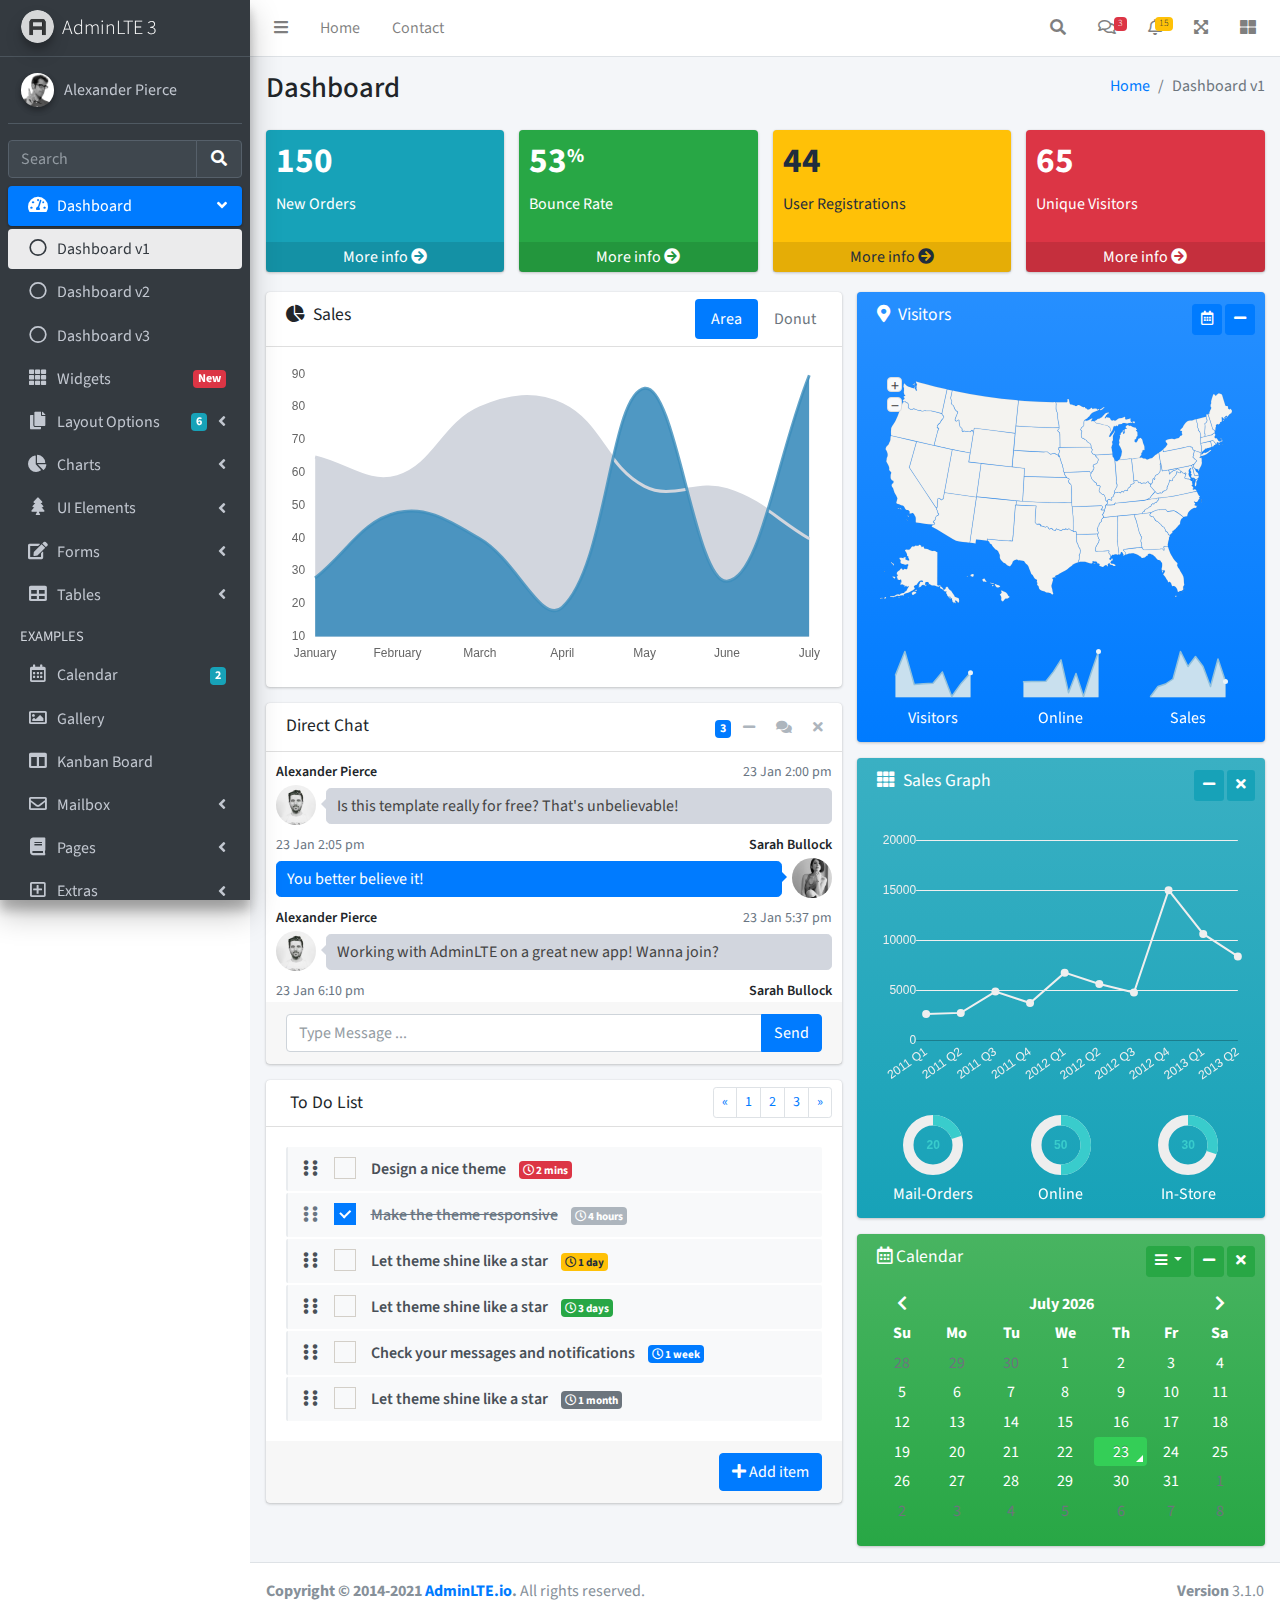
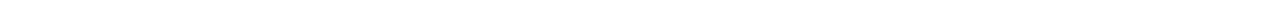
<file: admin/personas/index.html>
<!DOCTYPE html>
<html lang="en">
<head>
  <meta charset="utf-8">
  <meta name="viewport" content="width=device-width, initial-scale=1">
  <title>AdminLTE 3 | Dashboard</title>

  <!-- Google Font: Source Sans Pro -->
  <link rel="stylesheet" href="https://fonts.googleapis.com/css?family=Source+Sans+Pro:300,400,400i,700&display=fallback">
  <!-- Font Awesome -->
  <link rel="stylesheet" href="plugins/fontawesome-free/css/all.min.css">
  <!-- Ionicons -->
  <link rel="stylesheet" href="https://code.ionicframework.com/ionicons/2.0.1/css/ionicons.min.css">
  <!-- Tempusdominus Bootstrap 4 -->
  <link rel="stylesheet" href="plugins/tempusdominus-bootstrap-4/css/tempusdominus-bootstrap-4.min.css">
  <!-- iCheck -->
  <link rel="stylesheet" href="plugins/icheck-bootstrap/icheck-bootstrap.min.css">
  <!-- JQVMap -->
  <link rel="stylesheet" href="plugins/jqvmap/jqvmap.min.css">
  <!-- Theme style -->
  <link rel="stylesheet" href="dist/css/adminlte.min.css">
  <!-- overlayScrollbars -->
  <link rel="stylesheet" href="plugins/overlayScrollbars/css/OverlayScrollbars.min.css">
  <!-- Daterange picker -->
  <link rel="stylesheet" href="plugins/daterangepicker/daterangepicker.css">
  <!-- summernote -->
  <link rel="stylesheet" href="plugins/summernote/summernote-bs4.min.css">
</head>
<body class="hold-transition sidebar-mini layout-fixed">
<div class="wrapper">

  <!-- Preloader -->
  <div class="preloader flex-column justify-content-center align-items-center">
    <img class="animation__shake" src="dist/img/AdminLTELogo.png" alt="AdminLTELogo" height="60" width="60">
  </div>

  <!-- Navbar -->
  <nav class="main-header navbar navbar-expand navbar-white navbar-light">
    <!-- Left navbar links -->
    <ul class="navbar-nav">
      <li class="nav-item">
        <a class="nav-link" data-widget="pushmenu" href="#" role="button"><i class="fas fa-bars"></i></a>
      </li>
      <li class="nav-item d-none d-sm-inline-block">
        <a href="index3.html" class="nav-link">Home</a>
      </li>
      <li class="nav-item d-none d-sm-inline-block">
        <a href="#" class="nav-link">Contact</a>
      </li>
    </ul>

    <!-- Right navbar links -->
    <ul class="navbar-nav ml-auto">
      <!-- Navbar Search -->
      <li class="nav-item">
        <a class="nav-link" data-widget="navbar-search" href="#" role="button">
          <i class="fas fa-search"></i>
        </a>
        <div class="navbar-search-block">
          <form class="form-inline">
            <div class="input-group input-group-sm">
              <input class="form-control form-control-navbar" type="search" placeholder="Search" aria-label="Search">
              <div class="input-group-append">
                <button class="btn btn-navbar" type="submit">
                  <i class="fas fa-search"></i>
                </button>
                <button class="btn btn-navbar" type="button" data-widget="navbar-search">
                  <i class="fas fa-times"></i>
                </button>
              </div>
            </div>
          </form>
        </div>
      </li>

      <!-- Messages Dropdown Menu -->
      <li class="nav-item dropdown">
        <a class="nav-link" data-toggle="dropdown" href="#">
          <i class="far fa-comments"></i>
          <span class="badge badge-danger navbar-badge">3</span>
        </a>
        <div class="dropdown-menu dropdown-menu-lg dropdown-menu-right">
          <a href="#" class="dropdown-item">
            <!-- Message Start -->
            <div class="media">
              <img src="dist/img/user1-128x128.jpg" alt="User Avatar" class="img-size-50 mr-3 img-circle">
              <div class="media-body">
                <h3 class="dropdown-item-title">
                  Brad Diesel
                  <span class="float-right text-sm text-danger"><i class="fas fa-star"></i></span>
                </h3>
                <p class="text-sm">Call me whenever you can...</p>
                <p class="text-sm text-muted"><i class="far fa-clock mr-1"></i> 4 Hours Ago</p>
              </div>
            </div>
            <!-- Message End -->
          </a>
          <div class="dropdown-divider"></div>
          <a href="#" class="dropdown-item">
            <!-- Message Start -->
            <div class="media">
              <img src="dist/img/user8-128x128.jpg" alt="User Avatar" class="img-size-50 img-circle mr-3">
              <div class="media-body">
                <h3 class="dropdown-item-title">
                  John Pierce
                  <span class="float-right text-sm text-muted"><i class="fas fa-star"></i></span>
                </h3>
                <p class="text-sm">I got your message bro</p>
                <p class="text-sm text-muted"><i class="far fa-clock mr-1"></i> 4 Hours Ago</p>
              </div>
            </div>
            <!-- Message End -->
          </a>
          <div class="dropdown-divider"></div>
          <a href="#" class="dropdown-item">
            <!-- Message Start -->
            <div class="media">
              <img src="dist/img/user3-128x128.jpg" alt="User Avatar" class="img-size-50 img-circle mr-3">
              <div class="media-body">
                <h3 class="dropdown-item-title">
                  Nora Silvester
                  <span class="float-right text-sm text-warning"><i class="fas fa-star"></i></span>
                </h3>
                <p class="text-sm">The subject goes here</p>
                <p class="text-sm text-muted"><i class="far fa-clock mr-1"></i> 4 Hours Ago</p>
              </div>
            </div>
            <!-- Message End -->
          </a>
          <div class="dropdown-divider"></div>
          <a href="#" class="dropdown-item dropdown-footer">See All Messages</a>
        </div>
      </li>
      <!-- Notifications Dropdown Menu -->
      <li class="nav-item dropdown">
        <a class="nav-link" data-toggle="dropdown" href="#">
          <i class="far fa-bell"></i>
          <span class="badge badge-warning navbar-badge">15</span>
        </a>
        <div class="dropdown-menu dropdown-menu-lg dropdown-menu-right">
          <span class="dropdown-item dropdown-header">15 Notifications</span>
          <div class="dropdown-divider"></div>
          <a href="#" class="dropdown-item">
            <i class="fas fa-envelope mr-2"></i> 4 new messages
            <span class="float-right text-muted text-sm">3 mins</span>
          </a>
          <div class="dropdown-divider"></div>
          <a href="#" class="dropdown-item">
            <i class="fas fa-users mr-2"></i> 8 friend requests
            <span class="float-right text-muted text-sm">12 hours</span>
          </a>
          <div class="dropdown-divider"></div>
          <a href="#" class="dropdown-item">
            <i class="fas fa-file mr-2"></i> 3 new reports
            <span class="float-right text-muted text-sm">2 days</span>
          </a>
          <div class="dropdown-divider"></div>
          <a href="#" class="dropdown-item dropdown-footer">See All Notifications</a>
        </div>
      </li>
      <li class="nav-item">
        <a class="nav-link" data-widget="fullscreen" href="#" role="button">
          <i class="fas fa-expand-arrows-alt"></i>
        </a>
      </li>
      <li class="nav-item">
        <a class="nav-link" data-widget="control-sidebar" data-slide="true" href="#" role="button">
          <i class="fas fa-th-large"></i>
        </a>
      </li>
    </ul>
  </nav>
  <!-- /.navbar -->

  <!-- Main Sidebar Container -->
  <aside class="main-sidebar sidebar-dark-primary elevation-4">
    <!-- Brand Logo -->
    <a href="index3.html" class="brand-link">
      <img src="dist/img/AdminLTELogo.png" alt="AdminLTE Logo" class="brand-image img-circle elevation-3" style="opacity: .8">
      <span class="brand-text font-weight-light">AdminLTE 3</span>
    </a>

    <!-- Sidebar -->
    <div class="sidebar">
      <!-- Sidebar user panel (optional) -->
      <div class="user-panel mt-3 pb-3 mb-3 d-flex">
        <div class="image">
          <img src="dist/img/user2-160x160.jpg" class="img-circle elevation-2" alt="User Image">
        </div>
        <div class="info">
          <a href="#" class="d-block">Alexander Pierce</a>
        </div>
      </div>

      <!-- SidebarSearch Form -->
      <div class="form-inline">
        <div class="input-group" data-widget="sidebar-search">
          <input class="form-control form-control-sidebar" type="search" placeholder="Search" aria-label="Search">
          <div class="input-group-append">
            <button class="btn btn-sidebar">
              <i class="fas fa-search fa-fw"></i>
            </button>
          </div>
        </div>
      </div>

      <!-- Sidebar Menu -->
      <nav class="mt-2">
        <ul class="nav nav-pills nav-sidebar flex-column" data-widget="treeview" role="menu" data-accordion="false">
          <!-- Add icons to the links using the .nav-icon class
               with font-awesome or any other icon font library -->
          <li class="nav-item menu-open">
            <a href="#" class="nav-link active">
              <i class="nav-icon fas fa-tachometer-alt"></i>
              <p>
                Dashboard
                <i class="right fas fa-angle-left"></i>
              </p>
            </a>
            <ul class="nav nav-treeview">
              <li class="nav-item">
                <a href="./index.html" class="nav-link active">
                  <i class="far fa-circle nav-icon"></i>
                  <p>Dashboard v1</p>
                </a>
              </li>
              <li class="nav-item">
                <a href="./index2.html" class="nav-link">
                  <i class="far fa-circle nav-icon"></i>
                  <p>Dashboard v2</p>
                </a>
              </li>
              <li class="nav-item">
                <a href="./index3.html" class="nav-link">
                  <i class="far fa-circle nav-icon"></i>
                  <p>Dashboard v3</p>
                </a>
              </li>
            </ul>
          </li>
          <li class="nav-item">
            <a href="pages/widgets.html" class="nav-link">
              <i class="nav-icon fas fa-th"></i>
              <p>
                Widgets
                <span class="right badge badge-danger">New</span>
              </p>
            </a>
          </li>
          <li class="nav-item">
            <a href="#" class="nav-link">
              <i class="nav-icon fas fa-copy"></i>
              <p>
                Layout Options
                <i class="fas fa-angle-left right"></i>
                <span class="badge badge-info right">6</span>
              </p>
            </a>
            <ul class="nav nav-treeview">
              <li class="nav-item">
                <a href="pages/layout/top-nav.html" class="nav-link">
                  <i class="far fa-circle nav-icon"></i>
                  <p>Top Navigation</p>
                </a>
              </li>
              <li class="nav-item">
                <a href="pages/layout/top-nav-sidebar.html" class="nav-link">
                  <i class="far fa-circle nav-icon"></i>
                  <p>Top Navigation + Sidebar</p>
                </a>
              </li>
              <li class="nav-item">
                <a href="pages/layout/boxed.html" class="nav-link">
                  <i class="far fa-circle nav-icon"></i>
                  <p>Boxed</p>
                </a>
              </li>
              <li class="nav-item">
                <a href="pages/layout/fixed-sidebar.html" class="nav-link">
                  <i class="far fa-circle nav-icon"></i>
                  <p>Fixed Sidebar</p>
                </a>
              </li>
              <li class="nav-item">
                <a href="pages/layout/fixed-sidebar-custom.html" class="nav-link">
                  <i class="far fa-circle nav-icon"></i>
                  <p>Fixed Sidebar <small>+ Custom Area</small></p>
                </a>
              </li>
              <li class="nav-item">
                <a href="pages/layout/fixed-topnav.html" class="nav-link">
                  <i class="far fa-circle nav-icon"></i>
                  <p>Fixed Navbar</p>
                </a>
              </li>
              <li class="nav-item">
                <a href="pages/layout/fixed-footer.html" class="nav-link">
                  <i class="far fa-circle nav-icon"></i>
                  <p>Fixed Footer</p>
                </a>
              </li>
              <li class="nav-item">
                <a href="pages/layout/collapsed-sidebar.html" class="nav-link">
                  <i class="far fa-circle nav-icon"></i>
                  <p>Collapsed Sidebar</p>
                </a>
              </li>
            </ul>
          </li>
          <li class="nav-item">
            <a href="#" class="nav-link">
              <i class="nav-icon fas fa-chart-pie"></i>
              <p>
                Charts
                <i class="right fas fa-angle-left"></i>
              </p>
            </a>
            <ul class="nav nav-treeview">
              <li class="nav-item">
                <a href="pages/charts/chartjs.html" class="nav-link">
                  <i class="far fa-circle nav-icon"></i>
                  <p>ChartJS</p>
                </a>
              </li>
              <li class="nav-item">
                <a href="pages/charts/flot.html" class="nav-link">
                  <i class="far fa-circle nav-icon"></i>
                  <p>Flot</p>
                </a>
              </li>
              <li class="nav-item">
                <a href="pages/charts/inline.html" class="nav-link">
                  <i class="far fa-circle nav-icon"></i>
                  <p>Inline</p>
                </a>
              </li>
              <li class="nav-item">
                <a href="pages/charts/uplot.html" class="nav-link">
                  <i class="far fa-circle nav-icon"></i>
                  <p>uPlot</p>
                </a>
              </li>
            </ul>
          </li>
          <li class="nav-item">
            <a href="#" class="nav-link">
              <i class="nav-icon fas fa-tree"></i>
              <p>
                UI Elements
                <i class="fas fa-angle-left right"></i>
              </p>
            </a>
            <ul class="nav nav-treeview">
              <li class="nav-item">
                <a href="pages/UI/general.html" class="nav-link">
                  <i class="far fa-circle nav-icon"></i>
                  <p>General</p>
                </a>
              </li>
              <li class="nav-item">
                <a href="pages/UI/icons.html" class="nav-link">
                  <i class="far fa-circle nav-icon"></i>
                  <p>Icons</p>
                </a>
              </li>
              <li class="nav-item">
                <a href="pages/UI/buttons.html" class="nav-link">
                  <i class="far fa-circle nav-icon"></i>
                  <p>Buttons</p>
                </a>
              </li>
              <li class="nav-item">
                <a href="pages/UI/sliders.html" class="nav-link">
                  <i class="far fa-circle nav-icon"></i>
                  <p>Sliders</p>
                </a>
              </li>
              <li class="nav-item">
                <a href="pages/UI/modals.html" class="nav-link">
                  <i class="far fa-circle nav-icon"></i>
                  <p>Modals & Alerts</p>
                </a>
              </li>
              <li class="nav-item">
                <a href="pages/UI/navbar.html" class="nav-link">
                  <i class="far fa-circle nav-icon"></i>
                  <p>Navbar & Tabs</p>
                </a>
              </li>
              <li class="nav-item">
                <a href="pages/UI/timeline.html" class="nav-link">
                  <i class="far fa-circle nav-icon"></i>
                  <p>Timeline</p>
                </a>
              </li>
              <li class="nav-item">
                <a href="pages/UI/ribbons.html" class="nav-link">
                  <i class="far fa-circle nav-icon"></i>
                  <p>Ribbons</p>
                </a>
              </li>
            </ul>
          </li>
          <li class="nav-item">
            <a href="#" class="nav-link">
              <i class="nav-icon fas fa-edit"></i>
              <p>
                Forms
                <i class="fas fa-angle-left right"></i>
              </p>
            </a>
            <ul class="nav nav-treeview">
              <li class="nav-item">
                <a href="pages/forms/general.html" class="nav-link">
                  <i class="far fa-circle nav-icon"></i>
                  <p>General Elements</p>
                </a>
              </li>
              <li class="nav-item">
                <a href="pages/forms/advanced.html" class="nav-link">
                  <i class="far fa-circle nav-icon"></i>
                  <p>Advanced Elements</p>
                </a>
              </li>
              <li class="nav-item">
                <a href="pages/forms/editors.html" class="nav-link">
                  <i class="far fa-circle nav-icon"></i>
                  <p>Editors</p>
                </a>
              </li>
              <li class="nav-item">
                <a href="pages/forms/validation.html" class="nav-link">
                  <i class="far fa-circle nav-icon"></i>
                  <p>Validation</p>
                </a>
              </li>
            </ul>
          </li>
          <li class="nav-item">
            <a href="#" class="nav-link">
              <i class="nav-icon fas fa-table"></i>
              <p>
                Tables
                <i class="fas fa-angle-left right"></i>
              </p>
            </a>
            <ul class="nav nav-treeview">
              <li class="nav-item">
                <a href="pages/tables/simple.html" class="nav-link">
                  <i class="far fa-circle nav-icon"></i>
                  <p>Simple Tables</p>
                </a>
              </li>
              <li class="nav-item">
                <a href="pages/tables/data.html" class="nav-link">
                  <i class="far fa-circle nav-icon"></i>
                  <p>DataTables</p>
                </a>
              </li>
              <li class="nav-item">
                <a href="pages/tables/jsgrid.html" class="nav-link">
                  <i class="far fa-circle nav-icon"></i>
                  <p>jsGrid</p>
                </a>
              </li>
            </ul>
          </li>
          <li class="nav-header">EXAMPLES</li>
          <li class="nav-item">
            <a href="pages/calendar.html" class="nav-link">
              <i class="nav-icon far fa-calendar-alt"></i>
              <p>
                Calendar
                <span class="badge badge-info right">2</span>
              </p>
            </a>
          </li>
          <li class="nav-item">
            <a href="pages/gallery.html" class="nav-link">
              <i class="nav-icon far fa-image"></i>
              <p>
                Gallery
              </p>
            </a>
          </li>
          <li class="nav-item">
            <a href="pages/kanban.html" class="nav-link">
              <i class="nav-icon fas fa-columns"></i>
              <p>
                Kanban Board
              </p>
            </a>
          </li>
          <li class="nav-item">
            <a href="#" class="nav-link">
              <i class="nav-icon far fa-envelope"></i>
              <p>
                Mailbox
                <i class="fas fa-angle-left right"></i>
              </p>
            </a>
            <ul class="nav nav-treeview">
              <li class="nav-item">
                <a href="pages/mailbox/mailbox.html" class="nav-link">
                  <i class="far fa-circle nav-icon"></i>
                  <p>Inbox</p>
                </a>
              </li>
              <li class="nav-item">
                <a href="pages/mailbox/compose.html" class="nav-link">
                  <i class="far fa-circle nav-icon"></i>
                  <p>Compose</p>
                </a>
              </li>
              <li class="nav-item">
                <a href="pages/mailbox/read-mail.html" class="nav-link">
                  <i class="far fa-circle nav-icon"></i>
                  <p>Read</p>
                </a>
              </li>
            </ul>
          </li>
          <li class="nav-item">
            <a href="#" class="nav-link">
              <i class="nav-icon fas fa-book"></i>
              <p>
                Pages
                <i class="fas fa-angle-left right"></i>
              </p>
            </a>
            <ul class="nav nav-treeview">
              <li class="nav-item">
                <a href="pages/examples/invoice.html" class="nav-link">
                  <i class="far fa-circle nav-icon"></i>
                  <p>Invoice</p>
                </a>
              </li>
              <li class="nav-item">
                <a href="pages/examples/profile.html" class="nav-link">
                  <i class="far fa-circle nav-icon"></i>
                  <p>Profile</p>
                </a>
              </li>
              <li class="nav-item">
                <a href="pages/examples/e-commerce.html" class="nav-link">
                  <i class="far fa-circle nav-icon"></i>
                  <p>E-commerce</p>
                </a>
              </li>
              <li class="nav-item">
                <a href="pages/examples/projects.html" class="nav-link">
                  <i class="far fa-circle nav-icon"></i>
                  <p>Projects</p>
                </a>
              </li>
              <li class="nav-item">
                <a href="pages/examples/project-add.html" class="nav-link">
                  <i class="far fa-circle nav-icon"></i>
                  <p>Project Add</p>
                </a>
              </li>
              <li class="nav-item">
                <a href="pages/examples/project-edit.html" class="nav-link">
                  <i class="far fa-circle nav-icon"></i>
                  <p>Project Edit</p>
                </a>
              </li>
              <li class="nav-item">
                <a href="pages/examples/project-detail.html" class="nav-link">
                  <i class="far fa-circle nav-icon"></i>
                  <p>Project Detail</p>
                </a>
              </li>
              <li class="nav-item">
                <a href="pages/examples/contacts.html" class="nav-link">
                  <i class="far fa-circle nav-icon"></i>
                  <p>Contacts</p>
                </a>
              </li>
              <li class="nav-item">
                <a href="pages/examples/faq.html" class="nav-link">
                  <i class="far fa-circle nav-icon"></i>
                  <p>FAQ</p>
                </a>
              </li>
              <li class="nav-item">
                <a href="pages/examples/contact-us.html" class="nav-link">
                  <i class="far fa-circle nav-icon"></i>
                  <p>Contact us</p>
                </a>
              </li>
            </ul>
          </li>
          <li class="nav-item">
            <a href="#" class="nav-link">
              <i class="nav-icon far fa-plus-square"></i>
              <p>
                Extras
                <i class="fas fa-angle-left right"></i>
              </p>
            </a>
            <ul class="nav nav-treeview">
              <li class="nav-item">
                <a href="#" class="nav-link">
                  <i class="far fa-circle nav-icon"></i>
                  <p>
                    Login & Register v1
                    <i class="fas fa-angle-left right"></i>
                  </p>
                </a>
                <ul class="nav nav-treeview">
                  <li class="nav-item">
                    <a href="pages/examples/login.html" class="nav-link">
                      <i class="far fa-circle nav-icon"></i>
                      <p>Login v1</p>
                    </a>
                  </li>
                  <li class="nav-item">
                    <a href="pages/examples/register.html" class="nav-link">
                      <i class="far fa-circle nav-icon"></i>
                      <p>Register v1</p>
                    </a>
                  </li>
                  <li class="nav-item">
                    <a href="pages/examples/forgot-password.html" class="nav-link">
                      <i class="far fa-circle nav-icon"></i>
                      <p>Forgot Password v1</p>
                    </a>
                  </li>
                  <li class="nav-item">
                    <a href="pages/examples/recover-password.html" class="nav-link">
                      <i class="far fa-circle nav-icon"></i>
                      <p>Recover Password v1</p>
                    </a>
                  </li>
                </ul>
              </li>
              <li class="nav-item">
                <a href="#" class="nav-link">
                  <i class="far fa-circle nav-icon"></i>
                  <p>
                    Login & Register v2
                    <i class="fas fa-angle-left right"></i>
                  </p>
                </a>
                <ul class="nav nav-treeview">
                  <li class="nav-item">
                    <a href="pages/examples/login-v2.html" class="nav-link">
                      <i class="far fa-circle nav-icon"></i>
                      <p>Login v2</p>
                    </a>
                  </li>
                  <li class="nav-item">
                    <a href="pages/examples/register-v2.html" class="nav-link">
                      <i class="far fa-circle nav-icon"></i>
                      <p>Register v2</p>
                    </a>
                  </li>
                  <li class="nav-item">
                    <a href="pages/examples/forgot-password-v2.html" class="nav-link">
                      <i class="far fa-circle nav-icon"></i>
                      <p>Forgot Password v2</p>
                    </a>
                  </li>
                  <li class="nav-item">
                    <a href="pages/examples/recover-password-v2.html" class="nav-link">
                      <i class="far fa-circle nav-icon"></i>
                      <p>Recover Password v2</p>
                    </a>
                  </li>
                </ul>
              </li>
              <li class="nav-item">
                <a href="pages/examples/lockscreen.html" class="nav-link">
                  <i class="far fa-circle nav-icon"></i>
                  <p>Lockscreen</p>
                </a>
              </li>
              <li class="nav-item">
                <a href="pages/examples/legacy-user-menu.html" class="nav-link">
                  <i class="far fa-circle nav-icon"></i>
                  <p>Legacy User Menu</p>
                </a>
              </li>
              <li class="nav-item">
                <a href="pages/examples/language-menu.html" class="nav-link">
                  <i class="far fa-circle nav-icon"></i>
                  <p>Language Menu</p>
                </a>
              </li>
              <li class="nav-item">
                <a href="pages/examples/404.html" class="nav-link">
                  <i class="far fa-circle nav-icon"></i>
                  <p>Error 404</p>
                </a>
              </li>
              <li class="nav-item">
                <a href="pages/examples/500.html" class="nav-link">
                  <i class="far fa-circle nav-icon"></i>
                  <p>Error 500</p>
                </a>
              </li>
              <li class="nav-item">
                <a href="pages/examples/pace.html" class="nav-link">
                  <i class="far fa-circle nav-icon"></i>
                  <p>Pace</p>
                </a>
              </li>
              <li class="nav-item">
                <a href="pages/examples/blank.html" class="nav-link">
                  <i class="far fa-circle nav-icon"></i>
                  <p>Blank Page</p>
                </a>
              </li>
              <li class="nav-item">
                <a href="starter.html" class="nav-link">
                  <i class="far fa-circle nav-icon"></i>
                  <p>Starter Page</p>
                </a>
              </li>
            </ul>
          </li>
          <li class="nav-item">
            <a href="#" class="nav-link">
              <i class="nav-icon fas fa-search"></i>
              <p>
                Search
                <i class="fas fa-angle-left right"></i>
              </p>
            </a>
            <ul class="nav nav-treeview">
              <li class="nav-item">
                <a href="pages/search/simple.html" class="nav-link">
                  <i class="far fa-circle nav-icon"></i>
                  <p>Simple Search</p>
                </a>
              </li>
              <li class="nav-item">
                <a href="pages/search/enhanced.html" class="nav-link">
                  <i class="far fa-circle nav-icon"></i>
                  <p>Enhanced</p>
                </a>
              </li>
            </ul>
          </li>
          <li class="nav-header">MISCELLANEOUS</li>
          <li class="nav-item">
            <a href="iframe.html" class="nav-link">
              <i class="nav-icon fas fa-ellipsis-h"></i>
              <p>Tabbed IFrame Plugin</p>
            </a>
          </li>
          <li class="nav-item">
            <a href="https://adminlte.io/docs/3.1/" class="nav-link">
              <i class="nav-icon fas fa-file"></i>
              <p>Documentation</p>
            </a>
          </li>
          <li class="nav-header">MULTI LEVEL EXAMPLE</li>
          <li class="nav-item">
            <a href="#" class="nav-link">
              <i class="fas fa-circle nav-icon"></i>
              <p>Level 1</p>
            </a>
          </li>
          <li class="nav-item">
            <a href="#" class="nav-link">
              <i class="nav-icon fas fa-circle"></i>
              <p>
                Level 1
                <i class="right fas fa-angle-left"></i>
              </p>
            </a>
            <ul class="nav nav-treeview">
              <li class="nav-item">
                <a href="#" class="nav-link">
                  <i class="far fa-circle nav-icon"></i>
                  <p>Level 2</p>
                </a>
              </li>
              <li class="nav-item">
                <a href="#" class="nav-link">
                  <i class="far fa-circle nav-icon"></i>
                  <p>
                    Level 2
                    <i class="right fas fa-angle-left"></i>
                  </p>
                </a>
                <ul class="nav nav-treeview">
                  <li class="nav-item">
                    <a href="#" class="nav-link">
                      <i class="far fa-dot-circle nav-icon"></i>
                      <p>Level 3</p>
                    </a>
                  </li>
                  <li class="nav-item">
                    <a href="#" class="nav-link">
                      <i class="far fa-dot-circle nav-icon"></i>
                      <p>Level 3</p>
                    </a>
                  </li>
                  <li class="nav-item">
                    <a href="#" class="nav-link">
                      <i class="far fa-dot-circle nav-icon"></i>
                      <p>Level 3</p>
                    </a>
                  </li>
                </ul>
              </li>
              <li class="nav-item">
                <a href="#" class="nav-link">
                  <i class="far fa-circle nav-icon"></i>
                  <p>Level 2</p>
                </a>
              </li>
            </ul>
          </li>
          <li class="nav-item">
            <a href="#" class="nav-link">
              <i class="fas fa-circle nav-icon"></i>
              <p>Level 1</p>
            </a>
          </li>
          <li class="nav-header">LABELS</li>
          <li class="nav-item">
            <a href="#" class="nav-link">
              <i class="nav-icon far fa-circle text-danger"></i>
              <p class="text">Important</p>
            </a>
          </li>
          <li class="nav-item">
            <a href="#" class="nav-link">
              <i class="nav-icon far fa-circle text-warning"></i>
              <p>Warning</p>
            </a>
          </li>
          <li class="nav-item">
            <a href="#" class="nav-link">
              <i class="nav-icon far fa-circle text-info"></i>
              <p>Informational</p>
            </a>
          </li>
        </ul>
      </nav>
      <!-- /.sidebar-menu -->
    </div>
    <!-- /.sidebar -->
  </aside>

  <!-- Content Wrapper. Contains page content -->
  <div class="content-wrapper">
    <!-- Content Header (Page header) -->
    <div class="content-header">
      <div class="container-fluid">
        <div class="row mb-2">
          <div class="col-sm-6">
            <h1 class="m-0">Dashboard</h1>
          </div><!-- /.col -->
          <div class="col-sm-6">
            <ol class="breadcrumb float-sm-right">
              <li class="breadcrumb-item"><a href="#">Home</a></li>
              <li class="breadcrumb-item active">Dashboard v1</li>
            </ol>
          </div><!-- /.col -->
        </div><!-- /.row -->
      </div><!-- /.container-fluid -->
    </div>
    <!-- /.content-header -->

    <!-- Main content -->
    <section class="content">
      <div class="container-fluid">
        <!-- Small boxes (Stat box) -->
        <div class="row">
          <div class="col-lg-3 col-6">
            <!-- small box -->
            <div class="small-box bg-info">
              <div class="inner">
                <h3>150</h3>

                <p>New Orders</p>
              </div>
              <div class="icon">
                <i class="ion ion-bag"></i>
              </div>
              <a href="#" class="small-box-footer">More info <i class="fas fa-arrow-circle-right"></i></a>
            </div>
          </div>
          <!-- ./col -->
          <div class="col-lg-3 col-6">
            <!-- small box -->
            <div class="small-box bg-success">
              <div class="inner">
                <h3>53<sup style="font-size: 20px">%</sup></h3>

                <p>Bounce Rate</p>
              </div>
              <div class="icon">
                <i class="ion ion-stats-bars"></i>
              </div>
              <a href="#" class="small-box-footer">More info <i class="fas fa-arrow-circle-right"></i></a>
            </div>
          </div>
          <!-- ./col -->
          <div class="col-lg-3 col-6">
            <!-- small box -->
            <div class="small-box bg-warning">
              <div class="inner">
                <h3>44</h3>

                <p>User Registrations</p>
              </div>
              <div class="icon">
                <i class="ion ion-person-add"></i>
              </div>
              <a href="#" class="small-box-footer">More info <i class="fas fa-arrow-circle-right"></i></a>
            </div>
          </div>
          <!-- ./col -->
          <div class="col-lg-3 col-6">
            <!-- small box -->
            <div class="small-box bg-danger">
              <div class="inner">
                <h3>65</h3>

                <p>Unique Visitors</p>
              </div>
              <div class="icon">
                <i class="ion ion-pie-graph"></i>
              </div>
              <a href="#" class="small-box-footer">More info <i class="fas fa-arrow-circle-right"></i></a>
            </div>
          </div>
          <!-- ./col -->
        </div>
        <!-- /.row -->
        <!-- Main row -->
        <div class="row">
          <!-- Left col -->
          <section class="col-lg-7 connectedSortable">
            <!-- Custom tabs (Charts with tabs)-->
            <div class="card">
              <div class="card-header">
                <h3 class="card-title">
                  <i class="fas fa-chart-pie mr-1"></i>
                  Sales
                </h3>
                <div class="card-tools">
                  <ul class="nav nav-pills ml-auto">
                    <li class="nav-item">
                      <a class="nav-link active" href="#revenue-chart" data-toggle="tab">Area</a>
                    </li>
                    <li class="nav-item">
                      <a class="nav-link" href="#sales-chart" data-toggle="tab">Donut</a>
                    </li>
                  </ul>
                </div>
              </div><!-- /.card-header -->
              <div class="card-body">
                <div class="tab-content p-0">
                  <!-- Morris chart - Sales -->
                  <div class="chart tab-pane active" id="revenue-chart"
                       style="position: relative; height: 300px;">
                      <canvas id="revenue-chart-canvas" height="300" style="height: 300px;"></canvas>
                   </div>
                  <div class="chart tab-pane" id="sales-chart" style="position: relative; height: 300px;">
                    <canvas id="sales-chart-canvas" height="300" style="height: 300px;"></canvas>
                  </div>
                </div>
              </div><!-- /.card-body -->
            </div>
            <!-- /.card -->

            <!-- DIRECT CHAT -->
            <div class="card direct-chat direct-chat-primary">
              <div class="card-header">
                <h3 class="card-title">Direct Chat</h3>

                <div class="card-tools">
                  <span title="3 New Messages" class="badge badge-primary">3</span>
                  <button type="button" class="btn btn-tool" data-card-widget="collapse">
                    <i class="fas fa-minus"></i>
                  </button>
                  <button type="button" class="btn btn-tool" title="Contacts" data-widget="chat-pane-toggle">
                    <i class="fas fa-comments"></i>
                  </button>
                  <button type="button" class="btn btn-tool" data-card-widget="remove">
                    <i class="fas fa-times"></i>
                  </button>
                </div>
              </div>
              <!-- /.card-header -->
              <div class="card-body">
                <!-- Conversations are loaded here -->
                <div class="direct-chat-messages">
                  <!-- Message. Default to the left -->
                  <div class="direct-chat-msg">
                    <div class="direct-chat-infos clearfix">
                      <span class="direct-chat-name float-left">Alexander Pierce</span>
                      <span class="direct-chat-timestamp float-right">23 Jan 2:00 pm</span>
                    </div>
                    <!-- /.direct-chat-infos -->
                    <img class="direct-chat-img" src="dist/img/user1-128x128.jpg" alt="message user image">
                    <!-- /.direct-chat-img -->
                    <div class="direct-chat-text">
                      Is this template really for free? That's unbelievable!
                    </div>
                    <!-- /.direct-chat-text -->
                  </div>
                  <!-- /.direct-chat-msg -->

                  <!-- Message to the right -->
                  <div class="direct-chat-msg right">
                    <div class="direct-chat-infos clearfix">
                      <span class="direct-chat-name float-right">Sarah Bullock</span>
                      <span class="direct-chat-timestamp float-left">23 Jan 2:05 pm</span>
                    </div>
                    <!-- /.direct-chat-infos -->
                    <img class="direct-chat-img" src="dist/img/user3-128x128.jpg" alt="message user image">
                    <!-- /.direct-chat-img -->
                    <div class="direct-chat-text">
                      You better believe it!
                    </div>
                    <!-- /.direct-chat-text -->
                  </div>
                  <!-- /.direct-chat-msg -->

                  <!-- Message. Default to the left -->
                  <div class="direct-chat-msg">
                    <div class="direct-chat-infos clearfix">
                      <span class="direct-chat-name float-left">Alexander Pierce</span>
                      <span class="direct-chat-timestamp float-right">23 Jan 5:37 pm</span>
                    </div>
                    <!-- /.direct-chat-infos -->
                    <img class="direct-chat-img" src="dist/img/user1-128x128.jpg" alt="message user image">
                    <!-- /.direct-chat-img -->
                    <div class="direct-chat-text">
                      Working with AdminLTE on a great new app! Wanna join?
                    </div>
                    <!-- /.direct-chat-text -->
                  </div>
                  <!-- /.direct-chat-msg -->

                  <!-- Message to the right -->
                  <div class="direct-chat-msg right">
                    <div class="direct-chat-infos clearfix">
                      <span class="direct-chat-name float-right">Sarah Bullock</span>
                      <span class="direct-chat-timestamp float-left">23 Jan 6:10 pm</span>
                    </div>
                    <!-- /.direct-chat-infos -->
                    <img class="direct-chat-img" src="dist/img/user3-128x128.jpg" alt="message user image">
                    <!-- /.direct-chat-img -->
                    <div class="direct-chat-text">
                      I would love to.
                    </div>
                    <!-- /.direct-chat-text -->
                  </div>
                  <!-- /.direct-chat-msg -->

                </div>
                <!--/.direct-chat-messages-->

                <!-- Contacts are loaded here -->
                <div class="direct-chat-contacts">
                  <ul class="contacts-list">
                    <li>
                      <a href="#">
                        <img class="contacts-list-img" src="dist/img/user1-128x128.jpg" alt="User Avatar">

                        <div class="contacts-list-info">
                          <span class="contacts-list-name">
                            Count Dracula
                            <small class="contacts-list-date float-right">2/28/2015</small>
                          </span>
                          <span class="contacts-list-msg">How have you been? I was...</span>
                        </div>
                        <!-- /.contacts-list-info -->
                      </a>
                    </li>
                    <!-- End Contact Item -->
                    <li>
                      <a href="#">
                        <img class="contacts-list-img" src="dist/img/user7-128x128.jpg" alt="User Avatar">

                        <div class="contacts-list-info">
                          <span class="contacts-list-name">
                            Sarah Doe
                            <small class="contacts-list-date float-right">2/23/2015</small>
                          </span>
                          <span class="contacts-list-msg">I will be waiting for...</span>
                        </div>
                        <!-- /.contacts-list-info -->
                      </a>
                    </li>
                    <!-- End Contact Item -->
                    <li>
                      <a href="#">
                        <img class="contacts-list-img" src="dist/img/user3-128x128.jpg" alt="User Avatar">

                        <div class="contacts-list-info">
                          <span class="contacts-list-name">
                            Nadia Jolie
                            <small class="contacts-list-date float-right">2/20/2015</small>
                          </span>
                          <span class="contacts-list-msg">I'll call you back at...</span>
                        </div>
                        <!-- /.contacts-list-info -->
                      </a>
                    </li>
                    <!-- End Contact Item -->
                    <li>
                      <a href="#">
                        <img class="contacts-list-img" src="dist/img/user5-128x128.jpg" alt="User Avatar">

                        <div class="contacts-list-info">
                          <span class="contacts-list-name">
                            Nora S. Vans
                            <small class="contacts-list-date float-right">2/10/2015</small>
                          </span>
                          <span class="contacts-list-msg">Where is your new...</span>
                        </div>
                        <!-- /.contacts-list-info -->
                      </a>
                    </li>
                    <!-- End Contact Item -->
                    <li>
                      <a href="#">
                        <img class="contacts-list-img" src="dist/img/user6-128x128.jpg" alt="User Avatar">

                        <div class="contacts-list-info">
                          <span class="contacts-list-name">
                            John K.
                            <small class="contacts-list-date float-right">1/27/2015</small>
                          </span>
                          <span class="contacts-list-msg">Can I take a look at...</span>
                        </div>
                        <!-- /.contacts-list-info -->
                      </a>
                    </li>
                    <!-- End Contact Item -->
                    <li>
                      <a href="#">
                        <img class="contacts-list-img" src="dist/img/user8-128x128.jpg" alt="User Avatar">

                        <div class="contacts-list-info">
                          <span class="contacts-list-name">
                            Kenneth M.
                            <small class="contacts-list-date float-right">1/4/2015</small>
                          </span>
                          <span class="contacts-list-msg">Never mind I found...</span>
                        </div>
                        <!-- /.contacts-list-info -->
                      </a>
                    </li>
                    <!-- End Contact Item -->
                  </ul>
                  <!-- /.contacts-list -->
                </div>
                <!-- /.direct-chat-pane -->
              </div>
              <!-- /.card-body -->
              <div class="card-footer">
                <form action="#" method="post">
                  <div class="input-group">
                    <input type="text" name="message" placeholder="Type Message ..." class="form-control">
                    <span class="input-group-append">
                      <button type="button" class="btn btn-primary">Send</button>
                    </span>
                  </div>
                </form>
              </div>
              <!-- /.card-footer-->
            </div>
            <!--/.direct-chat -->

            <!-- TO DO List -->
            <div class="card">
              <div class="card-header">
                <h3 class="card-title">
                  <i class="ion ion-clipboard mr-1"></i>
                  To Do List
                </h3>

                <div class="card-tools">
                  <ul class="pagination pagination-sm">
                    <li class="page-item"><a href="#" class="page-link">&laquo;</a></li>
                    <li class="page-item"><a href="#" class="page-link">1</a></li>
                    <li class="page-item"><a href="#" class="page-link">2</a></li>
                    <li class="page-item"><a href="#" class="page-link">3</a></li>
                    <li class="page-item"><a href="#" class="page-link">&raquo;</a></li>
                  </ul>
                </div>
              </div>
              <!-- /.card-header -->
              <div class="card-body">
                <ul class="todo-list" data-widget="todo-list">
                  <li>
                    <!-- drag handle -->
                    <span class="handle">
                      <i class="fas fa-ellipsis-v"></i>
                      <i class="fas fa-ellipsis-v"></i>
                    </span>
                    <!-- checkbox -->
                    <div  class="icheck-primary d-inline ml-2">
                      <input type="checkbox" value="" name="todo1" id="todoCheck1">
                      <label for="todoCheck1"></label>
                    </div>
                    <!-- todo text -->
                    <span class="text">Design a nice theme</span>
                    <!-- Emphasis label -->
                    <small class="badge badge-danger"><i class="far fa-clock"></i> 2 mins</small>
                    <!-- General tools such as edit or delete-->
                    <div class="tools">
                      <i class="fas fa-edit"></i>
                      <i class="fas fa-trash-o"></i>
                    </div>
                  </li>
                  <li>
                    <span class="handle">
                      <i class="fas fa-ellipsis-v"></i>
                      <i class="fas fa-ellipsis-v"></i>
                    </span>
                    <div  class="icheck-primary d-inline ml-2">
                      <input type="checkbox" value="" name="todo2" id="todoCheck2" checked>
                      <label for="todoCheck2"></label>
                    </div>
                    <span class="text">Make the theme responsive</span>
                    <small class="badge badge-info"><i class="far fa-clock"></i> 4 hours</small>
                    <div class="tools">
                      <i class="fas fa-edit"></i>
                      <i class="fas fa-trash-o"></i>
                    </div>
                  </li>
                  <li>
                    <span class="handle">
                      <i class="fas fa-ellipsis-v"></i>
                      <i class="fas fa-ellipsis-v"></i>
                    </span>
                    <div  class="icheck-primary d-inline ml-2">
                      <input type="checkbox" value="" name="todo3" id="todoCheck3">
                      <label for="todoCheck3"></label>
                    </div>
                    <span class="text">Let theme shine like a star</span>
                    <small class="badge badge-warning"><i class="far fa-clock"></i> 1 day</small>
                    <div class="tools">
                      <i class="fas fa-edit"></i>
                      <i class="fas fa-trash-o"></i>
                    </div>
                  </li>
                  <li>
                    <span class="handle">
                      <i class="fas fa-ellipsis-v"></i>
                      <i class="fas fa-ellipsis-v"></i>
                    </span>
                    <div  class="icheck-primary d-inline ml-2">
                      <input type="checkbox" value="" name="todo4" id="todoCheck4">
                      <label for="todoCheck4"></label>
                    </div>
                    <span class="text">Let theme shine like a star</span>
                    <small class="badge badge-success"><i class="far fa-clock"></i> 3 days</small>
                    <div class="tools">
                      <i class="fas fa-edit"></i>
                      <i class="fas fa-trash-o"></i>
                    </div>
                  </li>
                  <li>
                    <span class="handle">
                      <i class="fas fa-ellipsis-v"></i>
                      <i class="fas fa-ellipsis-v"></i>
                    </span>
                    <div  class="icheck-primary d-inline ml-2">
                      <input type="checkbox" value="" name="todo5" id="todoCheck5">
                      <label for="todoCheck5"></label>
                    </div>
                    <span class="text">Check your messages and notifications</span>
                    <small class="badge badge-primary"><i class="far fa-clock"></i> 1 week</small>
                    <div class="tools">
                      <i class="fas fa-edit"></i>
                      <i class="fas fa-trash-o"></i>
                    </div>
                  </li>
                  <li>
                    <span class="handle">
                      <i class="fas fa-ellipsis-v"></i>
                      <i class="fas fa-ellipsis-v"></i>
                    </span>
                    <div  class="icheck-primary d-inline ml-2">
                      <input type="checkbox" value="" name="todo6" id="todoCheck6">
                      <label for="todoCheck6"></label>
                    </div>
                    <span class="text">Let theme shine like a star</span>
                    <small class="badge badge-secondary"><i class="far fa-clock"></i> 1 month</small>
                    <div class="tools">
                      <i class="fas fa-edit"></i>
                      <i class="fas fa-trash-o"></i>
                    </div>
                  </li>
                </ul>
              </div>
              <!-- /.card-body -->
              <div class="card-footer clearfix">
                <button type="button" class="btn btn-primary float-right"><i class="fas fa-plus"></i> Add item</button>
              </div>
            </div>
            <!-- /.card -->
          </section>
          <!-- /.Left col -->
          <!-- right col (We are only adding the ID to make the widgets sortable)-->
          <section class="col-lg-5 connectedSortable">

            <!-- Map card -->
            <div class="card bg-gradient-primary">
              <div class="card-header border-0">
                <h3 class="card-title">
                  <i class="fas fa-map-marker-alt mr-1"></i>
                  Visitors
                </h3>
                <!-- card tools -->
                <div class="card-tools">
                  <button type="button" class="btn btn-primary btn-sm daterange" title="Date range">
                    <i class="far fa-calendar-alt"></i>
                  </button>
                  <button type="button" class="btn btn-primary btn-sm" data-card-widget="collapse" title="Collapse">
                    <i class="fas fa-minus"></i>
                  </button>
                </div>
                <!-- /.card-tools -->
              </div>
              <div class="card-body">
                <div id="world-map" style="height: 250px; width: 100%;"></div>
              </div>
              <!-- /.card-body-->
              <div class="card-footer bg-transparent">
                <div class="row">
                  <div class="col-4 text-center">
                    <div id="sparkline-1"></div>
                    <div class="text-white">Visitors</div>
                  </div>
                  <!-- ./col -->
                  <div class="col-4 text-center">
                    <div id="sparkline-2"></div>
                    <div class="text-white">Online</div>
                  </div>
                  <!-- ./col -->
                  <div class="col-4 text-center">
                    <div id="sparkline-3"></div>
                    <div class="text-white">Sales</div>
                  </div>
                  <!-- ./col -->
                </div>
                <!-- /.row -->
              </div>
            </div>
            <!-- /.card -->

            <!-- solid sales graph -->
            <div class="card bg-gradient-info">
              <div class="card-header border-0">
                <h3 class="card-title">
                  <i class="fas fa-th mr-1"></i>
                  Sales Graph
                </h3>

                <div class="card-tools">
                  <button type="button" class="btn bg-info btn-sm" data-card-widget="collapse">
                    <i class="fas fa-minus"></i>
                  </button>
                  <button type="button" class="btn bg-info btn-sm" data-card-widget="remove">
                    <i class="fas fa-times"></i>
                  </button>
                </div>
              </div>
              <div class="card-body">
                <canvas class="chart" id="line-chart" style="min-height: 250px; height: 250px; max-height: 250px; max-width: 100%;"></canvas>
              </div>
              <!-- /.card-body -->
              <div class="card-footer bg-transparent">
                <div class="row">
                  <div class="col-4 text-center">
                    <input type="text" class="knob" data-readonly="true" value="20" data-width="60" data-height="60"
                           data-fgColor="#39CCCC">

                    <div class="text-white">Mail-Orders</div>
                  </div>
                  <!-- ./col -->
                  <div class="col-4 text-center">
                    <input type="text" class="knob" data-readonly="true" value="50" data-width="60" data-height="60"
                           data-fgColor="#39CCCC">

                    <div class="text-white">Online</div>
                  </div>
                  <!-- ./col -->
                  <div class="col-4 text-center">
                    <input type="text" class="knob" data-readonly="true" value="30" data-width="60" data-height="60"
                           data-fgColor="#39CCCC">

                    <div class="text-white">In-Store</div>
                  </div>
                  <!-- ./col -->
                </div>
                <!-- /.row -->
              </div>
              <!-- /.card-footer -->
            </div>
            <!-- /.card -->

            <!-- Calendar -->
            <div class="card bg-gradient-success">
              <div class="card-header border-0">

                <h3 class="card-title">
                  <i class="far fa-calendar-alt"></i>
                  Calendar
                </h3>
                <!-- tools card -->
                <div class="card-tools">
                  <!-- button with a dropdown -->
                  <div class="btn-group">
                    <button type="button" class="btn btn-success btn-sm dropdown-toggle" data-toggle="dropdown" data-offset="-52">
                      <i class="fas fa-bars"></i>
                    </button>
                    <div class="dropdown-menu" role="menu">
                      <a href="#" class="dropdown-item">Add new event</a>
                      <a href="#" class="dropdown-item">Clear events</a>
                      <div class="dropdown-divider"></div>
                      <a href="#" class="dropdown-item">View calendar</a>
                    </div>
                  </div>
                  <button type="button" class="btn btn-success btn-sm" data-card-widget="collapse">
                    <i class="fas fa-minus"></i>
                  </button>
                  <button type="button" class="btn btn-success btn-sm" data-card-widget="remove">
                    <i class="fas fa-times"></i>
                  </button>
                </div>
                <!-- /. tools -->
              </div>
              <!-- /.card-header -->
              <div class="card-body pt-0">
                <!--The calendar -->
                <div id="calendar" style="width: 100%"></div>
              </div>
              <!-- /.card-body -->
            </div>
            <!-- /.card -->
          </section>
          <!-- right col -->
        </div>
        <!-- /.row (main row) -->
      </div><!-- /.container-fluid -->
    </section>
    <!-- /.content -->
  </div>
  <!-- /.content-wrapper -->
  <footer class="main-footer">
    <strong>Copyright &copy; 2014-2021 <a href="https://adminlte.io">AdminLTE.io</a>.</strong>
    All rights reserved.
    <div class="float-right d-none d-sm-inline-block">
      <b>Version</b> 3.1.0
    </div>
  </footer>

  <!-- Control Sidebar -->
  <aside class="control-sidebar control-sidebar-dark">
    <!-- Control sidebar content goes here -->
  </aside>
  <!-- /.control-sidebar -->
</div>
<!-- ./wrapper -->

<!-- jQuery -->
<script src="plugins/jquery/jquery.min.js"></script>
<!-- jQuery UI 1.11.4 -->
<script src="plugins/jquery-ui/jquery-ui.min.js"></script>
<!-- Resolve conflict in jQuery UI tooltip with Bootstrap tooltip -->
<script>
  $.widget.bridge('uibutton', $.ui.button)
</script>
<!-- Bootstrap 4 -->
<script src="plugins/bootstrap/js/bootstrap.bundle.min.js"></script>
<!-- ChartJS -->
<script src="plugins/chart.js/Chart.min.js"></script>
<!-- Sparkline -->
<script src="plugins/sparklines/sparkline.js"></script>
<!-- JQVMap -->
<script src="plugins/jqvmap/jquery.vmap.min.js"></script>
<script src="plugins/jqvmap/maps/jquery.vmap.usa.js"></script>
<!-- jQuery Knob Chart -->
<script src="plugins/jquery-knob/jquery.knob.min.js"></script>
<!-- daterangepicker -->
<script src="plugins/moment/moment.min.js"></script>
<script src="plugins/daterangepicker/daterangepicker.js"></script>
<!-- Tempusdominus Bootstrap 4 -->
<script src="plugins/tempusdominus-bootstrap-4/js/tempusdominus-bootstrap-4.min.js"></script>
<!-- Summernote -->
<script src="plugins/summernote/summernote-bs4.min.js"></script>
<!-- overlayScrollbars -->
<script src="plugins/overlayScrollbars/js/jquery.overlayScrollbars.min.js"></script>
<!-- AdminLTE App -->
<script src="dist/js/adminlte.js"></script>
<!-- AdminLTE for demo purposes -->
<script src="dist/js/demo.js"></script>
<!-- AdminLTE dashboard demo (This is only for demo purposes) -->
<script src="dist/js/pages/dashboard.js"></script>
</body>
</html>
</file>
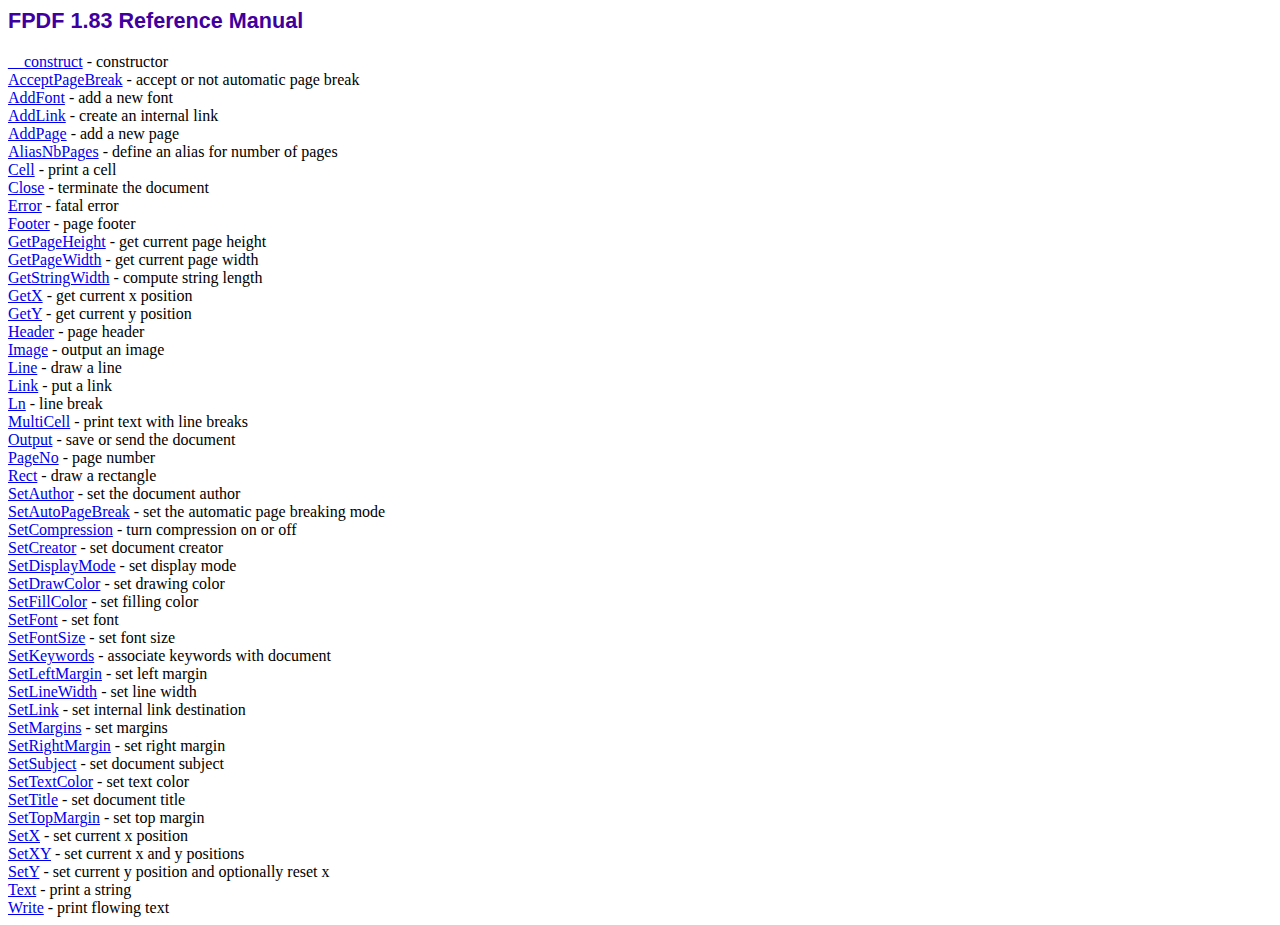
<file: Pdf/doc/index.htm>
<!DOCTYPE html PUBLIC "-//W3C//DTD HTML 4.01 Transitional//EN">
<html>
<head>
<meta http-equiv="Content-Type" content="text/html; charset=ISO-8859-1">
<title>FPDF 1.83 Reference Manual</title>
<link type="text/css" rel="stylesheet" href="../fpdf.css">
</head>
<body>
<h1>FPDF 1.83 Reference Manual</h1>
<a href="__construct.htm">__construct</a> - constructor<br>
<a href="acceptpagebreak.htm">AcceptPageBreak</a> - accept or not automatic page break<br>
<a href="addfont.htm">AddFont</a> - add a new font<br>
<a href="addlink.htm">AddLink</a> - create an internal link<br>
<a href="addpage.htm">AddPage</a> - add a new page<br>
<a href="aliasnbpages.htm">AliasNbPages</a> - define an alias for number of pages<br>
<a href="cell.htm">Cell</a> - print a cell<br>
<a href="close.htm">Close</a> - terminate the document<br>
<a href="error.htm">Error</a> - fatal error<br>
<a href="footer.htm">Footer</a> - page footer<br>
<a href="getpageheight.htm">GetPageHeight</a> - get current page height<br>
<a href="getpagewidth.htm">GetPageWidth</a> - get current page width<br>
<a href="getstringwidth.htm">GetStringWidth</a> - compute string length<br>
<a href="getx.htm">GetX</a> - get current x position<br>
<a href="gety.htm">GetY</a> - get current y position<br>
<a href="header.htm">Header</a> - page header<br>
<a href="image.htm">Image</a> - output an image<br>
<a href="line.htm">Line</a> - draw a line<br>
<a href="link.htm">Link</a> - put a link<br>
<a href="ln.htm">Ln</a> - line break<br>
<a href="multicell.htm">MultiCell</a> - print text with line breaks<br>
<a href="output.htm">Output</a> - save or send the document<br>
<a href="pageno.htm">PageNo</a> - page number<br>
<a href="rect.htm">Rect</a> - draw a rectangle<br>
<a href="setauthor.htm">SetAuthor</a> - set the document author<br>
<a href="setautopagebreak.htm">SetAutoPageBreak</a> - set the automatic page breaking mode<br>
<a href="setcompression.htm">SetCompression</a> - turn compression on or off<br>
<a href="setcreator.htm">SetCreator</a> - set document creator<br>
<a href="setdisplaymode.htm">SetDisplayMode</a> - set display mode<br>
<a href="setdrawcolor.htm">SetDrawColor</a> - set drawing color<br>
<a href="setfillcolor.htm">SetFillColor</a> - set filling color<br>
<a href="setfont.htm">SetFont</a> - set font<br>
<a href="setfontsize.htm">SetFontSize</a> - set font size<br>
<a href="setkeywords.htm">SetKeywords</a> - associate keywords with document<br>
<a href="setleftmargin.htm">SetLeftMargin</a> - set left margin<br>
<a href="setlinewidth.htm">SetLineWidth</a> - set line width<br>
<a href="setlink.htm">SetLink</a> - set internal link destination<br>
<a href="setmargins.htm">SetMargins</a> - set margins<br>
<a href="setrightmargin.htm">SetRightMargin</a> - set right margin<br>
<a href="setsubject.htm">SetSubject</a> - set document subject<br>
<a href="settextcolor.htm">SetTextColor</a> - set text color<br>
<a href="settitle.htm">SetTitle</a> - set document title<br>
<a href="settopmargin.htm">SetTopMargin</a> - set top margin<br>
<a href="setx.htm">SetX</a> - set current x position<br>
<a href="setxy.htm">SetXY</a> - set current x and y positions<br>
<a href="sety.htm">SetY</a> - set current y position and optionally reset x<br>
<a href="text.htm">Text</a> - print a string<br>
<a href="write.htm">Write</a> - print flowing text<br>
</body>
</html>
</file>
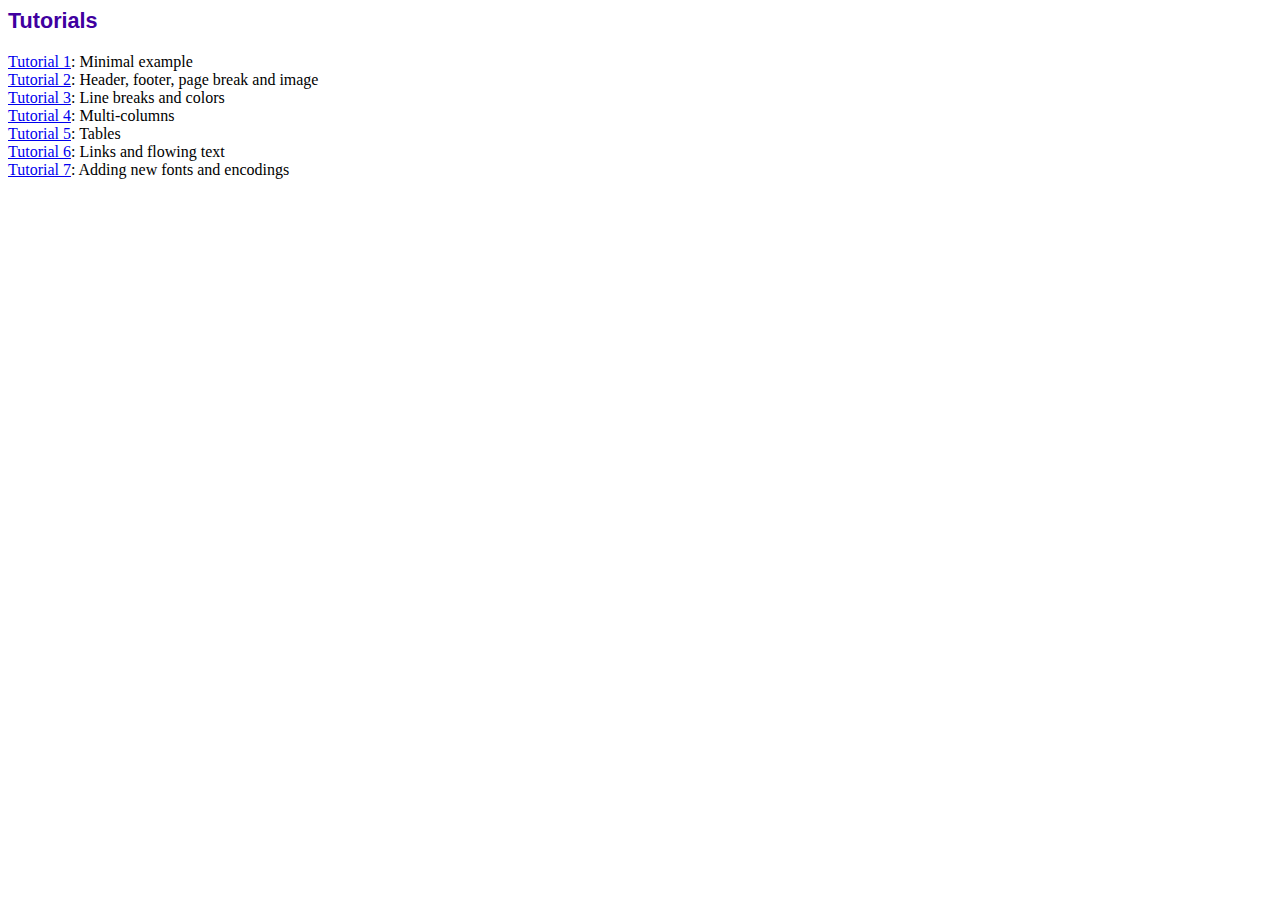
<file: Pdf/tutorial/index.htm>
<!DOCTYPE html PUBLIC "-//W3C//DTD HTML 4.01 Transitional//EN">
<html>
<head>
<meta http-equiv="Content-Type" content="text/html; charset=ISO-8859-1">
<title>Tutorials</title>
<link type="text/css" rel="stylesheet" href="../fpdf.css">
</head>
<body>
<h1>Tutorials</h1>
<ul style="list-style-type:none; margin-left:0; padding-left:0">
<li><a href="tuto1.htm">Tutorial 1</a>: Minimal example</li>
<li><a href="tuto2.htm">Tutorial 2</a>: Header, footer, page break and image</li>
<li><a href="tuto3.htm">Tutorial 3</a>: Line breaks and colors</li>
<li><a href="tuto4.htm">Tutorial 4</a>: Multi-columns</li>
<li><a href="tuto5.htm">Tutorial 5</a>: Tables</li>
<li><a href="tuto6.htm">Tutorial 6</a>: Links and flowing text</li>
<li><a href="tuto7.htm">Tutorial 7</a>: Adding new fonts and encodings</li>
</ul>
</body>
</html>
</file>
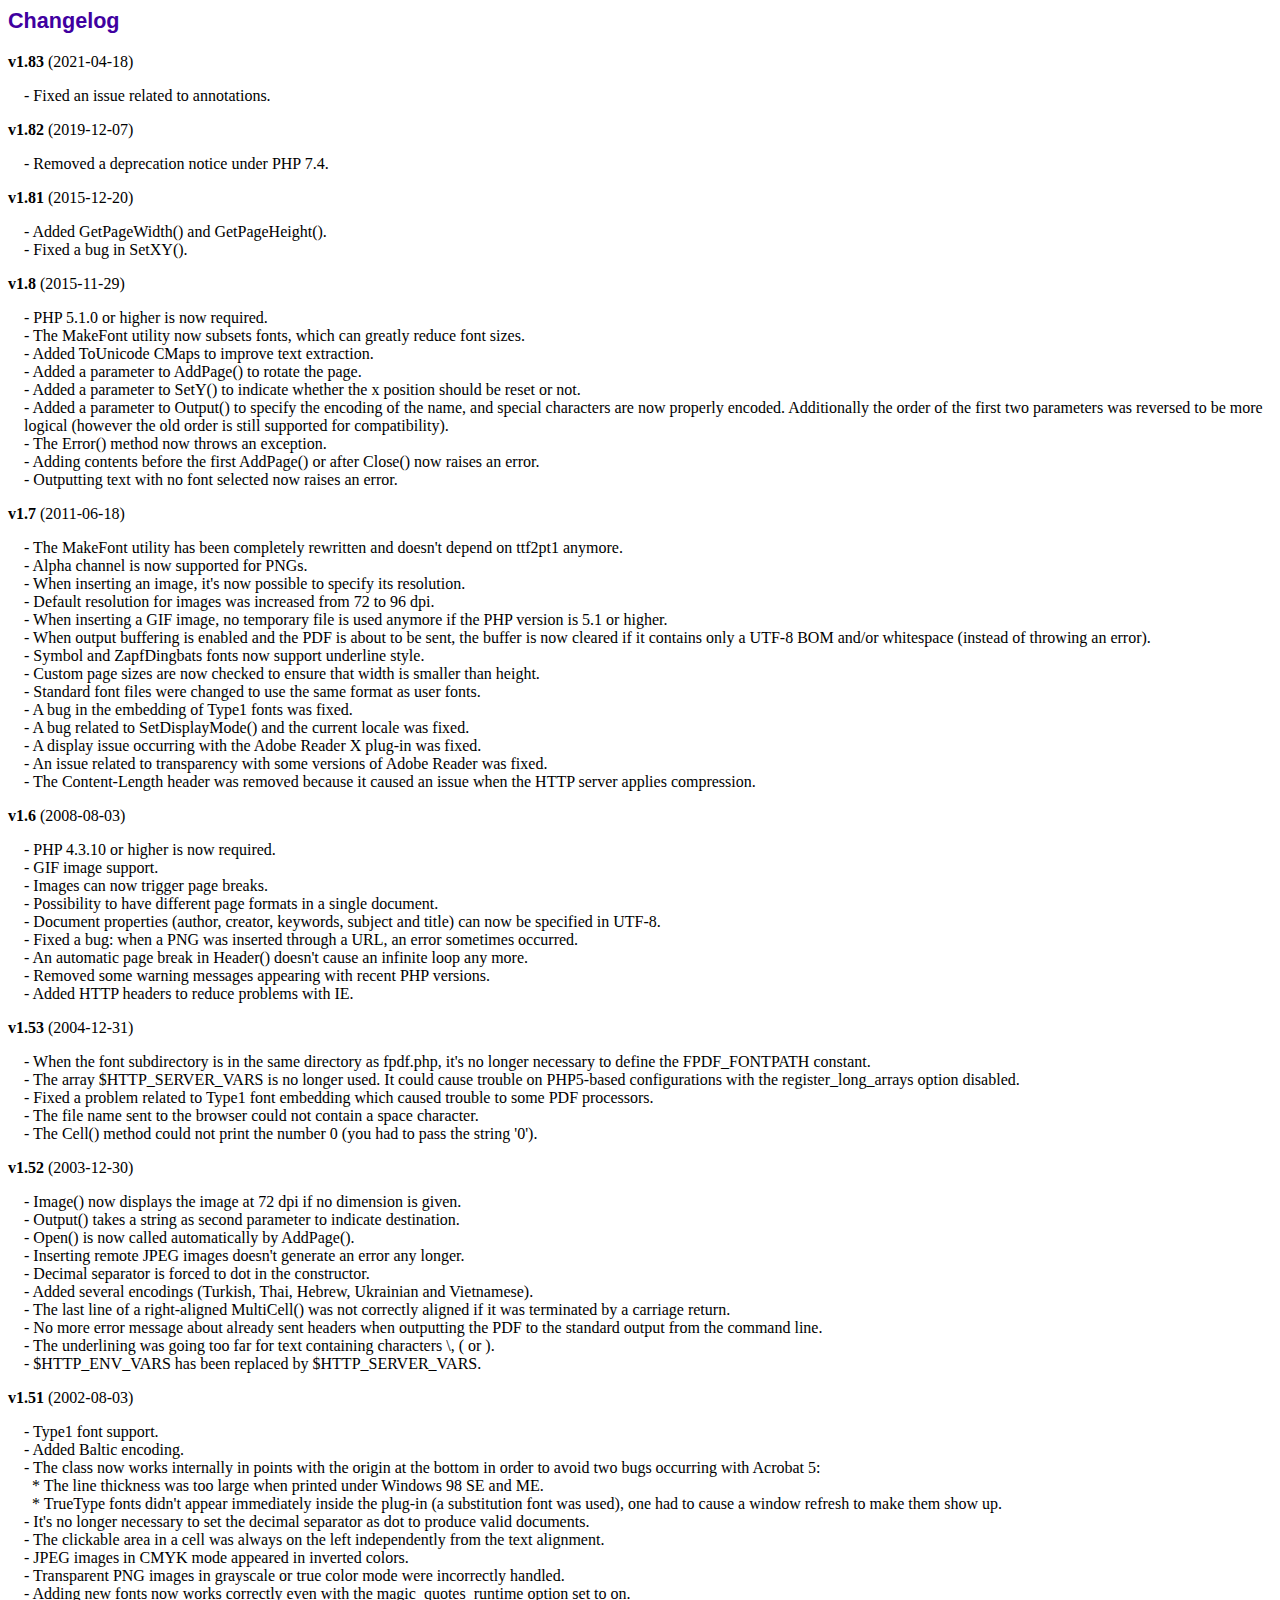
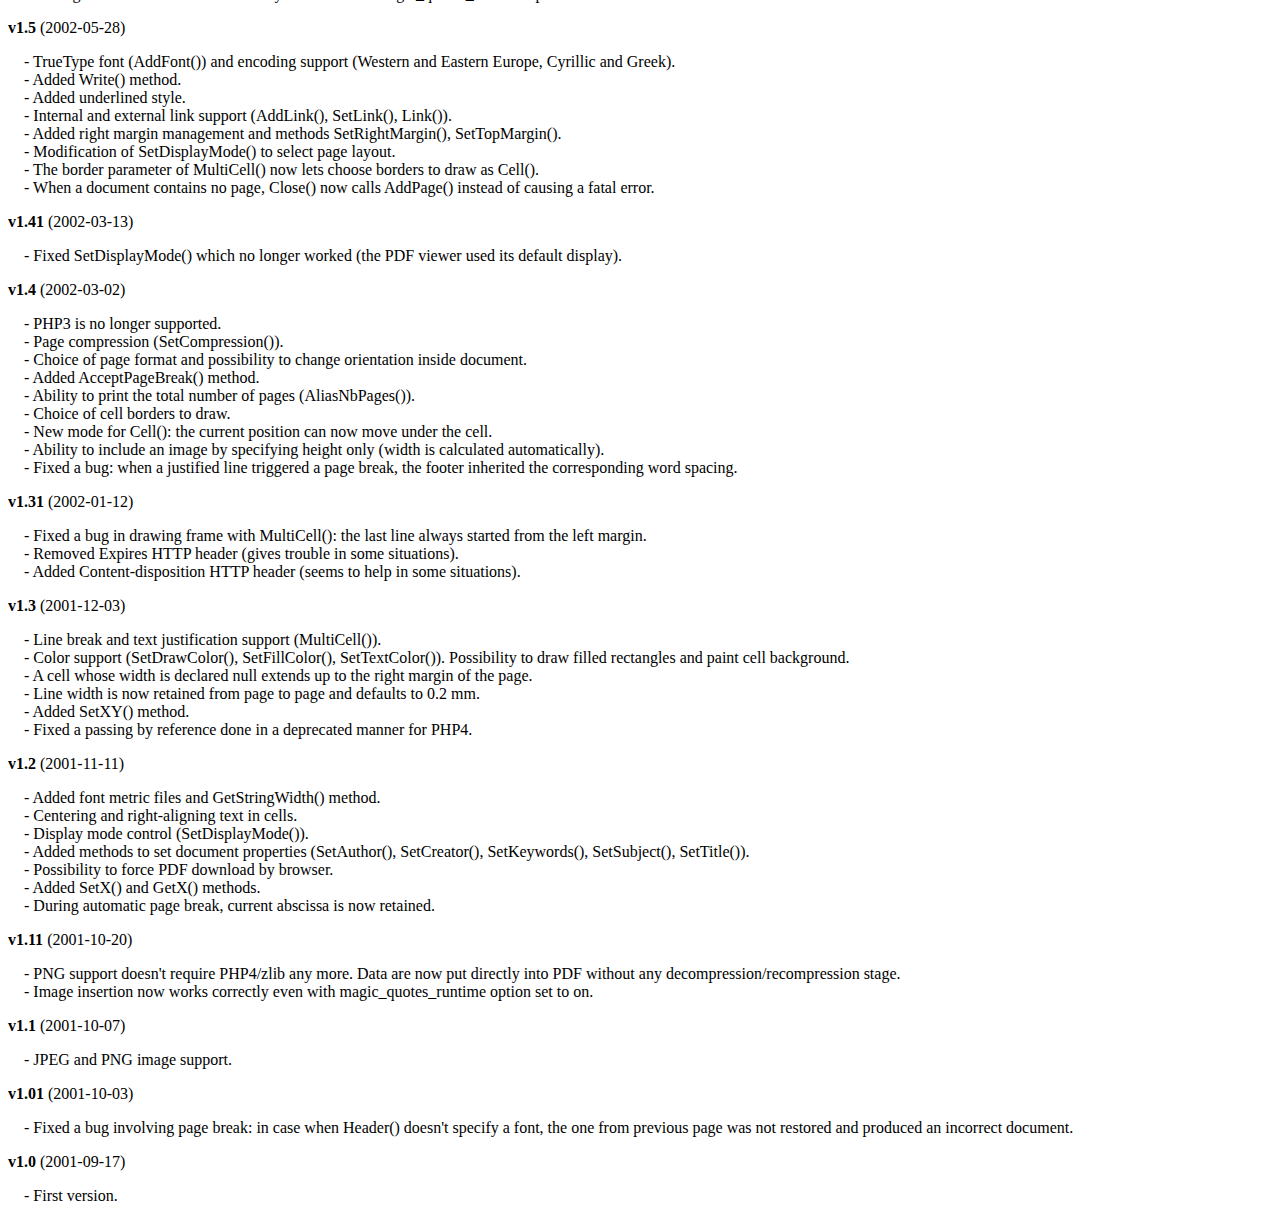
<file: Pdf/changelog.htm>
<!DOCTYPE html PUBLIC "-//W3C//DTD HTML 4.01 Transitional//EN">
<html>
<head>
<meta http-equiv="Content-Type" content="text/html; charset=ISO-8859-1">
<title>Changelog</title>
<link type="text/css" rel="stylesheet" href="fpdf.css">
<style type="text/css">
dd {margin:1em 0 1em 1em}
</style>
</head>
<body>
<h1>Changelog</h1>
<dl>
<dt><strong>v1.83</strong> (2021-04-18)</dt>
<dd>
- Fixed an issue related to annotations.<br>
</dd>
<dt><strong>v1.82</strong> (2019-12-07)</dt>
<dd>
- Removed a deprecation notice under PHP 7.4.<br>
</dd>
<dt><strong>v1.81</strong> (2015-12-20)</dt>
<dd>
- Added GetPageWidth() and GetPageHeight().<br>
- Fixed a bug in SetXY().<br>
</dd>
<dt><strong>v1.8</strong> (2015-11-29)</dt>
<dd>
- PHP 5.1.0 or higher is now required.<br>
- The MakeFont utility now subsets fonts, which can greatly reduce font sizes.<br>
- Added ToUnicode CMaps to improve text extraction.<br>
- Added a parameter to AddPage() to rotate the page.<br>
- Added a parameter to SetY() to indicate whether the x position should be reset or not.<br>
- Added a parameter to Output() to specify the encoding of the name, and special characters are now properly encoded. Additionally the order of the first two parameters was reversed to be more logical (however the old order is still supported for compatibility).<br>
- The Error() method now throws an exception.<br>
- Adding contents before the first AddPage() or after Close() now raises an error.<br>
- Outputting text with no font selected now raises an error.<br>
</dd>
<dt><strong>v1.7</strong> (2011-06-18)</dt>
<dd>
- The MakeFont utility has been completely rewritten and doesn't depend on ttf2pt1 anymore.<br>
- Alpha channel is now supported for PNGs.<br>
- When inserting an image, it's now possible to specify its resolution.<br>
- Default resolution for images was increased from 72 to 96 dpi.<br>
- When inserting a GIF image, no temporary file is used anymore if the PHP version is 5.1 or higher.<br>
- When output buffering is enabled and the PDF is about to be sent, the buffer is now cleared if it contains only a UTF-8 BOM and/or whitespace (instead of throwing an error).<br>
- Symbol and ZapfDingbats fonts now support underline style.<br>
- Custom page sizes are now checked to ensure that width is smaller than height.<br>
- Standard font files were changed to use the same format as user fonts.<br>
- A bug in the embedding of Type1 fonts was fixed.<br>
- A bug related to SetDisplayMode() and the current locale was fixed.<br>
- A display issue occurring with the Adobe Reader X plug-in was fixed.<br>
- An issue related to transparency with some versions of Adobe Reader was fixed.<br>
- The Content-Length header was removed because it caused an issue when the HTTP server applies compression.<br>
</dd>
<dt><strong>v1.6</strong> (2008-08-03)</dt>
<dd>
- PHP 4.3.10 or higher is now required.<br>
- GIF image support.<br>
- Images can now trigger page breaks.<br>
- Possibility to have different page formats in a single document.<br>
- Document properties (author, creator, keywords, subject and title) can now be specified in UTF-8.<br>
- Fixed a bug: when a PNG was inserted through a URL, an error sometimes occurred.<br>
- An automatic page break in Header() doesn't cause an infinite loop any more.<br>
- Removed some warning messages appearing with recent PHP versions.<br>
- Added HTTP headers to reduce problems with IE.<br>
</dd>
<dt><strong>v1.53</strong> (2004-12-31)</dt>
<dd>
- When the font subdirectory is in the same directory as fpdf.php, it's no longer necessary to define the FPDF_FONTPATH constant.<br>
- The array $HTTP_SERVER_VARS is no longer used. It could cause trouble on PHP5-based configurations with the register_long_arrays option disabled.<br>
- Fixed a problem related to Type1 font embedding which caused trouble to some PDF processors.<br>
- The file name sent to the browser could not contain a space character.<br>
- The Cell() method could not print the number 0 (you had to pass the string '0').<br>
</dd>
<dt><strong>v1.52</strong> (2003-12-30)</dt>
<dd>
- Image() now displays the image at 72 dpi if no dimension is given.<br>
- Output() takes a string as second parameter to indicate destination.<br>
- Open() is now called automatically by AddPage().<br>
- Inserting remote JPEG images doesn't generate an error any longer.<br>
- Decimal separator is forced to dot in the constructor.<br>
- Added several encodings (Turkish, Thai, Hebrew, Ukrainian and Vietnamese).<br>
- The last line of a right-aligned MultiCell() was not correctly aligned if it was terminated by a carriage return.<br>
- No more error message about already sent headers when outputting the PDF to the standard output from the command line.<br>
- The underlining was going too far for text containing characters \, ( or ).<br>
- $HTTP_ENV_VARS has been replaced by $HTTP_SERVER_VARS.<br>
</dd>
<dt><strong>v1.51</strong> (2002-08-03)</dt>
<dd>
- Type1 font support.<br>
- Added Baltic encoding.<br>
- The class now works internally in points with the origin at the bottom in order to avoid two bugs occurring with Acrobat 5:<br>&nbsp;&nbsp;* The line thickness was too large when printed under Windows 98 SE and ME.<br>&nbsp;&nbsp;* TrueType fonts didn't appear immediately inside the plug-in (a substitution font was used), one had to cause a window refresh to make them show up.<br>
- It's no longer necessary to set the decimal separator as dot to produce valid documents.<br>
- The clickable area in a cell was always on the left independently from the text alignment.<br>
- JPEG images in CMYK mode appeared in inverted colors.<br>
- Transparent PNG images in grayscale or true color mode were incorrectly handled.<br>
- Adding new fonts now works correctly even with the magic_quotes_runtime option set to on.<br>
</dd>
<dt><strong>v1.5</strong> (2002-05-28)</dt>
<dd>
- TrueType font (AddFont()) and encoding support (Western and Eastern Europe, Cyrillic and Greek).<br>
- Added Write() method.<br>
- Added underlined style.<br>
- Internal and external link support (AddLink(), SetLink(), Link()).<br>
- Added right margin management and methods SetRightMargin(), SetTopMargin().<br>
- Modification of SetDisplayMode() to select page layout.<br>
- The border parameter of MultiCell() now lets choose borders to draw as Cell().<br>
- When a document contains no page, Close() now calls AddPage() instead of causing a fatal error.<br>
</dd>
<dt><strong>v1.41</strong> (2002-03-13)</dt>
<dd>
- Fixed SetDisplayMode() which no longer worked (the PDF viewer used its default display).<br>
</dd>
<dt><strong>v1.4</strong> (2002-03-02)</dt>
<dd>
- PHP3 is no longer supported.<br>
- Page compression (SetCompression()).<br>
- Choice of page format and possibility to change orientation inside document.<br>
- Added AcceptPageBreak() method.<br>
- Ability to print the total number of pages (AliasNbPages()).<br>
- Choice of cell borders to draw.<br>
- New mode for Cell(): the current position can now move under the cell.<br>
- Ability to include an image by specifying height only (width is calculated automatically).<br>
- Fixed a bug: when a justified line triggered a page break, the footer inherited the corresponding word spacing.<br>
</dd>
<dt><strong>v1.31</strong> (2002-01-12)</dt>
<dd>
- Fixed a bug in drawing frame with MultiCell(): the last line always started from the left margin.<br>
- Removed Expires HTTP header (gives trouble in some situations).<br>
- Added Content-disposition HTTP header (seems to help in some situations).<br>
</dd>
<dt><strong>v1.3</strong> (2001-12-03)</dt>
<dd>
- Line break and text justification support (MultiCell()).<br>
- Color support (SetDrawColor(), SetFillColor(), SetTextColor()). Possibility to draw filled rectangles and paint cell background.<br>
- A cell whose width is declared null extends up to the right margin of the page.<br>
- Line width is now retained from page to page and defaults to 0.2 mm.<br>
- Added SetXY() method.<br>
- Fixed a passing by reference done in a deprecated manner for PHP4.<br>
</dd>
<dt><strong>v1.2</strong> (2001-11-11)</dt>
<dd>
- Added font metric files and GetStringWidth() method.<br>
- Centering and right-aligning text in cells.<br>
- Display mode control (SetDisplayMode()).<br>
- Added methods to set document properties (SetAuthor(), SetCreator(), SetKeywords(), SetSubject(), SetTitle()).<br>
- Possibility to force PDF download by browser.<br>
- Added SetX() and GetX() methods.<br>
- During automatic page break, current abscissa is now retained.<br>
</dd>
<dt><strong>v1.11</strong> (2001-10-20)</dt>
<dd>
- PNG support doesn't require PHP4/zlib any more. Data are now put directly into PDF without any decompression/recompression stage.<br>
- Image insertion now works correctly even with magic_quotes_runtime option set to on.<br>
</dd>
<dt><strong>v1.1</strong> (2001-10-07)</dt>
<dd>
- JPEG and PNG image support.<br>
</dd>
<dt><strong>v1.01</strong> (2001-10-03)</dt>
<dd>
- Fixed a bug involving page break: in case when Header() doesn't specify a font, the one from previous page was not restored and produced an incorrect document.<br>
</dd>
<dt><strong>v1.0</strong> (2001-09-17)</dt>
<dd>
- First version.<br>
</dd>
</dl>
</body>
</html>
</file>
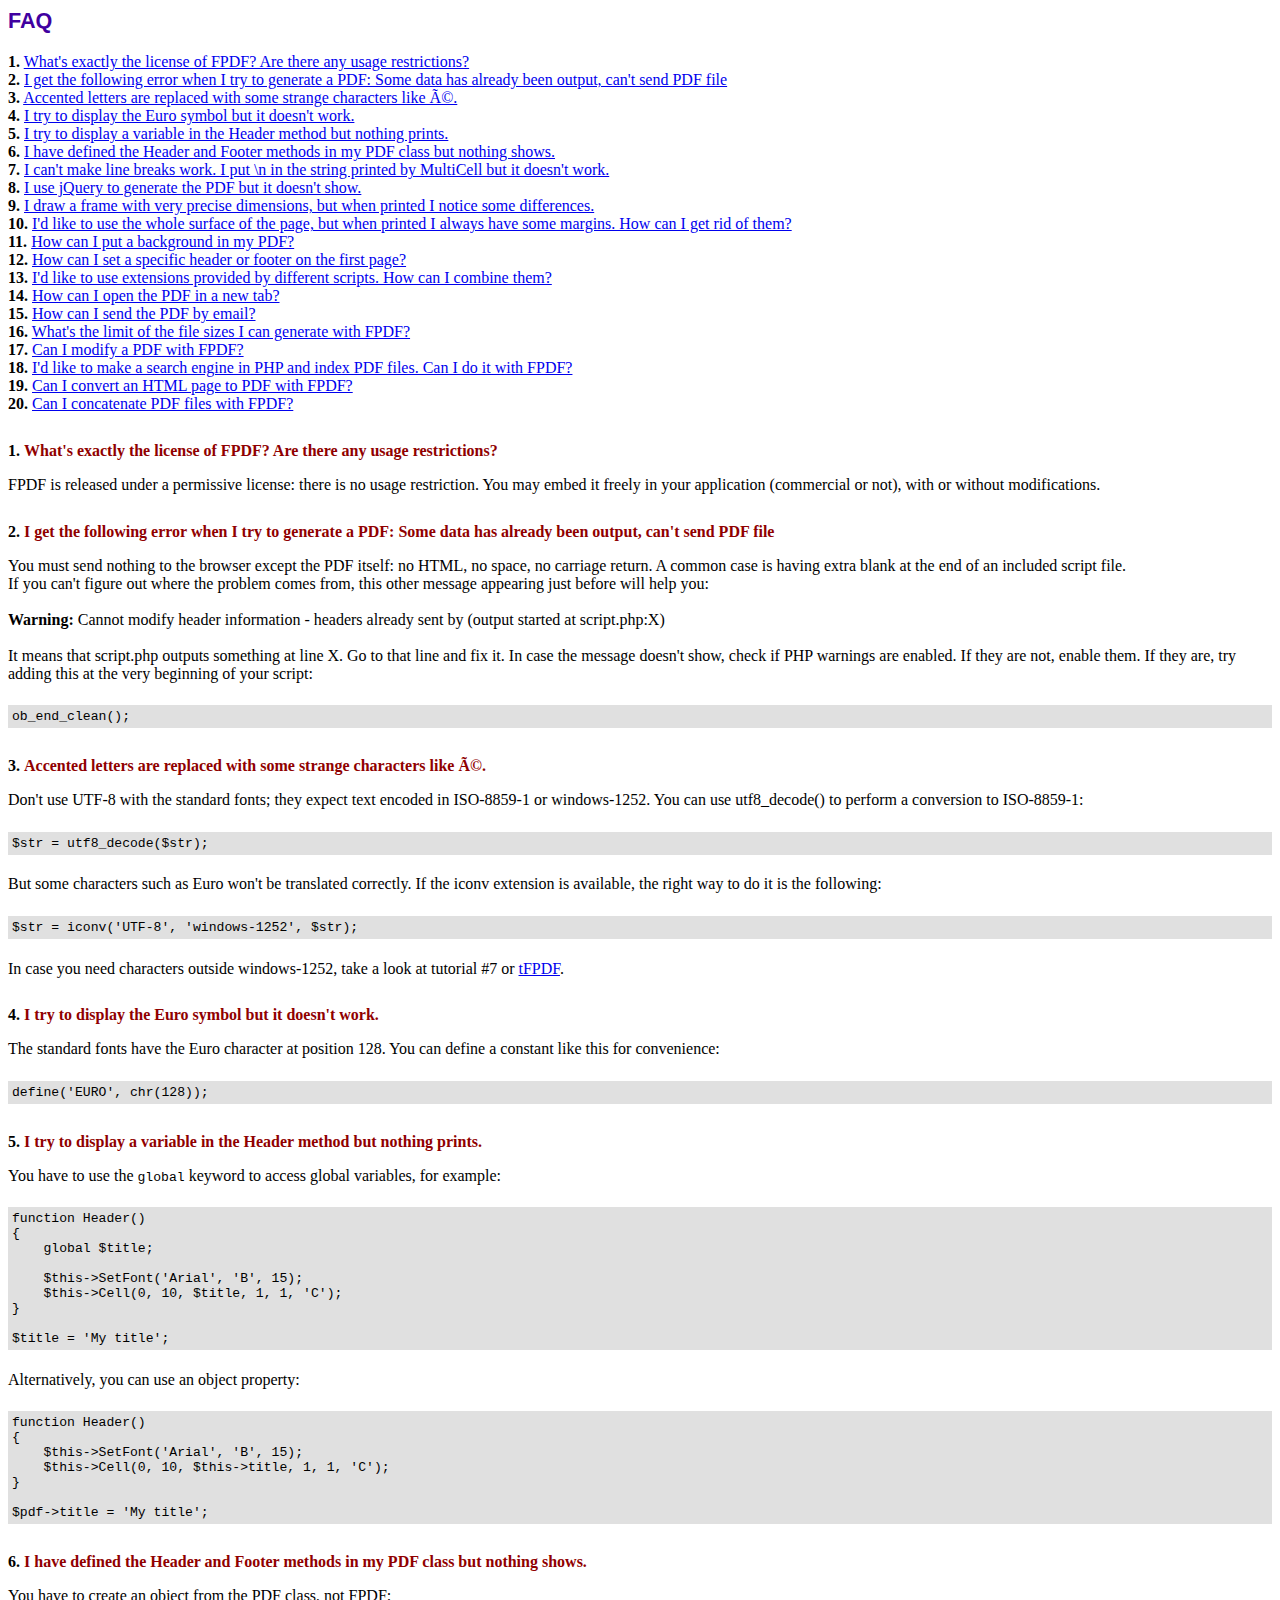
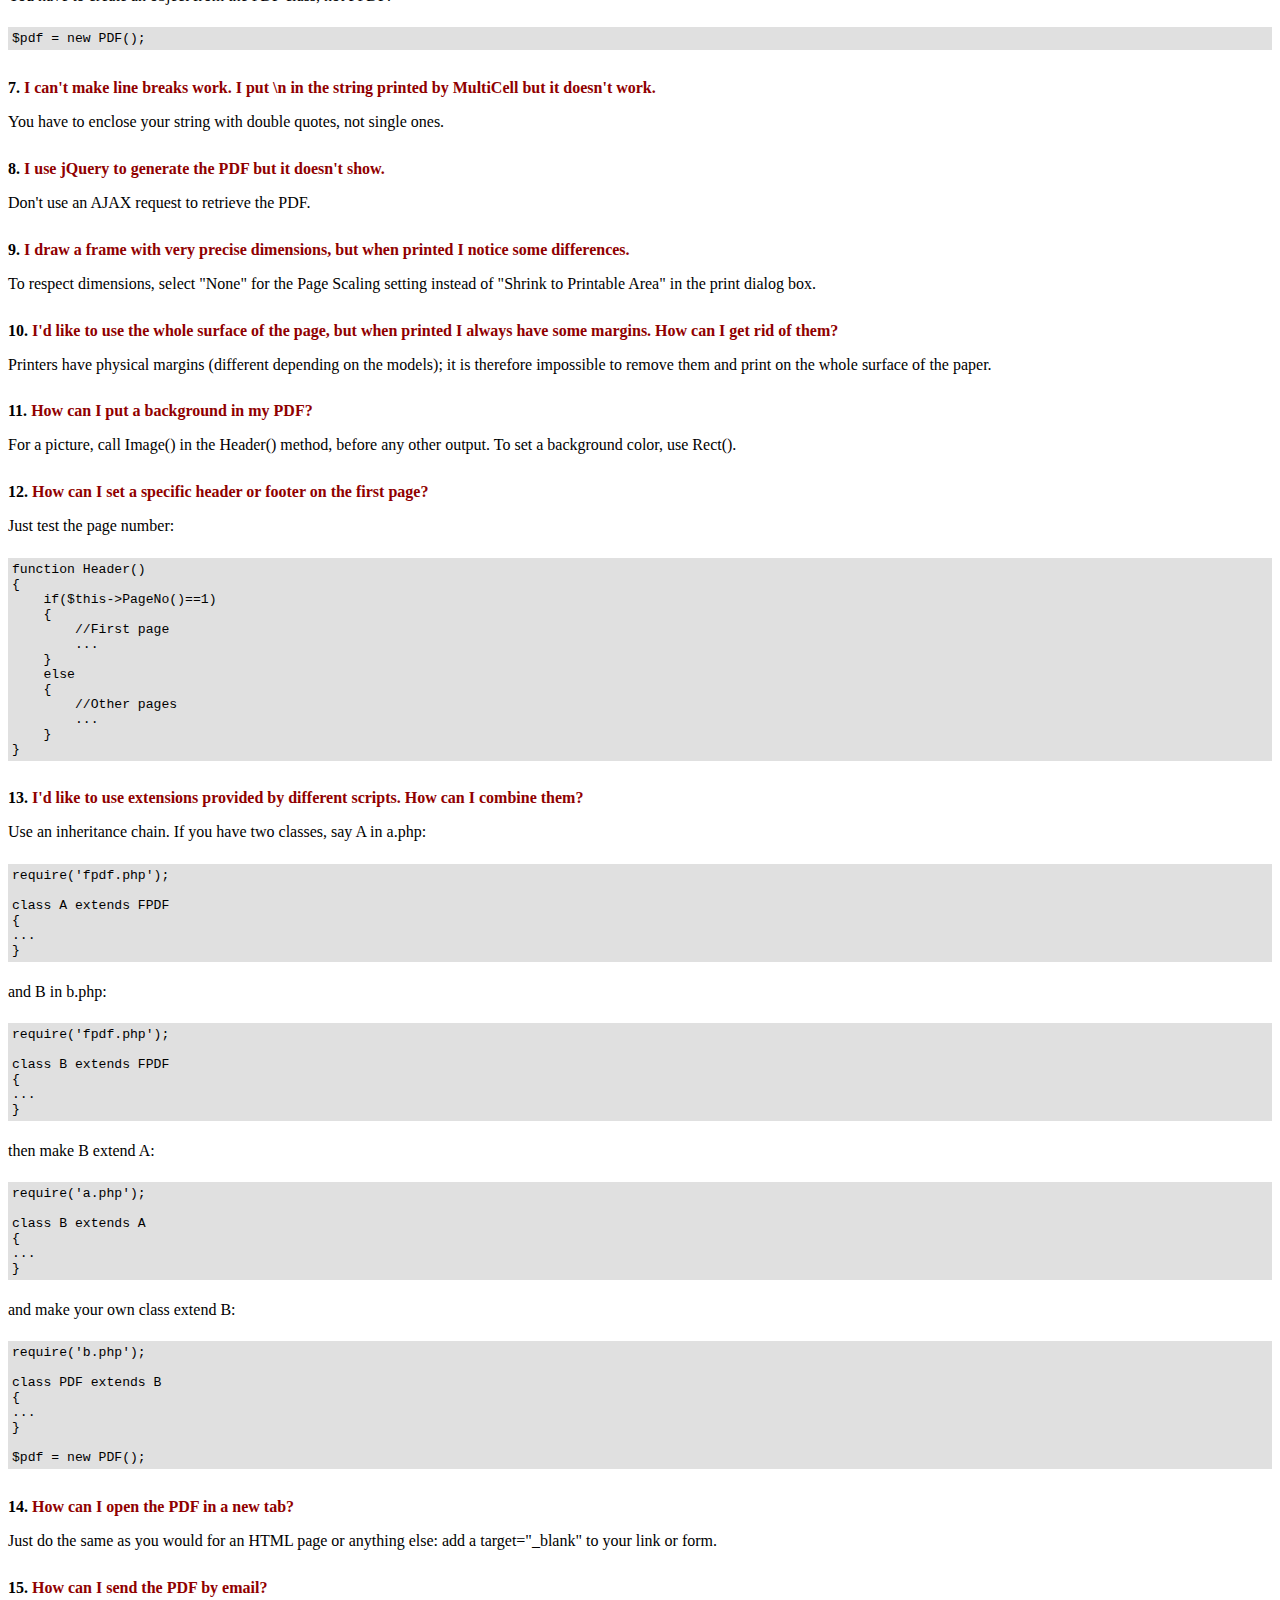
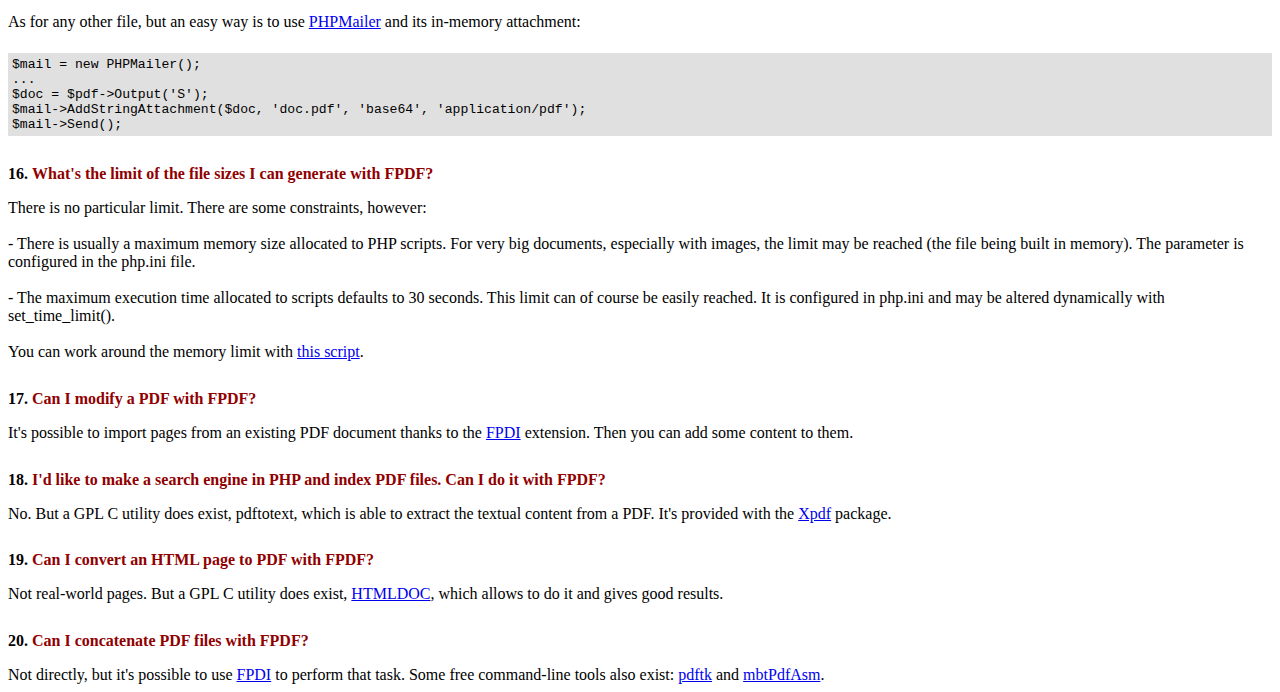
<file: Pdf/FAQ.htm>
<!DOCTYPE html PUBLIC "-//W3C//DTD HTML 4.01 Transitional//EN">
<html>
<head>
<meta http-equiv="Content-Type" content="text/html; charset=ISO-8859-1">
<title>FAQ</title>
<link type="text/css" rel="stylesheet" href="fpdf.css">
<style type="text/css">
ul {list-style-type:none; margin:0; padding:0}
ul#answers li {margin-top:1.8em}
.question {font-weight:bold; color:#900000}
</style>
</head>
<body>
<h1>FAQ</h1>
<ul>
<li><b>1.</b> <a href='#q1'>What's exactly the license of FPDF? Are there any usage restrictions?</a></li>
<li><b>2.</b> <a href='#q2'>I get the following error when I try to generate a PDF: Some data has already been output, can't send PDF file</a></li>
<li><b>3.</b> <a href='#q3'>Accented letters are replaced with some strange characters like é.</a></li>
<li><b>4.</b> <a href='#q4'>I try to display the Euro symbol but it doesn't work.</a></li>
<li><b>5.</b> <a href='#q5'>I try to display a variable in the Header method but nothing prints.</a></li>
<li><b>6.</b> <a href='#q6'>I have defined the Header and Footer methods in my PDF class but nothing shows.</a></li>
<li><b>7.</b> <a href='#q7'>I can't make line breaks work. I put \n in the string printed by MultiCell but it doesn't work.</a></li>
<li><b>8.</b> <a href='#q8'>I use jQuery to generate the PDF but it doesn't show.</a></li>
<li><b>9.</b> <a href='#q9'>I draw a frame with very precise dimensions, but when printed I notice some differences.</a></li>
<li><b>10.</b> <a href='#q10'>I'd like to use the whole surface of the page, but when printed I always have some margins. How can I get rid of them?</a></li>
<li><b>11.</b> <a href='#q11'>How can I put a background in my PDF?</a></li>
<li><b>12.</b> <a href='#q12'>How can I set a specific header or footer on the first page?</a></li>
<li><b>13.</b> <a href='#q13'>I'd like to use extensions provided by different scripts. How can I combine them?</a></li>
<li><b>14.</b> <a href='#q14'>How can I open the PDF in a new tab?</a></li>
<li><b>15.</b> <a href='#q15'>How can I send the PDF by email?</a></li>
<li><b>16.</b> <a href='#q16'>What's the limit of the file sizes I can generate with FPDF?</a></li>
<li><b>17.</b> <a href='#q17'>Can I modify a PDF with FPDF?</a></li>
<li><b>18.</b> <a href='#q18'>I'd like to make a search engine in PHP and index PDF files. Can I do it with FPDF?</a></li>
<li><b>19.</b> <a href='#q19'>Can I convert an HTML page to PDF with FPDF?</a></li>
<li><b>20.</b> <a href='#q20'>Can I concatenate PDF files with FPDF?</a></li>
</ul>

<ul id='answers'>
<li id='q1'>
<p><b>1.</b> <span class='question'>What's exactly the license of FPDF? Are there any usage restrictions?</span></p>
FPDF is released under a permissive license: there is no usage restriction. You may embed it
freely in your application (commercial or not), with or without modifications.
</li>

<li id='q2'>
<p><b>2.</b> <span class='question'>I get the following error when I try to generate a PDF: Some data has already been output, can't send PDF file</span></p>
You must send nothing to the browser except the PDF itself: no HTML, no space, no carriage return. A common
case is having extra blank at the end of an included script file.<br>
If you can't figure out where the problem comes from, this other message appearing just before will help you:<br>
<br>
<b>Warning:</b> Cannot modify header information - headers already sent by (output started at script.php:X)<br>
<br>
It means that script.php outputs something at line X. Go to that line and fix it.
In case the message doesn't show, check if PHP warnings are enabled. If they are not, enable them. If they are,
try adding this at the very beginning of your script:
<div class="doc-source">
<pre><code>ob_end_clean();</code></pre>
</div>
</li>

<li id='q3'>
<p><b>3.</b> <span class='question'>Accented letters are replaced with some strange characters like é.</span></p>
Don't use UTF-8 with the standard fonts; they expect text encoded in ISO-8859-1 or windows-1252.
You can use utf8_decode() to perform a conversion to ISO-8859-1:
<div class="doc-source">
<pre><code>$str = utf8_decode($str);</code></pre>
</div>
But some characters such as Euro won't be translated correctly. If the iconv extension is available, the
right way to do it is the following:
<div class="doc-source">
<pre><code>$str = iconv('UTF-8', 'windows-1252', $str);</code></pre>
</div>
In case you need characters outside windows-1252, take a look at tutorial #7 or
<a href="http://www.fpdf.org/?go=script&amp;id=92" target="_blank">tFPDF</a>.
</li>

<li id='q4'>
<p><b>4.</b> <span class='question'>I try to display the Euro symbol but it doesn't work.</span></p>
The standard fonts have the Euro character at position 128. You can define a constant like this
for convenience:
<div class="doc-source">
<pre><code>define('EURO', chr(128));</code></pre>
</div>
</li>

<li id='q5'>
<p><b>5.</b> <span class='question'>I try to display a variable in the Header method but nothing prints.</span></p>
You have to use the <code>global</code> keyword to access global variables, for example:
<div class="doc-source">
<pre><code>function Header()
{
    global $title;

    $this-&gt;SetFont('Arial', 'B', 15);
    $this-&gt;Cell(0, 10, $title, 1, 1, 'C');
}

$title = 'My title';</code></pre>
</div>
Alternatively, you can use an object property:
<div class="doc-source">
<pre><code>function Header()
{
    $this-&gt;SetFont('Arial', 'B', 15);
    $this-&gt;Cell(0, 10, $this-&gt;title, 1, 1, 'C');
}

$pdf-&gt;title = 'My title';</code></pre>
</div>
</li>

<li id='q6'>
<p><b>6.</b> <span class='question'>I have defined the Header and Footer methods in my PDF class but nothing shows.</span></p>
You have to create an object from the PDF class, not FPDF:
<div class="doc-source">
<pre><code>$pdf = new PDF();</code></pre>
</div>
</li>

<li id='q7'>
<p><b>7.</b> <span class='question'>I can't make line breaks work. I put \n in the string printed by MultiCell but it doesn't work.</span></p>
You have to enclose your string with double quotes, not single ones.
</li>

<li id='q8'>
<p><b>8.</b> <span class='question'>I use jQuery to generate the PDF but it doesn't show.</span></p>
Don't use an AJAX request to retrieve the PDF.
</li>

<li id='q9'>
<p><b>9.</b> <span class='question'>I draw a frame with very precise dimensions, but when printed I notice some differences.</span></p>
To respect dimensions, select "None" for the Page Scaling setting instead of "Shrink to Printable Area" in the print dialog box.
</li>

<li id='q10'>
<p><b>10.</b> <span class='question'>I'd like to use the whole surface of the page, but when printed I always have some margins. How can I get rid of them?</span></p>
Printers have physical margins (different depending on the models); it is therefore impossible to remove
them and print on the whole surface of the paper.
</li>

<li id='q11'>
<p><b>11.</b> <span class='question'>How can I put a background in my PDF?</span></p>
For a picture, call Image() in the Header() method, before any other output. To set a background color, use Rect().
</li>

<li id='q12'>
<p><b>12.</b> <span class='question'>How can I set a specific header or footer on the first page?</span></p>
Just test the page number:
<div class="doc-source">
<pre><code>function Header()
{
    if($this-&gt;PageNo()==1)
    {
        //First page
        ...
    }
    else
    {
        //Other pages
        ...
    }
}</code></pre>
</div>
</li>

<li id='q13'>
<p><b>13.</b> <span class='question'>I'd like to use extensions provided by different scripts. How can I combine them?</span></p>
Use an inheritance chain. If you have two classes, say A in a.php:
<div class="doc-source">
<pre><code>require('fpdf.php');

class A extends FPDF
{
...
}</code></pre>
</div>
and B in b.php:
<div class="doc-source">
<pre><code>require('fpdf.php');

class B extends FPDF
{
...
}</code></pre>
</div>
then make B extend A:
<div class="doc-source">
<pre><code>require('a.php');

class B extends A
{
...
}</code></pre>
</div>
and make your own class extend B:
<div class="doc-source">
<pre><code>require('b.php');

class PDF extends B
{
...
}

$pdf = new PDF();</code></pre>
</div>
</li>

<li id='q14'>
<p><b>14.</b> <span class='question'>How can I open the PDF in a new tab?</span></p>
Just do the same as you would for an HTML page or anything else: add a target="_blank" to your link or form.
</li>

<li id='q15'>
<p><b>15.</b> <span class='question'>How can I send the PDF by email?</span></p>
As for any other file, but an easy way is to use <a href="https://github.com/PHPMailer/PHPMailer" target="_blank">PHPMailer</a> and
its in-memory attachment:
<div class="doc-source">
<pre><code>$mail = new PHPMailer();
...
$doc = $pdf-&gt;Output('S');
$mail-&gt;AddStringAttachment($doc, 'doc.pdf', 'base64', 'application/pdf');
$mail-&gt;Send();</code></pre>
</div>
</li>

<li id='q16'>
<p><b>16.</b> <span class='question'>What's the limit of the file sizes I can generate with FPDF?</span></p>
There is no particular limit. There are some constraints, however:
<br>
<br>
- There is usually a maximum memory size allocated to PHP scripts. For very big documents,
especially with images, the limit may be reached (the file being built in memory). The
parameter is configured in the php.ini file.
<br>
<br>
- The maximum execution time allocated to scripts defaults to 30 seconds. This limit can of course
be easily reached. It is configured in php.ini and may be altered dynamically with set_time_limit().
<br>
<br>
You can work around the memory limit with <a href="http://www.fpdf.org/?go=script&amp;id=76" target="_blank">this script</a>.
</li>

<li id='q17'>
<p><b>17.</b> <span class='question'>Can I modify a PDF with FPDF?</span></p>
It's possible to import pages from an existing PDF document thanks to the
<a href="https://www.setasign.com/products/fpdi/about/" target="_blank">FPDI</a> extension.
Then you can add some content to them.
</li>

<li id='q18'>
<p><b>18.</b> <span class='question'>I'd like to make a search engine in PHP and index PDF files. Can I do it with FPDF?</span></p>
No. But a GPL C utility does exist, pdftotext, which is able to extract the textual content from a PDF.
It's provided with the <a href="https://www.xpdfreader.com" target="_blank">Xpdf</a> package.
</li>

<li id='q19'>
<p><b>19.</b> <span class='question'>Can I convert an HTML page to PDF with FPDF?</span></p>
Not real-world pages. But a GPL C utility does exist, <a href="https://www.msweet.org/htmldoc/" target="_blank">HTMLDOC</a>,
which allows to do it and gives good results.
</li>

<li id='q20'>
<p><b>20.</b> <span class='question'>Can I concatenate PDF files with FPDF?</span></p>
Not directly, but it's possible to use <a href="https://www.setasign.com/products/fpdi/demos/concatenate-fake/" target="_blank">FPDI</a>
to perform that task. Some free command-line tools also exist:
<a href="https://www.pdflabs.com/tools/pdftk-the-pdf-toolkit/" target="_blank">pdftk</a> and
<a href="http://thierry.schmit.free.fr/spip/spip.php?article15" target="_blank">mbtPdfAsm</a>.
</li>
</ul>
</body>
</html>
</file>
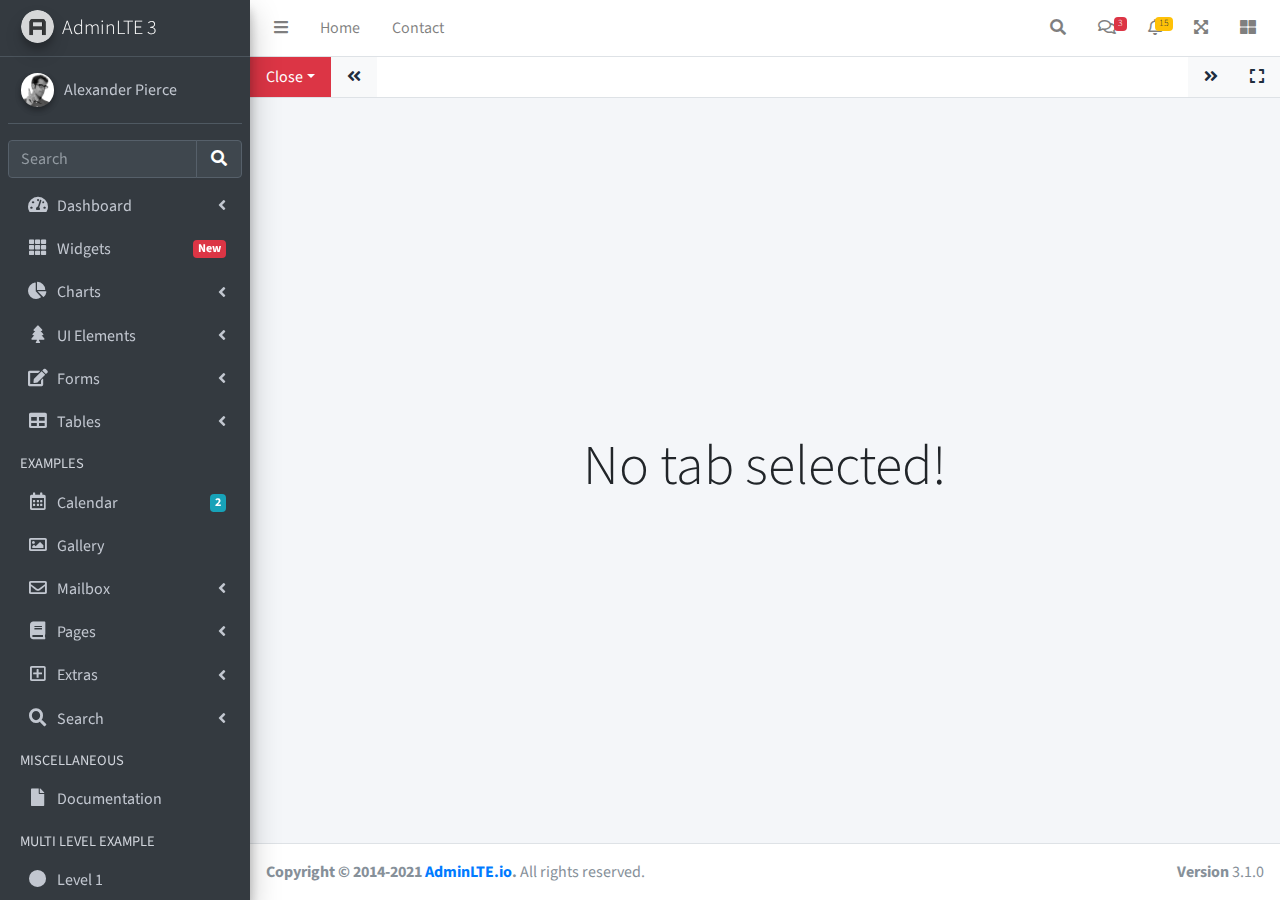
<file: admin/personas/iframe.html>
<!DOCTYPE html>
<html lang="en">
<head>
  <meta charset="utf-8">
  <meta name="viewport" content="width=device-width, initial-scale=1">
  <title>AdminLTE 3 | Tabbed IFrames</title>

  <!-- Google Font: Source Sans Pro -->
  <link rel="stylesheet" href="https://fonts.googleapis.com/css?family=Source+Sans+Pro:300,400,400i,700&display=fallback">
  <!-- Font Awesome -->
  <link rel="stylesheet" href="plugins/fontawesome-free/css/all.min.css">
  <!-- Theme style -->
  <link rel="stylesheet" href="dist/css/adminlte.min.css">
  <!-- overlayScrollbars -->
  <link rel="stylesheet" href="plugins/overlayScrollbars/css/OverlayScrollbars.min.css">
</head>
<body class="hold-transition sidebar-mini layout-fixed" data-panel-auto-height-mode="height">
<div class="wrapper">

  <!-- Navbar -->
  <nav class="main-header navbar navbar-expand navbar-white navbar-light">
    <!-- Left navbar links -->
    <ul class="navbar-nav">
      <li class="nav-item">
        <a class="nav-link" data-widget="pushmenu" href="#" role="button"><i class="fas fa-bars"></i></a>
      </li>
      <li class="nav-item d-none d-sm-inline-block">
        <a href="index3.html" class="nav-link">Home</a>
      </li>
      <li class="nav-item d-none d-sm-inline-block">
        <a href="#" class="nav-link">Contact</a>
      </li>
    </ul>

    <!-- Right navbar links -->
    <ul class="navbar-nav ml-auto">
      <!-- Navbar Search -->
      <li class="nav-item">
        <a class="nav-link" data-widget="navbar-search" href="#" role="button">
          <i class="fas fa-search"></i>
        </a>
        <div class="navbar-search-block">
          <form class="form-inline">
            <div class="input-group input-group-sm">
              <input class="form-control form-control-navbar" type="search" placeholder="Search" aria-label="Search">
              <div class="input-group-append">
                <button class="btn btn-navbar" type="submit">
                  <i class="fas fa-search"></i>
                </button>
                <button class="btn btn-navbar" type="button" data-widget="navbar-search">
                  <i class="fas fa-times"></i>
                </button>
              </div>
            </div>
          </form>
        </div>
      </li>

      <!-- Messages Dropdown Menu -->
      <li class="nav-item dropdown">
        <a class="nav-link" data-toggle="dropdown" href="#">
          <i class="far fa-comments"></i>
          <span class="badge badge-danger navbar-badge">3</span>
        </a>
        <div class="dropdown-menu dropdown-menu-lg dropdown-menu-right">
          <a href="#" class="dropdown-item">
            <!-- Message Start -->
            <div class="media">
              <img src="dist/img/user1-128x128.jpg" alt="User Avatar" class="img-size-50 mr-3 img-circle">
              <div class="media-body">
                <h3 class="dropdown-item-title">
                  Brad Diesel
                  <span class="float-right text-sm text-danger"><i class="fas fa-star"></i></span>
                </h3>
                <p class="text-sm">Call me whenever you can...</p>
                <p class="text-sm text-muted"><i class="far fa-clock mr-1"></i> 4 Hours Ago</p>
              </div>
            </div>
            <!-- Message End -->
          </a>
          <div class="dropdown-divider"></div>
          <a href="#" class="dropdown-item">
            <!-- Message Start -->
            <div class="media">
              <img src="dist/img/user8-128x128.jpg" alt="User Avatar" class="img-size-50 img-circle mr-3">
              <div class="media-body">
                <h3 class="dropdown-item-title">
                  John Pierce
                  <span class="float-right text-sm text-muted"><i class="fas fa-star"></i></span>
                </h3>
                <p class="text-sm">I got your message bro</p>
                <p class="text-sm text-muted"><i class="far fa-clock mr-1"></i> 4 Hours Ago</p>
              </div>
            </div>
            <!-- Message End -->
          </a>
          <div class="dropdown-divider"></div>
          <a href="#" class="dropdown-item">
            <!-- Message Start -->
            <div class="media">
              <img src="dist/img/user3-128x128.jpg" alt="User Avatar" class="img-size-50 img-circle mr-3">
              <div class="media-body">
                <h3 class="dropdown-item-title">
                  Nora Silvester
                  <span class="float-right text-sm text-warning"><i class="fas fa-star"></i></span>
                </h3>
                <p class="text-sm">The subject goes here</p>
                <p class="text-sm text-muted"><i class="far fa-clock mr-1"></i> 4 Hours Ago</p>
              </div>
            </div>
            <!-- Message End -->
          </a>
          <div class="dropdown-divider"></div>
          <a href="#" class="dropdown-item dropdown-footer">See All Messages</a>
        </div>
      </li>
      <!-- Notifications Dropdown Menu -->
      <li class="nav-item dropdown">
        <a class="nav-link" data-toggle="dropdown" href="#">
          <i class="far fa-bell"></i>
          <span class="badge badge-warning navbar-badge">15</span>
        </a>
        <div class="dropdown-menu dropdown-menu-lg dropdown-menu-right">
          <span class="dropdown-item dropdown-header">15 Notifications</span>
          <div class="dropdown-divider"></div>
          <a href="#" class="dropdown-item">
            <i class="fas fa-envelope mr-2"></i> 4 new messages
            <span class="float-right text-muted text-sm">3 mins</span>
          </a>
          <div class="dropdown-divider"></div>
          <a href="#" class="dropdown-item">
            <i class="fas fa-users mr-2"></i> 8 friend requests
            <span class="float-right text-muted text-sm">12 hours</span>
          </a>
          <div class="dropdown-divider"></div>
          <a href="#" class="dropdown-item">
            <i class="fas fa-file mr-2"></i> 3 new reports
            <span class="float-right text-muted text-sm">2 days</span>
          </a>
          <div class="dropdown-divider"></div>
          <a href="#" class="dropdown-item dropdown-footer">See All Notifications</a>
        </div>
      </li>
      <li class="nav-item">
        <a class="nav-link" data-widget="fullscreen" href="#" role="button">
          <i class="fas fa-expand-arrows-alt"></i>
        </a>
      </li>
      <li class="nav-item">
        <a class="nav-link" data-widget="control-sidebar" data-slide="true" href="#" role="button">
          <i class="fas fa-th-large"></i>
        </a>
      </li>
    </ul>
  </nav>
  <!-- /.navbar -->

  <!-- Main Sidebar Container -->
  <aside class="main-sidebar sidebar-dark-primary elevation-4">
    <!-- Brand Logo -->
    <a href="index3.html" class="brand-link">
      <img src="dist/img/AdminLTELogo.png" alt="AdminLTE Logo" class="brand-image img-circle elevation-3" style="opacity: .8">
      <span class="brand-text font-weight-light">AdminLTE 3</span>
    </a>

    <!-- Sidebar -->
    <div class="sidebar">
      <!-- Sidebar user panel (optional) -->
      <div class="user-panel mt-3 pb-3 mb-3 d-flex">
        <div class="image">
          <img src="dist/img/user2-160x160.jpg" class="img-circle elevation-2" alt="User Image">
        </div>
        <div class="info">
          <a href="#" class="d-block">Alexander Pierce</a>
        </div>
      </div>

      <!-- SidebarSearch Form -->
      <div class="form-inline">
        <div class="input-group" data-widget="sidebar-search">
          <input class="form-control form-control-sidebar" type="search" placeholder="Search" aria-label="Search">
          <div class="input-group-append">
            <button class="btn btn-sidebar">
              <i class="fas fa-search fa-fw"></i>
            </button>
          </div>
        </div>
      </div>

      <!-- Sidebar Menu -->
      <nav class="mt-2">
        <ul class="nav nav-pills nav-sidebar flex-column" data-widget="treeview" role="menu" data-accordion="false">
          <!-- Add icons to the links using the .nav-icon class
               with font-awesome or any other icon font library -->
          <li class="nav-item">
            <a href="#" class="nav-link">
              <i class="nav-icon fas fa-tachometer-alt"></i>
              <p>
                Dashboard
                <i class="right fas fa-angle-left"></i>
              </p>
            </a>
            <ul class="nav nav-treeview">
              <li class="nav-item">
                <a href="./index.html" class="nav-link">
                  <i class="far fa-circle nav-icon"></i>
                  <p>Dashboard v1</p>
                </a>
              </li>
              <li class="nav-item">
                <a href="./index2.html" class="nav-link">
                  <i class="far fa-circle nav-icon"></i>
                  <p>Dashboard v2</p>
                </a>
              </li>
              <li class="nav-item">
                <a href="./index3.html" class="nav-link">
                  <i class="far fa-circle nav-icon"></i>
                  <p>Dashboard v3</p>
                </a>
              </li>
            </ul>
          </li>
          <li class="nav-item">
            <a href="pages/widgets.html" class="nav-link">
              <i class="nav-icon fas fa-th"></i>
              <p>
                Widgets
                <span class="right badge badge-danger">New</span>
              </p>
            </a>
          </li>
          <li class="nav-item">
            <a href="#" class="nav-link">
              <i class="nav-icon fas fa-chart-pie"></i>
              <p>
                Charts
                <i class="right fas fa-angle-left"></i>
              </p>
            </a>
            <ul class="nav nav-treeview">
              <li class="nav-item">
                <a href="pages/charts/chartjs.html" class="nav-link">
                  <i class="far fa-circle nav-icon"></i>
                  <p>ChartJS</p>
                </a>
              </li>
              <li class="nav-item">
                <a href="pages/charts/flot.html" class="nav-link">
                  <i class="far fa-circle nav-icon"></i>
                  <p>Flot</p>
                </a>
              </li>
              <li class="nav-item">
                <a href="pages/charts/inline.html" class="nav-link">
                  <i class="far fa-circle nav-icon"></i>
                  <p>Inline</p>
                </a>
              </li>
            </ul>
          </li>
          <li class="nav-item">
            <a href="#" class="nav-link">
              <i class="nav-icon fas fa-tree"></i>
              <p>
                UI Elements
                <i class="fas fa-angle-left right"></i>
              </p>
            </a>
            <ul class="nav nav-treeview">
              <li class="nav-item">
                <a href="pages/UI/general.html" class="nav-link">
                  <i class="far fa-circle nav-icon"></i>
                  <p>General</p>
                </a>
              </li>
              <li class="nav-item">
                <a href="pages/UI/icons.html" class="nav-link">
                  <i class="far fa-circle nav-icon"></i>
                  <p>Icons</p>
                </a>
              </li>
              <li class="nav-item">
                <a href="pages/UI/buttons.html" class="nav-link">
                  <i class="far fa-circle nav-icon"></i>
                  <p>Buttons</p>
                </a>
              </li>
              <li class="nav-item">
                <a href="pages/UI/sliders.html" class="nav-link">
                  <i class="far fa-circle nav-icon"></i>
                  <p>Sliders</p>
                </a>
              </li>
              <li class="nav-item">
                <a href="pages/UI/modals.html" class="nav-link">
                  <i class="far fa-circle nav-icon"></i>
                  <p>Modals & Alerts</p>
                </a>
              </li>
              <li class="nav-item">
                <a href="pages/UI/navbar.html" class="nav-link">
                  <i class="far fa-circle nav-icon"></i>
                  <p>Navbar & Tabs</p>
                </a>
              </li>
              <li class="nav-item">
                <a href="pages/UI/timeline.html" class="nav-link">
                  <i class="far fa-circle nav-icon"></i>
                  <p>Timeline</p>
                </a>
              </li>
              <li class="nav-item">
                <a href="pages/UI/ribbons.html" class="nav-link">
                  <i class="far fa-circle nav-icon"></i>
                  <p>Ribbons</p>
                </a>
              </li>
            </ul>
          </li>
          <li class="nav-item">
            <a href="#" class="nav-link">
              <i class="nav-icon fas fa-edit"></i>
              <p>
                Forms
                <i class="fas fa-angle-left right"></i>
              </p>
            </a>
            <ul class="nav nav-treeview">
              <li class="nav-item">
                <a href="pages/forms/general.html" class="nav-link">
                  <i class="far fa-circle nav-icon"></i>
                  <p>General Elements</p>
                </a>
              </li>
              <li class="nav-item">
                <a href="pages/forms/advanced.html" class="nav-link">
                  <i class="far fa-circle nav-icon"></i>
                  <p>Advanced Elements</p>
                </a>
              </li>
              <li class="nav-item">
                <a href="pages/forms/editors.html" class="nav-link">
                  <i class="far fa-circle nav-icon"></i>
                  <p>Editors</p>
                </a>
              </li>
              <li class="nav-item">
                <a href="pages/forms/validation.html" class="nav-link">
                  <i class="far fa-circle nav-icon"></i>
                  <p>Validation</p>
                </a>
              </li>
            </ul>
          </li>
          <li class="nav-item">
            <a href="#" class="nav-link">
              <i class="nav-icon fas fa-table"></i>
              <p>
                Tables
                <i class="fas fa-angle-left right"></i>
              </p>
            </a>
            <ul class="nav nav-treeview">
              <li class="nav-item">
                <a href="pages/tables/simple.html" class="nav-link">
                  <i class="far fa-circle nav-icon"></i>
                  <p>Simple Tables</p>
                </a>
              </li>
              <li class="nav-item">
                <a href="pages/tables/data.html" class="nav-link">
                  <i class="far fa-circle nav-icon"></i>
                  <p>DataTables</p>
                </a>
              </li>
              <li class="nav-item">
                <a href="pages/tables/jsgrid.html" class="nav-link">
                  <i class="far fa-circle nav-icon"></i>
                  <p>jsGrid</p>
                </a>
              </li>
            </ul>
          </li>
          <li class="nav-header">EXAMPLES</li>
          <li class="nav-item">
            <a href="pages/calendar.html" class="nav-link">
              <i class="nav-icon far fa-calendar-alt"></i>
              <p>
                Calendar
                <span class="badge badge-info right">2</span>
              </p>
            </a>
          </li>
          <li class="nav-item">
            <a href="pages/gallery.html" class="nav-link">
              <i class="nav-icon far fa-image"></i>
              <p>
                Gallery
              </p>
            </a>
          </li>
          <li class="nav-item">
            <a href="#" class="nav-link">
              <i class="nav-icon far fa-envelope"></i>
              <p>
                Mailbox
                <i class="fas fa-angle-left right"></i>
              </p>
            </a>
            <ul class="nav nav-treeview">
              <li class="nav-item">
                <a href="pages/mailbox/mailbox.html" class="nav-link">
                  <i class="far fa-circle nav-icon"></i>
                  <p>Inbox</p>
                </a>
              </li>
              <li class="nav-item">
                <a href="pages/mailbox/compose.html" class="nav-link">
                  <i class="far fa-circle nav-icon"></i>
                  <p>Compose</p>
                </a>
              </li>
              <li class="nav-item">
                <a href="pages/mailbox/read-mail.html" class="nav-link">
                  <i class="far fa-circle nav-icon"></i>
                  <p>Read</p>
                </a>
              </li>
            </ul>
          </li>
          <li class="nav-item">
            <a href="#" class="nav-link">
              <i class="nav-icon fas fa-book"></i>
              <p>
                Pages
                <i class="fas fa-angle-left right"></i>
              </p>
            </a>
            <ul class="nav nav-treeview">
              <li class="nav-item">
                <a href="pages/examples/invoice.html" class="nav-link">
                  <i class="far fa-circle nav-icon"></i>
                  <p>Invoice</p>
                </a>
              </li>
              <li class="nav-item">
                <a href="pages/examples/profile.html" class="nav-link">
                  <i class="far fa-circle nav-icon"></i>
                  <p>Profile</p>
                </a>
              </li>
              <li class="nav-item">
                <a href="pages/examples/e-commerce.html" class="nav-link">
                  <i class="far fa-circle nav-icon"></i>
                  <p>E-commerce</p>
                </a>
              </li>
              <li class="nav-item">
                <a href="pages/examples/projects.html" class="nav-link">
                  <i class="far fa-circle nav-icon"></i>
                  <p>Projects</p>
                </a>
              </li>
              <li class="nav-item">
                <a href="pages/examples/project-add.html" class="nav-link">
                  <i class="far fa-circle nav-icon"></i>
                  <p>Project Add</p>
                </a>
              </li>
              <li class="nav-item">
                <a href="pages/examples/project-edit.html" class="nav-link">
                  <i class="far fa-circle nav-icon"></i>
                  <p>Project Edit</p>
                </a>
              </li>
              <li class="nav-item">
                <a href="pages/examples/project-detail.html" class="nav-link">
                  <i class="far fa-circle nav-icon"></i>
                  <p>Project Detail</p>
                </a>
              </li>
              <li class="nav-item">
                <a href="pages/examples/contacts.html" class="nav-link">
                  <i class="far fa-circle nav-icon"></i>
                  <p>Contacts</p>
                </a>
              </li>
              <li class="nav-item">
                <a href="pages/examples/faq.html" class="nav-link">
                  <i class="far fa-circle nav-icon"></i>
                  <p>FAQ</p>
                </a>
              </li>
              <li class="nav-item">
                <a href="pages/examples/contact-us.html" class="nav-link">
                  <i class="far fa-circle nav-icon"></i>
                  <p>Contact us</p>
                </a>
              </li>
            </ul>
          </li>
          <li class="nav-item">
            <a href="#" class="nav-link">
              <i class="nav-icon far fa-plus-square"></i>
              <p>
                Extras
                <i class="fas fa-angle-left right"></i>
              </p>
            </a>
            <ul class="nav nav-treeview">
              <li class="nav-item">
                <a href="#" class="nav-link">
                  <i class="far fa-circle nav-icon"></i>
                  <p>
                    Login & Register v1
                    <i class="fas fa-angle-left right"></i>
                  </p>
                </a>
                <ul class="nav nav-treeview">
                  <li class="nav-item">
                    <a href="pages/examples/login.html" class="nav-link">
                      <i class="far fa-circle nav-icon"></i>
                      <p>Login v1</p>
                    </a>
                  </li>
                  <li class="nav-item">
                    <a href="pages/examples/register.html" class="nav-link">
                      <i class="far fa-circle nav-icon"></i>
                      <p>Register v1</p>
                    </a>
                  </li>
                  <li class="nav-item">
                    <a href="pages/examples/forgot-password.html" class="nav-link">
                      <i class="far fa-circle nav-icon"></i>
                      <p>Forgot Password v1</p>
                    </a>
                  </li>
                  <li class="nav-item">
                    <a href="pages/examples/recover-password.html" class="nav-link">
                      <i class="far fa-circle nav-icon"></i>
                      <p>Recover Password v1</p>
                    </a>
                  </li>
                </ul>
              </li>
              <li class="nav-item">
                <a href="#" class="nav-link">
                  <i class="far fa-circle nav-icon"></i>
                  <p>
                    Login & Register v2
                    <i class="fas fa-angle-left right"></i>
                  </p>
                </a>
                <ul class="nav nav-treeview">
                  <li class="nav-item">
                    <a href="pages/examples/login-v2.html" class="nav-link">
                      <i class="far fa-circle nav-icon"></i>
                      <p>Login v2</p>
                    </a>
                  </li>
                  <li class="nav-item">
                    <a href="pages/examples/register-v2.html" class="nav-link">
                      <i class="far fa-circle nav-icon"></i>
                      <p>Register v2</p>
                    </a>
                  </li>
                  <li class="nav-item">
                    <a href="pages/examples/forgot-password-v2.html" class="nav-link">
                      <i class="far fa-circle nav-icon"></i>
                      <p>Forgot Password v2</p>
                    </a>
                  </li>
                  <li class="nav-item">
                    <a href="pages/examples/recover-password-v2.html" class="nav-link">
                      <i class="far fa-circle nav-icon"></i>
                      <p>Recover Password v2</p>
                    </a>
                  </li>
                </ul>
              </li>
              <li class="nav-item">
                <a href="pages/examples/lockscreen.html" class="nav-link">
                  <i class="far fa-circle nav-icon"></i>
                  <p>Lockscreen</p>
                </a>
              </li>
              <li class="nav-item">
                <a href="pages/examples/legacy-user-menu.html" class="nav-link">
                  <i class="far fa-circle nav-icon"></i>
                  <p>Legacy User Menu</p>
                </a>
              </li>
              <li class="nav-item">
                <a href="pages/examples/language-menu.html" class="nav-link">
                  <i class="far fa-circle nav-icon"></i>
                  <p>Language Menu</p>
                </a>
              </li>
              <li class="nav-item">
                <a href="pages/examples/404.html" class="nav-link">
                  <i class="far fa-circle nav-icon"></i>
                  <p>Error 404</p>
                </a>
              </li>
              <li class="nav-item">
                <a href="pages/examples/500.html" class="nav-link">
                  <i class="far fa-circle nav-icon"></i>
                  <p>Error 500</p>
                </a>
              </li>
              <li class="nav-item">
                <a href="pages/examples/pace.html" class="nav-link">
                  <i class="far fa-circle nav-icon"></i>
                  <p>Pace</p>
                </a>
              </li>
              <li class="nav-item">
                <a href="pages/examples/blank.html" class="nav-link">
                  <i class="far fa-circle nav-icon"></i>
                  <p>Blank Page</p>
                </a>
              </li>
              <li class="nav-item">
                <a href="starter.html" class="nav-link">
                  <i class="far fa-circle nav-icon"></i>
                  <p>Starter Page</p>
                </a>
              </li>
            </ul>
          </li>
          <li class="nav-item">
            <a href="#" class="nav-link">
              <i class="nav-icon fas fa-search"></i>
              <p>
                Search
                <i class="fas fa-angle-left right"></i>
              </p>
            </a>
            <ul class="nav nav-treeview">
              <li class="nav-item">
                <a href="pages/search/simple.html" class="nav-link">
                  <i class="far fa-circle nav-icon"></i>
                  <p>Simple Search</p>
                </a>
              </li>
              <li class="nav-item">
                <a href="pages/search/enhanced.html" class="nav-link">
                  <i class="far fa-circle nav-icon"></i>
                  <p>Enhanced</p>
                </a>
              </li>
            </ul>
          </li>
          <li class="nav-header">MISCELLANEOUS</li>
          <li class="nav-item">
            <a href="https://adminlte.io/docs/3.1/" class="nav-link">
              <i class="nav-icon fas fa-file"></i>
              <p>Documentation</p>
            </a>
          </li>
          <li class="nav-header">MULTI LEVEL EXAMPLE</li>
          <li class="nav-item">
            <a href="#" class="nav-link">
              <i class="fas fa-circle nav-icon"></i>
              <p>Level 1</p>
            </a>
          </li>
          <li class="nav-item">
            <a href="#" class="nav-link">
              <i class="nav-icon fas fa-circle"></i>
              <p>
                Level 1
                <i class="right fas fa-angle-left"></i>
              </p>
            </a>
            <ul class="nav nav-treeview">
              <li class="nav-item">
                <a href="#" class="nav-link">
                  <i class="far fa-circle nav-icon"></i>
                  <p>Level 2</p>
                </a>
              </li>
              <li class="nav-item">
                <a href="#" class="nav-link">
                  <i class="far fa-circle nav-icon"></i>
                  <p>
                    Level 2
                    <i class="right fas fa-angle-left"></i>
                  </p>
                </a>
                <ul class="nav nav-treeview">
                  <li class="nav-item">
                    <a href="#" class="nav-link">
                      <i class="far fa-dot-circle nav-icon"></i>
                      <p>Level 3</p>
                    </a>
                  </li>
                  <li class="nav-item">
                    <a href="#" class="nav-link">
                      <i class="far fa-dot-circle nav-icon"></i>
                      <p>Level 3</p>
                    </a>
                  </li>
                  <li class="nav-item">
                    <a href="#" class="nav-link">
                      <i class="far fa-dot-circle nav-icon"></i>
                      <p>Level 3</p>
                    </a>
                  </li>
                </ul>
              </li>
              <li class="nav-item">
                <a href="#" class="nav-link">
                  <i class="far fa-circle nav-icon"></i>
                  <p>Level 2</p>
                </a>
              </li>
            </ul>
          </li>
          <li class="nav-item">
            <a href="#" class="nav-link">
              <i class="fas fa-circle nav-icon"></i>
              <p>Level 1</p>
            </a>
          </li>
          <li class="nav-header">LABELS</li>
          <li class="nav-item">
            <a href="#" class="nav-link">
              <i class="nav-icon far fa-circle text-danger"></i>
              <p class="text">Important</p>
            </a>
          </li>
          <li class="nav-item">
            <a href="#" class="nav-link">
              <i class="nav-icon far fa-circle text-warning"></i>
              <p>Warning</p>
            </a>
          </li>
          <li class="nav-item">
            <a href="#" class="nav-link">
              <i class="nav-icon far fa-circle text-info"></i>
              <p>Informational</p>
            </a>
          </li>
        </ul>
      </nav>
      <!-- /.sidebar-menu -->
    </div>
    <!-- /.sidebar -->
  </aside>

  <!-- Content Wrapper. Contains page content -->
  <div class="content-wrapper iframe-mode" data-widget="iframe" data-loading-screen="750">
    <div class="nav navbar navbar-expand navbar-white navbar-light border-bottom p-0">
      <div class="nav-item dropdown">
        <a class="nav-link bg-danger dropdown-toggle" data-toggle="dropdown" href="#" role="button" aria-haspopup="true" aria-expanded="false">Close</a>
        <div class="dropdown-menu mt-0">
          <a class="dropdown-item" href="#" data-widget="iframe-close" data-type="all">Close All</a>
          <a class="dropdown-item" href="#" data-widget="iframe-close" data-type="all-other">Close All Other</a>
        </div>
      </div>
      <a class="nav-link bg-light" href="#" data-widget="iframe-scrollleft"><i class="fas fa-angle-double-left"></i></a>
      <ul class="navbar-nav overflow-hidden" role="tablist"></ul>
      <a class="nav-link bg-light" href="#" data-widget="iframe-scrollright"><i class="fas fa-angle-double-right"></i></a>
      <a class="nav-link bg-light" href="#" data-widget="iframe-fullscreen"><i class="fas fa-expand"></i></a>
    </div>
    <div class="tab-content">
      <div class="tab-empty">
        <h2 class="display-4">No tab selected!</h2>
      </div>
      <div class="tab-loading">
        <div>
          <h2 class="display-4">Tab is loading <i class="fa fa-sync fa-spin"></i></h2>
        </div>
      </div>
    </div>
  </div>
  <!-- /.content-wrapper -->
  <footer class="main-footer">
    <strong>Copyright &copy; 2014-2021 <a href="https://adminlte.io">AdminLTE.io</a>.</strong>
    All rights reserved.
    <div class="float-right d-none d-sm-inline-block">
      <b>Version</b> 3.1.0
    </div>
  </footer>

  <!-- Control Sidebar -->
  <aside class="control-sidebar control-sidebar-dark">
    <!-- Control sidebar content goes here -->
  </aside>
  <!-- /.control-sidebar -->
</div>
<!-- ./wrapper -->

<!-- jQuery -->
<script src="plugins/jquery/jquery.min.js"></script>
<!-- jQuery UI 1.11.4 -->
<script src="plugins/jquery-ui/jquery-ui.min.js"></script>
<!-- Resolve conflict in jQuery UI tooltip with Bootstrap tooltip -->
<script>
  $.widget.bridge('uibutton', $.ui.button)
</script>
<!-- Bootstrap 4 -->
<script src="plugins/bootstrap/js/bootstrap.bundle.min.js"></script>
<!-- overlayScrollbars -->
<script src="plugins/overlayScrollbars/js/jquery.overlayScrollbars.min.js"></script>
<!-- AdminLTE App -->
<script src="dist/js/adminlte.js"></script>
<!-- AdminLTE for demo purposes -->
<script src="dist/js/demo.js"></script>
</body>
</html>
</file>
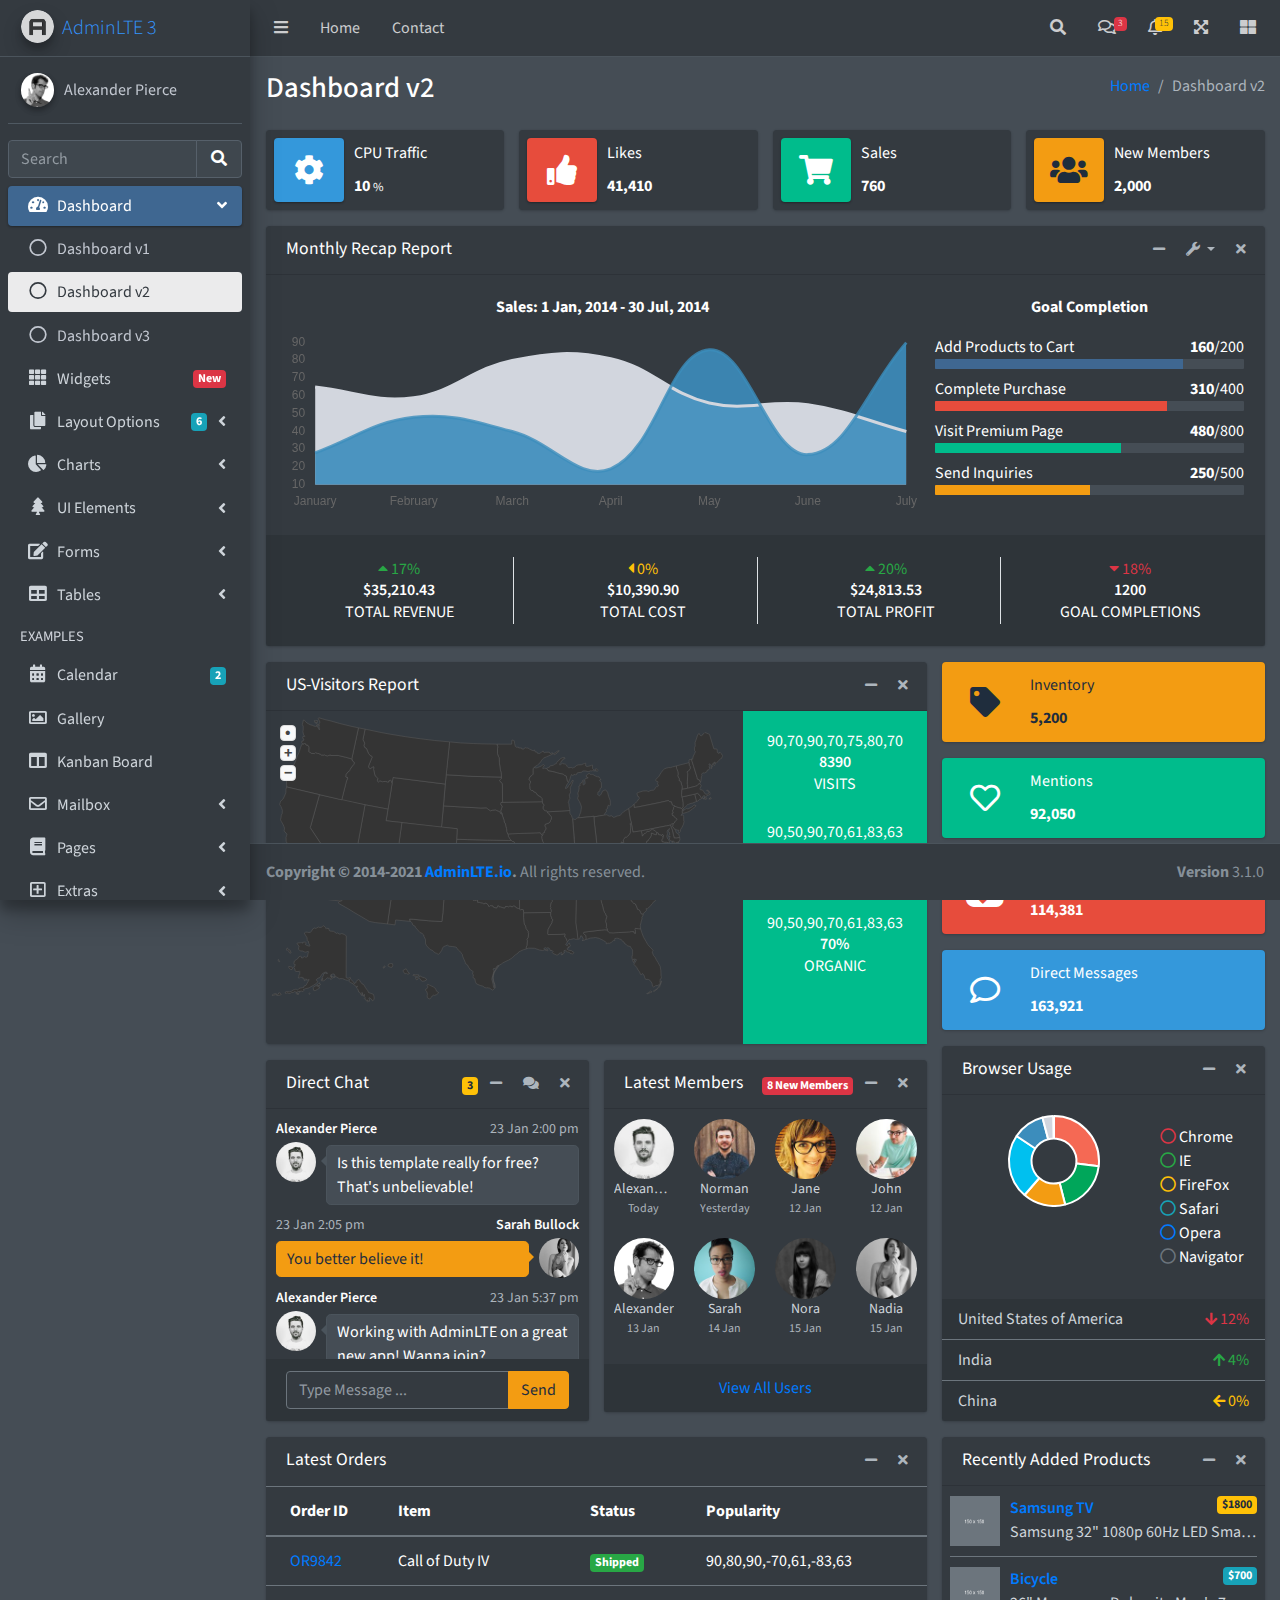
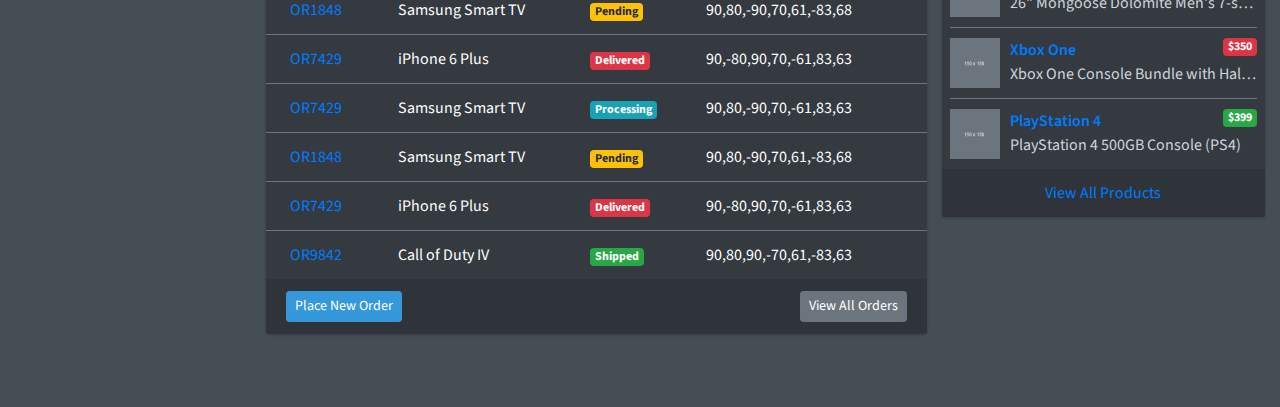
<file: admin/personas/index2.html>
<!DOCTYPE html>
<html lang="en">
<head>
  <meta charset="utf-8">
  <meta name="viewport" content="width=device-width, initial-scale=1">
  <title>AdminLTE 3 | Dashboard 2</title>

  <!-- Google Font: Source Sans Pro -->
  <link rel="stylesheet" href="https://fonts.googleapis.com/css?family=Source+Sans+Pro:300,400,400i,700&display=fallback">
  <!-- Font Awesome Icons -->
  <link rel="stylesheet" href="plugins/fontawesome-free/css/all.min.css">
  <!-- overlayScrollbars -->
  <link rel="stylesheet" href="plugins/overlayScrollbars/css/OverlayScrollbars.min.css">
  <!-- Theme style -->
  <link rel="stylesheet" href="dist/css/adminlte.min.css">
</head>
<body class="hold-transition dark-mode sidebar-mini layout-fixed layout-navbar-fixed layout-footer-fixed">
<div class="wrapper">

  <!-- Preloader -->
  <div class="preloader flex-column justify-content-center align-items-center">
    <img class="animation__wobble" src="dist/img/AdminLTELogo.png" alt="AdminLTELogo" height="60" width="60">
  </div>

  <!-- Navbar -->
  <nav class="main-header navbar navbar-expand navbar-dark">
    <!-- Left navbar links -->
    <ul class="navbar-nav">
      <li class="nav-item">
        <a class="nav-link" data-widget="pushmenu" href="#" role="button"><i class="fas fa-bars"></i></a>
      </li>
      <li class="nav-item d-none d-sm-inline-block">
        <a href="index3.html" class="nav-link">Home</a>
      </li>
      <li class="nav-item d-none d-sm-inline-block">
        <a href="#" class="nav-link">Contact</a>
      </li>
    </ul>

    <!-- Right navbar links -->
    <ul class="navbar-nav ml-auto">
      <!-- Navbar Search -->
      <li class="nav-item">
        <a class="nav-link" data-widget="navbar-search" href="#" role="button">
          <i class="fas fa-search"></i>
        </a>
        <div class="navbar-search-block">
          <form class="form-inline">
            <div class="input-group input-group-sm">
              <input class="form-control form-control-navbar" type="search" placeholder="Search" aria-label="Search">
              <div class="input-group-append">
                <button class="btn btn-navbar" type="submit">
                  <i class="fas fa-search"></i>
                </button>
                <button class="btn btn-navbar" type="button" data-widget="navbar-search">
                  <i class="fas fa-times"></i>
                </button>
              </div>
            </div>
          </form>
        </div>
      </li>

      <!-- Messages Dropdown Menu -->
      <li class="nav-item dropdown">
        <a class="nav-link" data-toggle="dropdown" href="#">
          <i class="far fa-comments"></i>
          <span class="badge badge-danger navbar-badge">3</span>
        </a>
        <div class="dropdown-menu dropdown-menu-lg dropdown-menu-right">
          <a href="#" class="dropdown-item">
            <!-- Message Start -->
            <div class="media">
              <img src="dist/img/user1-128x128.jpg" alt="User Avatar" class="img-size-50 mr-3 img-circle">
              <div class="media-body">
                <h3 class="dropdown-item-title">
                  Brad Diesel
                  <span class="float-right text-sm text-danger"><i class="fas fa-star"></i></span>
                </h3>
                <p class="text-sm">Call me whenever you can...</p>
                <p class="text-sm text-muted"><i class="far fa-clock mr-1"></i> 4 Hours Ago</p>
              </div>
            </div>
            <!-- Message End -->
          </a>
          <div class="dropdown-divider"></div>
          <a href="#" class="dropdown-item">
            <!-- Message Start -->
            <div class="media">
              <img src="dist/img/user8-128x128.jpg" alt="User Avatar" class="img-size-50 img-circle mr-3">
              <div class="media-body">
                <h3 class="dropdown-item-title">
                  John Pierce
                  <span class="float-right text-sm text-muted"><i class="fas fa-star"></i></span>
                </h3>
                <p class="text-sm">I got your message bro</p>
                <p class="text-sm text-muted"><i class="far fa-clock mr-1"></i> 4 Hours Ago</p>
              </div>
            </div>
            <!-- Message End -->
          </a>
          <div class="dropdown-divider"></div>
          <a href="#" class="dropdown-item">
            <!-- Message Start -->
            <div class="media">
              <img src="dist/img/user3-128x128.jpg" alt="User Avatar" class="img-size-50 img-circle mr-3">
              <div class="media-body">
                <h3 class="dropdown-item-title">
                  Nora Silvester
                  <span class="float-right text-sm text-warning"><i class="fas fa-star"></i></span>
                </h3>
                <p class="text-sm">The subject goes here</p>
                <p class="text-sm text-muted"><i class="far fa-clock mr-1"></i> 4 Hours Ago</p>
              </div>
            </div>
            <!-- Message End -->
          </a>
          <div class="dropdown-divider"></div>
          <a href="#" class="dropdown-item dropdown-footer">See All Messages</a>
        </div>
      </li>
      <!-- Notifications Dropdown Menu -->
      <li class="nav-item dropdown">
        <a class="nav-link" data-toggle="dropdown" href="#">
          <i class="far fa-bell"></i>
          <span class="badge badge-warning navbar-badge">15</span>
        </a>
        <div class="dropdown-menu dropdown-menu-lg dropdown-menu-right">
          <span class="dropdown-item dropdown-header">15 Notifications</span>
          <div class="dropdown-divider"></div>
          <a href="#" class="dropdown-item">
            <i class="fas fa-envelope mr-2"></i> 4 new messages
            <span class="float-right text-muted text-sm">3 mins</span>
          </a>
          <div class="dropdown-divider"></div>
          <a href="#" class="dropdown-item">
            <i class="fas fa-users mr-2"></i> 8 friend requests
            <span class="float-right text-muted text-sm">12 hours</span>
          </a>
          <div class="dropdown-divider"></div>
          <a href="#" class="dropdown-item">
            <i class="fas fa-file mr-2"></i> 3 new reports
            <span class="float-right text-muted text-sm">2 days</span>
          </a>
          <div class="dropdown-divider"></div>
          <a href="#" class="dropdown-item dropdown-footer">See All Notifications</a>
        </div>
      </li>
      <li class="nav-item">
        <a class="nav-link" data-widget="fullscreen" href="#" role="button">
          <i class="fas fa-expand-arrows-alt"></i>
        </a>
      </li>
      <li class="nav-item">
        <a class="nav-link" data-widget="control-sidebar" data-slide="true" href="#" role="button">
          <i class="fas fa-th-large"></i>
        </a>
      </li>
    </ul>
  </nav>
  <!-- /.navbar -->

  <!-- Main Sidebar Container -->
  <aside class="main-sidebar sidebar-dark-primary elevation-4">
    <!-- Brand Logo -->
    <a href="index3.html" class="brand-link">
      <img src="dist/img/AdminLTELogo.png" alt="AdminLTE Logo" class="brand-image img-circle elevation-3" style="opacity: .8">
      <span class="brand-text font-weight-light">AdminLTE 3</span>
    </a>

    <!-- Sidebar -->
    <div class="sidebar">
      <!-- Sidebar user panel (optional) -->
      <div class="user-panel mt-3 pb-3 mb-3 d-flex">
        <div class="image">
          <img src="dist/img/user2-160x160.jpg" class="img-circle elevation-2" alt="User Image">
        </div>
        <div class="info">
          <a href="#" class="d-block">Alexander Pierce</a>
        </div>
      </div>

      <!-- SidebarSearch Form -->
      <div class="form-inline">
        <div class="input-group" data-widget="sidebar-search">
          <input class="form-control form-control-sidebar" type="search" placeholder="Search" aria-label="Search">
          <div class="input-group-append">
            <button class="btn btn-sidebar">
              <i class="fas fa-search fa-fw"></i>
            </button>
          </div>
        </div>
      </div>

      <!-- Sidebar Menu -->
      <nav class="mt-2">
        <ul class="nav nav-pills nav-sidebar flex-column" data-widget="treeview" role="menu" data-accordion="false">
          <!-- Add icons to the links using the .nav-icon class
               with font-awesome or any other icon font library -->
          <li class="nav-item menu-open">
            <a href="#" class="nav-link active">
              <i class="nav-icon fas fa-tachometer-alt"></i>
              <p>
                Dashboard
                <i class="right fas fa-angle-left"></i>
              </p>
            </a>
            <ul class="nav nav-treeview">
              <li class="nav-item">
                <a href="./index.html" class="nav-link">
                  <i class="far fa-circle nav-icon"></i>
                  <p>Dashboard v1</p>
                </a>
              </li>
              <li class="nav-item">
                <a href="./index2.html" class="nav-link active">
                  <i class="far fa-circle nav-icon"></i>
                  <p>Dashboard v2</p>
                </a>
              </li>
              <li class="nav-item">
                <a href="./index3.html" class="nav-link">
                  <i class="far fa-circle nav-icon"></i>
                  <p>Dashboard v3</p>
                </a>
              </li>
            </ul>
          </li>
          <li class="nav-item">
            <a href="pages/widgets.html" class="nav-link">
              <i class="nav-icon fas fa-th"></i>
              <p>
                Widgets
                <span class="right badge badge-danger">New</span>
              </p>
            </a>
          </li>
          <li class="nav-item">
            <a href="#" class="nav-link">
              <i class="nav-icon fas fa-copy"></i>
              <p>
                Layout Options
                <i class="fas fa-angle-left right"></i>
                <span class="badge badge-info right">6</span>
              </p>
            </a>
            <ul class="nav nav-treeview">
              <li class="nav-item">
                <a href="pages/layout/top-nav.html" class="nav-link">
                  <i class="far fa-circle nav-icon"></i>
                  <p>Top Navigation</p>
                </a>
              </li>
              <li class="nav-item">
                <a href="pages/layout/top-nav-sidebar.html" class="nav-link">
                  <i class="far fa-circle nav-icon"></i>
                  <p>Top Navigation + Sidebar</p>
                </a>
              </li>
              <li class="nav-item">
                <a href="pages/layout/boxed.html" class="nav-link">
                  <i class="far fa-circle nav-icon"></i>
                  <p>Boxed</p>
                </a>
              </li>
              <li class="nav-item">
                <a href="pages/layout/fixed-sidebar.html" class="nav-link">
                  <i class="far fa-circle nav-icon"></i>
                  <p>Fixed Sidebar</p>
                </a>
              </li>
              <li class="nav-item">
                <a href="pages/layout/fixed-sidebar-custom.html" class="nav-link">
                  <i class="far fa-circle nav-icon"></i>
                  <p>Fixed Sidebar <small>+ Custom Area</small></p>
                </a>
              </li>
              <li class="nav-item">
                <a href="pages/layout/fixed-topnav.html" class="nav-link">
                  <i class="far fa-circle nav-icon"></i>
                  <p>Fixed Navbar</p>
                </a>
              </li>
              <li class="nav-item">
                <a href="pages/layout/fixed-footer.html" class="nav-link">
                  <i class="far fa-circle nav-icon"></i>
                  <p>Fixed Footer</p>
                </a>
              </li>
              <li class="nav-item">
                <a href="pages/layout/collapsed-sidebar.html" class="nav-link">
                  <i class="far fa-circle nav-icon"></i>
                  <p>Collapsed Sidebar</p>
                </a>
              </li>
            </ul>
          </li>
          <li class="nav-item">
            <a href="#" class="nav-link">
              <i class="nav-icon fas fa-chart-pie"></i>
              <p>
                Charts
                <i class="right fas fa-angle-left"></i>
              </p>
            </a>
            <ul class="nav nav-treeview">
              <li class="nav-item">
                <a href="pages/charts/chartjs.html" class="nav-link">
                  <i class="far fa-circle nav-icon"></i>
                  <p>ChartJS</p>
                </a>
              </li>
              <li class="nav-item">
                <a href="pages/charts/flot.html" class="nav-link">
                  <i class="far fa-circle nav-icon"></i>
                  <p>Flot</p>
                </a>
              </li>
              <li class="nav-item">
                <a href="pages/charts/inline.html" class="nav-link">
                  <i class="far fa-circle nav-icon"></i>
                  <p>Inline</p>
                </a>
              </li>
              <li class="nav-item">
                <a href="pages/charts/uplot.html" class="nav-link">
                  <i class="far fa-circle nav-icon"></i>
                  <p>uPlot</p>
                </a>
              </li>
            </ul>
          </li>
          <li class="nav-item">
            <a href="#" class="nav-link">
              <i class="nav-icon fas fa-tree"></i>
              <p>
                UI Elements
                <i class="fas fa-angle-left right"></i>
              </p>
            </a>
            <ul class="nav nav-treeview">
              <li class="nav-item">
                <a href="pages/UI/general.html" class="nav-link">
                  <i class="far fa-circle nav-icon"></i>
                  <p>General</p>
                </a>
              </li>
              <li class="nav-item">
                <a href="pages/UI/icons.html" class="nav-link">
                  <i class="far fa-circle nav-icon"></i>
                  <p>Icons</p>
                </a>
              </li>
              <li class="nav-item">
                <a href="pages/UI/buttons.html" class="nav-link">
                  <i class="far fa-circle nav-icon"></i>
                  <p>Buttons</p>
                </a>
              </li>
              <li class="nav-item">
                <a href="pages/UI/sliders.html" class="nav-link">
                  <i class="far fa-circle nav-icon"></i>
                  <p>Sliders</p>
                </a>
              </li>
              <li class="nav-item">
                <a href="pages/UI/modals.html" class="nav-link">
                  <i class="far fa-circle nav-icon"></i>
                  <p>Modals & Alerts</p>
                </a>
              </li>
              <li class="nav-item">
                <a href="pages/UI/navbar.html" class="nav-link">
                  <i class="far fa-circle nav-icon"></i>
                  <p>Navbar & Tabs</p>
                </a>
              </li>
              <li class="nav-item">
                <a href="pages/UI/timeline.html" class="nav-link">
                  <i class="far fa-circle nav-icon"></i>
                  <p>Timeline</p>
                </a>
              </li>
              <li class="nav-item">
                <a href="pages/UI/ribbons.html" class="nav-link">
                  <i class="far fa-circle nav-icon"></i>
                  <p>Ribbons</p>
                </a>
              </li>
            </ul>
          </li>
          <li class="nav-item">
            <a href="#" class="nav-link">
              <i class="nav-icon fas fa-edit"></i>
              <p>
                Forms
                <i class="fas fa-angle-left right"></i>
              </p>
            </a>
            <ul class="nav nav-treeview">
              <li class="nav-item">
                <a href="pages/forms/general.html" class="nav-link">
                  <i class="far fa-circle nav-icon"></i>
                  <p>General Elements</p>
                </a>
              </li>
              <li class="nav-item">
                <a href="pages/forms/advanced.html" class="nav-link">
                  <i class="far fa-circle nav-icon"></i>
                  <p>Advanced Elements</p>
                </a>
              </li>
              <li class="nav-item">
                <a href="pages/forms/editors.html" class="nav-link">
                  <i class="far fa-circle nav-icon"></i>
                  <p>Editors</p>
                </a>
              </li>
              <li class="nav-item">
                <a href="pages/forms/validation.html" class="nav-link">
                  <i class="far fa-circle nav-icon"></i>
                  <p>Validation</p>
                </a>
              </li>
            </ul>
          </li>
          <li class="nav-item">
            <a href="#" class="nav-link">
              <i class="nav-icon fas fa-table"></i>
              <p>
                Tables
                <i class="fas fa-angle-left right"></i>
              </p>
            </a>
            <ul class="nav nav-treeview">
              <li class="nav-item">
                <a href="pages/tables/simple.html" class="nav-link">
                  <i class="far fa-circle nav-icon"></i>
                  <p>Simple Tables</p>
                </a>
              </li>
              <li class="nav-item">
                <a href="pages/tables/data.html" class="nav-link">
                  <i class="far fa-circle nav-icon"></i>
                  <p>DataTables</p>
                </a>
              </li>
              <li class="nav-item">
                <a href="pages/tables/jsgrid.html" class="nav-link">
                  <i class="far fa-circle nav-icon"></i>
                  <p>jsGrid</p>
                </a>
              </li>
            </ul>
          </li>
          <li class="nav-header">EXAMPLES</li>
          <li class="nav-item">
            <a href="pages/calendar.html" class="nav-link">
              <i class="nav-icon fas fa-calendar-alt"></i>
              <p>
                Calendar
                <span class="badge badge-info right">2</span>
              </p>
            </a>
          </li>
          <li class="nav-item">
            <a href="pages/gallery.html" class="nav-link">
              <i class="nav-icon far fa-image"></i>
              <p>
                Gallery
              </p>
            </a>
          </li>
          <li class="nav-item">
            <a href="pages/kanban.html" class="nav-link">
              <i class="nav-icon fas fa-columns"></i>
              <p>
                Kanban Board
              </p>
            </a>
          </li>
          <li class="nav-item">
            <a href="#" class="nav-link">
              <i class="nav-icon far fa-envelope"></i>
              <p>
                Mailbox
                <i class="fas fa-angle-left right"></i>
              </p>
            </a>
            <ul class="nav nav-treeview">
              <li class="nav-item">
                <a href="pages/mailbox/mailbox.html" class="nav-link">
                  <i class="far fa-circle nav-icon"></i>
                  <p>Inbox</p>
                </a>
              </li>
              <li class="nav-item">
                <a href="pages/mailbox/compose.html" class="nav-link">
                  <i class="far fa-circle nav-icon"></i>
                  <p>Compose</p>
                </a>
              </li>
              <li class="nav-item">
                <a href="pages/mailbox/read-mail.html" class="nav-link">
                  <i class="far fa-circle nav-icon"></i>
                  <p>Read</p>
                </a>
              </li>
            </ul>
          </li>
          <li class="nav-item">
            <a href="#" class="nav-link">
              <i class="nav-icon fas fa-book"></i>
              <p>
                Pages
                <i class="fas fa-angle-left right"></i>
              </p>
            </a>
            <ul class="nav nav-treeview">
              <li class="nav-item">
                <a href="pages/examples/invoice.html" class="nav-link">
                  <i class="far fa-circle nav-icon"></i>
                  <p>Invoice</p>
                </a>
              </li>
              <li class="nav-item">
                <a href="pages/examples/profile.html" class="nav-link">
                  <i class="far fa-circle nav-icon"></i>
                  <p>Profile</p>
                </a>
              </li>
              <li class="nav-item">
                <a href="pages/examples/e-commerce.html" class="nav-link">
                  <i class="far fa-circle nav-icon"></i>
                  <p>E-commerce</p>
                </a>
              </li>
              <li class="nav-item">
                <a href="pages/examples/projects.html" class="nav-link">
                  <i class="far fa-circle nav-icon"></i>
                  <p>Projects</p>
                </a>
              </li>
              <li class="nav-item">
                <a href="pages/examples/project-add.html" class="nav-link">
                  <i class="far fa-circle nav-icon"></i>
                  <p>Project Add</p>
                </a>
              </li>
              <li class="nav-item">
                <a href="pages/examples/project-edit.html" class="nav-link">
                  <i class="far fa-circle nav-icon"></i>
                  <p>Project Edit</p>
                </a>
              </li>
              <li class="nav-item">
                <a href="pages/examples/project-detail.html" class="nav-link">
                  <i class="far fa-circle nav-icon"></i>
                  <p>Project Detail</p>
                </a>
              </li>
              <li class="nav-item">
                <a href="pages/examples/contacts.html" class="nav-link">
                  <i class="far fa-circle nav-icon"></i>
                  <p>Contacts</p>
                </a>
              </li>
              <li class="nav-item">
                <a href="pages/examples/faq.html" class="nav-link">
                  <i class="far fa-circle nav-icon"></i>
                  <p>FAQ</p>
                </a>
              </li>
              <li class="nav-item">
                <a href="pages/examples/contact-us.html" class="nav-link">
                  <i class="far fa-circle nav-icon"></i>
                  <p>Contact us</p>
                </a>
              </li>
            </ul>
          </li>
          <li class="nav-item">
            <a href="#" class="nav-link">
              <i class="nav-icon far fa-plus-square"></i>
              <p>
                Extras
                <i class="fas fa-angle-left right"></i>
              </p>
            </a>
            <ul class="nav nav-treeview">
              <li class="nav-item">
                <a href="#" class="nav-link">
                  <i class="far fa-circle nav-icon"></i>
                  <p>
                    Login & Register v1
                    <i class="fas fa-angle-left right"></i>
                  </p>
                </a>
                <ul class="nav nav-treeview">
                  <li class="nav-item">
                    <a href="pages/examples/login.html" class="nav-link">
                      <i class="far fa-circle nav-icon"></i>
                      <p>Login v1</p>
                    </a>
                  </li>
                  <li class="nav-item">
                    <a href="pages/examples/register.html" class="nav-link">
                      <i class="far fa-circle nav-icon"></i>
                      <p>Register v1</p>
                    </a>
                  </li>
                  <li class="nav-item">
                    <a href="pages/examples/forgot-password.html" class="nav-link">
                      <i class="far fa-circle nav-icon"></i>
                      <p>Forgot Password v1</p>
                    </a>
                  </li>
                  <li class="nav-item">
                    <a href="pages/examples/recover-password.html" class="nav-link">
                      <i class="far fa-circle nav-icon"></i>
                      <p>Recover Password v1</p>
                    </a>
                  </li>
                </ul>
              </li>
              <li class="nav-item">
                <a href="#" class="nav-link">
                  <i class="far fa-circle nav-icon"></i>
                  <p>
                    Login & Register v2
                    <i class="fas fa-angle-left right"></i>
                  </p>
                </a>
                <ul class="nav nav-treeview">
                  <li class="nav-item">
                    <a href="pages/examples/login-v2.html" class="nav-link">
                      <i class="far fa-circle nav-icon"></i>
                      <p>Login v2</p>
                    </a>
                  </li>
                  <li class="nav-item">
                    <a href="pages/examples/register-v2.html" class="nav-link">
                      <i class="far fa-circle nav-icon"></i>
                      <p>Register v2</p>
                    </a>
                  </li>
                  <li class="nav-item">
                    <a href="pages/examples/forgot-password-v2.html" class="nav-link">
                      <i class="far fa-circle nav-icon"></i>
                      <p>Forgot Password v2</p>
                    </a>
                  </li>
                  <li class="nav-item">
                    <a href="pages/examples/recover-password-v2.html" class="nav-link">
                      <i class="far fa-circle nav-icon"></i>
                      <p>Recover Password v2</p>
                    </a>
                  </li>
                </ul>
              </li>
              <li class="nav-item">
                <a href="pages/examples/lockscreen.html" class="nav-link">
                  <i class="far fa-circle nav-icon"></i>
                  <p>Lockscreen</p>
                </a>
              </li>
              <li class="nav-item">
                <a href="pages/examples/legacy-user-menu.html" class="nav-link">
                  <i class="far fa-circle nav-icon"></i>
                  <p>Legacy User Menu</p>
                </a>
              </li>
              <li class="nav-item">
                <a href="pages/examples/language-menu.html" class="nav-link">
                  <i class="far fa-circle nav-icon"></i>
                  <p>Language Menu</p>
                </a>
              </li>
              <li class="nav-item">
                <a href="pages/examples/404.html" class="nav-link">
                  <i class="far fa-circle nav-icon"></i>
                  <p>Error 404</p>
                </a>
              </li>
              <li class="nav-item">
                <a href="pages/examples/500.html" class="nav-link">
                  <i class="far fa-circle nav-icon"></i>
                  <p>Error 500</p>
                </a>
              </li>
              <li class="nav-item">
                <a href="pages/examples/pace.html" class="nav-link">
                  <i class="far fa-circle nav-icon"></i>
                  <p>Pace</p>
                </a>
              </li>
              <li class="nav-item">
                <a href="pages/examples/blank.html" class="nav-link">
                  <i class="far fa-circle nav-icon"></i>
                  <p>Blank Page</p>
                </a>
              </li>
              <li class="nav-item">
                <a href="starter.html" class="nav-link">
                  <i class="far fa-circle nav-icon"></i>
                  <p>Starter Page</p>
                </a>
              </li>
            </ul>
          </li>
          <li class="nav-item">
            <a href="#" class="nav-link">
              <i class="nav-icon fas fa-search"></i>
              <p>
                Search
                <i class="fas fa-angle-left right"></i>
              </p>
            </a>
            <ul class="nav nav-treeview">
              <li class="nav-item">
                <a href="pages/search/simple.html" class="nav-link">
                  <i class="far fa-circle nav-icon"></i>
                  <p>Simple Search</p>
                </a>
              </li>
              <li class="nav-item">
                <a href="pages/search/enhanced.html" class="nav-link">
                  <i class="far fa-circle nav-icon"></i>
                  <p>Enhanced</p>
                </a>
              </li>
            </ul>
          </li>
          <li class="nav-header">MISCELLANEOUS</li>
          <li class="nav-item">
            <a href="iframe.html" class="nav-link">
              <i class="nav-icon fas fa-ellipsis-h"></i>
              <p>Tabbed IFrame Plugin</p>
            </a>
          </li>
          <li class="nav-item">
            <a href="https://adminlte.io/docs/3.1/" class="nav-link">
              <i class="nav-icon fas fa-file"></i>
              <p>Documentation</p>
            </a>
          </li>
          <li class="nav-header">MULTI LEVEL EXAMPLE</li>
          <li class="nav-item">
            <a href="#" class="nav-link">
              <i class="fas fa-circle nav-icon"></i>
              <p>Level 1</p>
            </a>
          </li>
          <li class="nav-item">
            <a href="#" class="nav-link">
              <i class="nav-icon fas fa-circle"></i>
              <p>
                Level 1
                <i class="right fas fa-angle-left"></i>
              </p>
            </a>
            <ul class="nav nav-treeview">
              <li class="nav-item">
                <a href="#" class="nav-link">
                  <i class="far fa-circle nav-icon"></i>
                  <p>Level 2</p>
                </a>
              </li>
              <li class="nav-item">
                <a href="#" class="nav-link">
                  <i class="far fa-circle nav-icon"></i>
                  <p>
                    Level 2
                    <i class="right fas fa-angle-left"></i>
                  </p>
                </a>
                <ul class="nav nav-treeview">
                  <li class="nav-item">
                    <a href="#" class="nav-link">
                      <i class="far fa-dot-circle nav-icon"></i>
                      <p>Level 3</p>
                    </a>
                  </li>
                  <li class="nav-item">
                    <a href="#" class="nav-link">
                      <i class="far fa-dot-circle nav-icon"></i>
                      <p>Level 3</p>
                    </a>
                  </li>
                  <li class="nav-item">
                    <a href="#" class="nav-link">
                      <i class="far fa-dot-circle nav-icon"></i>
                      <p>Level 3</p>
                    </a>
                  </li>
                </ul>
              </li>
              <li class="nav-item">
                <a href="#" class="nav-link">
                  <i class="far fa-circle nav-icon"></i>
                  <p>Level 2</p>
                </a>
              </li>
            </ul>
          </li>
          <li class="nav-item">
            <a href="#" class="nav-link">
              <i class="fas fa-circle nav-icon"></i>
              <p>Level 1</p>
            </a>
          </li>
          <li class="nav-header">LABELS</li>
          <li class="nav-item">
            <a href="#" class="nav-link">
              <i class="nav-icon far fa-circle text-danger"></i>
              <p class="text">Important</p>
            </a>
          </li>
          <li class="nav-item">
            <a href="#" class="nav-link">
              <i class="nav-icon far fa-circle text-warning"></i>
              <p>Warning</p>
            </a>
          </li>
          <li class="nav-item">
            <a href="#" class="nav-link">
              <i class="nav-icon far fa-circle text-info"></i>
              <p>Informational</p>
            </a>
          </li>
        </ul>
      </nav>
      <!-- /.sidebar-menu -->
    </div>
    <!-- /.sidebar -->
  </aside>

  <!-- Content Wrapper. Contains page content -->
  <div class="content-wrapper">
    <!-- Content Header (Page header) -->
    <div class="content-header">
      <div class="container-fluid">
        <div class="row mb-2">
          <div class="col-sm-6">
            <h1 class="m-0">Dashboard v2</h1>
          </div><!-- /.col -->
          <div class="col-sm-6">
            <ol class="breadcrumb float-sm-right">
              <li class="breadcrumb-item"><a href="#">Home</a></li>
              <li class="breadcrumb-item active">Dashboard v2</li>
            </ol>
          </div><!-- /.col -->
        </div><!-- /.row -->
      </div><!-- /.container-fluid -->
    </div>
    <!-- /.content-header -->

    <!-- Main content -->
    <section class="content">
      <div class="container-fluid">
        <!-- Info boxes -->
        <div class="row">
          <div class="col-12 col-sm-6 col-md-3">
            <div class="info-box">
              <span class="info-box-icon bg-info elevation-1"><i class="fas fa-cog"></i></span>

              <div class="info-box-content">
                <span class="info-box-text">CPU Traffic</span>
                <span class="info-box-number">
                  10
                  <small>%</small>
                </span>
              </div>
              <!-- /.info-box-content -->
            </div>
            <!-- /.info-box -->
          </div>
          <!-- /.col -->
          <div class="col-12 col-sm-6 col-md-3">
            <div class="info-box mb-3">
              <span class="info-box-icon bg-danger elevation-1"><i class="fas fa-thumbs-up"></i></span>

              <div class="info-box-content">
                <span class="info-box-text">Likes</span>
                <span class="info-box-number">41,410</span>
              </div>
              <!-- /.info-box-content -->
            </div>
            <!-- /.info-box -->
          </div>
          <!-- /.col -->

          <!-- fix for small devices only -->
          <div class="clearfix hidden-md-up"></div>

          <div class="col-12 col-sm-6 col-md-3">
            <div class="info-box mb-3">
              <span class="info-box-icon bg-success elevation-1"><i class="fas fa-shopping-cart"></i></span>

              <div class="info-box-content">
                <span class="info-box-text">Sales</span>
                <span class="info-box-number">760</span>
              </div>
              <!-- /.info-box-content -->
            </div>
            <!-- /.info-box -->
          </div>
          <!-- /.col -->
          <div class="col-12 col-sm-6 col-md-3">
            <div class="info-box mb-3">
              <span class="info-box-icon bg-warning elevation-1"><i class="fas fa-users"></i></span>

              <div class="info-box-content">
                <span class="info-box-text">New Members</span>
                <span class="info-box-number">2,000</span>
              </div>
              <!-- /.info-box-content -->
            </div>
            <!-- /.info-box -->
          </div>
          <!-- /.col -->
        </div>
        <!-- /.row -->

        <div class="row">
          <div class="col-md-12">
            <div class="card">
              <div class="card-header">
                <h5 class="card-title">Monthly Recap Report</h5>

                <div class="card-tools">
                  <button type="button" class="btn btn-tool" data-card-widget="collapse">
                    <i class="fas fa-minus"></i>
                  </button>
                  <div class="btn-group">
                    <button type="button" class="btn btn-tool dropdown-toggle" data-toggle="dropdown">
                      <i class="fas fa-wrench"></i>
                    </button>
                    <div class="dropdown-menu dropdown-menu-right" role="menu">
                      <a href="#" class="dropdown-item">Action</a>
                      <a href="#" class="dropdown-item">Another action</a>
                      <a href="#" class="dropdown-item">Something else here</a>
                      <a class="dropdown-divider"></a>
                      <a href="#" class="dropdown-item">Separated link</a>
                    </div>
                  </div>
                  <button type="button" class="btn btn-tool" data-card-widget="remove">
                    <i class="fas fa-times"></i>
                  </button>
                </div>
              </div>
              <!-- /.card-header -->
              <div class="card-body">
                <div class="row">
                  <div class="col-md-8">
                    <p class="text-center">
                      <strong>Sales: 1 Jan, 2014 - 30 Jul, 2014</strong>
                    </p>

                    <div class="chart">
                      <!-- Sales Chart Canvas -->
                      <canvas id="salesChart" height="180" style="height: 180px;"></canvas>
                    </div>
                    <!-- /.chart-responsive -->
                  </div>
                  <!-- /.col -->
                  <div class="col-md-4">
                    <p class="text-center">
                      <strong>Goal Completion</strong>
                    </p>

                    <div class="progress-group">
                      Add Products to Cart
                      <span class="float-right"><b>160</b>/200</span>
                      <div class="progress progress-sm">
                        <div class="progress-bar bg-primary" style="width: 80%"></div>
                      </div>
                    </div>
                    <!-- /.progress-group -->

                    <div class="progress-group">
                      Complete Purchase
                      <span class="float-right"><b>310</b>/400</span>
                      <div class="progress progress-sm">
                        <div class="progress-bar bg-danger" style="width: 75%"></div>
                      </div>
                    </div>

                    <!-- /.progress-group -->
                    <div class="progress-group">
                      <span class="progress-text">Visit Premium Page</span>
                      <span class="float-right"><b>480</b>/800</span>
                      <div class="progress progress-sm">
                        <div class="progress-bar bg-success" style="width: 60%"></div>
                      </div>
                    </div>

                    <!-- /.progress-group -->
                    <div class="progress-group">
                      Send Inquiries
                      <span class="float-right"><b>250</b>/500</span>
                      <div class="progress progress-sm">
                        <div class="progress-bar bg-warning" style="width: 50%"></div>
                      </div>
                    </div>
                    <!-- /.progress-group -->
                  </div>
                  <!-- /.col -->
                </div>
                <!-- /.row -->
              </div>
              <!-- ./card-body -->
              <div class="card-footer">
                <div class="row">
                  <div class="col-sm-3 col-6">
                    <div class="description-block border-right">
                      <span class="description-percentage text-success"><i class="fas fa-caret-up"></i> 17%</span>
                      <h5 class="description-header">$35,210.43</h5>
                      <span class="description-text">TOTAL REVENUE</span>
                    </div>
                    <!-- /.description-block -->
                  </div>
                  <!-- /.col -->
                  <div class="col-sm-3 col-6">
                    <div class="description-block border-right">
                      <span class="description-percentage text-warning"><i class="fas fa-caret-left"></i> 0%</span>
                      <h5 class="description-header">$10,390.90</h5>
                      <span class="description-text">TOTAL COST</span>
                    </div>
                    <!-- /.description-block -->
                  </div>
                  <!-- /.col -->
                  <div class="col-sm-3 col-6">
                    <div class="description-block border-right">
                      <span class="description-percentage text-success"><i class="fas fa-caret-up"></i> 20%</span>
                      <h5 class="description-header">$24,813.53</h5>
                      <span class="description-text">TOTAL PROFIT</span>
                    </div>
                    <!-- /.description-block -->
                  </div>
                  <!-- /.col -->
                  <div class="col-sm-3 col-6">
                    <div class="description-block">
                      <span class="description-percentage text-danger"><i class="fas fa-caret-down"></i> 18%</span>
                      <h5 class="description-header">1200</h5>
                      <span class="description-text">GOAL COMPLETIONS</span>
                    </div>
                    <!-- /.description-block -->
                  </div>
                </div>
                <!-- /.row -->
              </div>
              <!-- /.card-footer -->
            </div>
            <!-- /.card -->
          </div>
          <!-- /.col -->
        </div>
        <!-- /.row -->

        <!-- Main row -->
        <div class="row">
          <!-- Left col -->
          <div class="col-md-8">
            <!-- MAP & BOX PANE -->
            <div class="card">
              <div class="card-header">
                <h3 class="card-title">US-Visitors Report</h3>

                <div class="card-tools">
                  <button type="button" class="btn btn-tool" data-card-widget="collapse">
                    <i class="fas fa-minus"></i>
                  </button>
                  <button type="button" class="btn btn-tool" data-card-widget="remove">
                    <i class="fas fa-times"></i>
                  </button>
                </div>
              </div>
              <!-- /.card-header -->
              <div class="card-body p-0">
                <div class="d-md-flex">
                  <div class="p-1 flex-fill" style="overflow: hidden">
                    <!-- Map will be created here -->
                    <div id="world-map-markers" style="height: 325px; overflow: hidden">
                      <div class="map"></div>
                    </div>
                  </div>
                  <div class="card-pane-right bg-success pt-2 pb-2 pl-4 pr-4">
                    <div class="description-block mb-4">
                      <div class="sparkbar pad" data-color="#fff">90,70,90,70,75,80,70</div>
                      <h5 class="description-header">8390</h5>
                      <span class="description-text">Visits</span>
                    </div>
                    <!-- /.description-block -->
                    <div class="description-block mb-4">
                      <div class="sparkbar pad" data-color="#fff">90,50,90,70,61,83,63</div>
                      <h5 class="description-header">30%</h5>
                      <span class="description-text">Referrals</span>
                    </div>
                    <!-- /.description-block -->
                    <div class="description-block">
                      <div class="sparkbar pad" data-color="#fff">90,50,90,70,61,83,63</div>
                      <h5 class="description-header">70%</h5>
                      <span class="description-text">Organic</span>
                    </div>
                    <!-- /.description-block -->
                  </div><!-- /.card-pane-right -->
                </div><!-- /.d-md-flex -->
              </div>
              <!-- /.card-body -->
            </div>
            <!-- /.card -->
            <div class="row">
              <div class="col-md-6">
                <!-- DIRECT CHAT -->
                <div class="card direct-chat direct-chat-warning">
                  <div class="card-header">
                    <h3 class="card-title">Direct Chat</h3>

                    <div class="card-tools">
                      <span title="3 New Messages" class="badge badge-warning">3</span>
                      <button type="button" class="btn btn-tool" data-card-widget="collapse">
                        <i class="fas fa-minus"></i>
                      </button>
                      <button type="button" class="btn btn-tool" title="Contacts" data-widget="chat-pane-toggle">
                        <i class="fas fa-comments"></i>
                      </button>
                      <button type="button" class="btn btn-tool" data-card-widget="remove">
                        <i class="fas fa-times"></i>
                      </button>
                    </div>
                  </div>
                  <!-- /.card-header -->
                  <div class="card-body">
                    <!-- Conversations are loaded here -->
                    <div class="direct-chat-messages">
                      <!-- Message. Default to the left -->
                      <div class="direct-chat-msg">
                        <div class="direct-chat-infos clearfix">
                          <span class="direct-chat-name float-left">Alexander Pierce</span>
                          <span class="direct-chat-timestamp float-right">23 Jan 2:00 pm</span>
                        </div>
                        <!-- /.direct-chat-infos -->
                        <img class="direct-chat-img" src="dist/img/user1-128x128.jpg" alt="message user image">
                        <!-- /.direct-chat-img -->
                        <div class="direct-chat-text">
                          Is this template really for free? That's unbelievable!
                        </div>
                        <!-- /.direct-chat-text -->
                      </div>
                      <!-- /.direct-chat-msg -->

                      <!-- Message to the right -->
                      <div class="direct-chat-msg right">
                        <div class="direct-chat-infos clearfix">
                          <span class="direct-chat-name float-right">Sarah Bullock</span>
                          <span class="direct-chat-timestamp float-left">23 Jan 2:05 pm</span>
                        </div>
                        <!-- /.direct-chat-infos -->
                        <img class="direct-chat-img" src="dist/img/user3-128x128.jpg" alt="message user image">
                        <!-- /.direct-chat-img -->
                        <div class="direct-chat-text">
                          You better believe it!
                        </div>
                        <!-- /.direct-chat-text -->
                      </div>
                      <!-- /.direct-chat-msg -->

                      <!-- Message. Default to the left -->
                      <div class="direct-chat-msg">
                        <div class="direct-chat-infos clearfix">
                          <span class="direct-chat-name float-left">Alexander Pierce</span>
                          <span class="direct-chat-timestamp float-right">23 Jan 5:37 pm</span>
                        </div>
                        <!-- /.direct-chat-infos -->
                        <img class="direct-chat-img" src="dist/img/user1-128x128.jpg" alt="message user image">
                        <!-- /.direct-chat-img -->
                        <div class="direct-chat-text">
                          Working with AdminLTE on a great new app! Wanna join?
                        </div>
                        <!-- /.direct-chat-text -->
                      </div>
                      <!-- /.direct-chat-msg -->

                      <!-- Message to the right -->
                      <div class="direct-chat-msg right">
                        <div class="direct-chat-infos clearfix">
                          <span class="direct-chat-name float-right">Sarah Bullock</span>
                          <span class="direct-chat-timestamp float-left">23 Jan 6:10 pm</span>
                        </div>
                        <!-- /.direct-chat-infos -->
                        <img class="direct-chat-img" src="dist/img/user3-128x128.jpg" alt="message user image">
                        <!-- /.direct-chat-img -->
                        <div class="direct-chat-text">
                          I would love to.
                        </div>
                        <!-- /.direct-chat-text -->
                      </div>
                      <!-- /.direct-chat-msg -->

                    </div>
                    <!--/.direct-chat-messages-->

                    <!-- Contacts are loaded here -->
                    <div class="direct-chat-contacts">
                      <ul class="contacts-list">
                        <li>
                          <a href="#">
                            <img class="contacts-list-img" src="dist/img/user1-128x128.jpg" alt="User Avatar">

                            <div class="contacts-list-info">
                              <span class="contacts-list-name">
                                Count Dracula
                                <small class="contacts-list-date float-right">2/28/2015</small>
                              </span>
                              <span class="contacts-list-msg">How have you been? I was...</span>
                            </div>
                            <!-- /.contacts-list-info -->
                          </a>
                        </li>
                        <!-- End Contact Item -->
                        <li>
                          <a href="#">
                            <img class="contacts-list-img" src="dist/img/user7-128x128.jpg" alt="User Avatar">

                            <div class="contacts-list-info">
                              <span class="contacts-list-name">
                                Sarah Doe
                                <small class="contacts-list-date float-right">2/23/2015</small>
                              </span>
                              <span class="contacts-list-msg">I will be waiting for...</span>
                            </div>
                            <!-- /.contacts-list-info -->
                          </a>
                        </li>
                        <!-- End Contact Item -->
                        <li>
                          <a href="#">
                            <img class="contacts-list-img" src="dist/img/user3-128x128.jpg" alt="User Avatar">

                            <div class="contacts-list-info">
                              <span class="contacts-list-name">
                                Nadia Jolie
                                <small class="contacts-list-date float-right">2/20/2015</small>
                              </span>
                              <span class="contacts-list-msg">I'll call you back at...</span>
                            </div>
                            <!-- /.contacts-list-info -->
                          </a>
                        </li>
                        <!-- End Contact Item -->
                        <li>
                          <a href="#">
                            <img class="contacts-list-img" src="dist/img/user5-128x128.jpg" alt="User Avatar">

                            <div class="contacts-list-info">
                              <span class="contacts-list-name">
                                Nora S. Vans
                                <small class="contacts-list-date float-right">2/10/2015</small>
                              </span>
                              <span class="contacts-list-msg">Where is your new...</span>
                            </div>
                            <!-- /.contacts-list-info -->
                          </a>
                        </li>
                        <!-- End Contact Item -->
                        <li>
                          <a href="#">
                            <img class="contacts-list-img" src="dist/img/user6-128x128.jpg" alt="User Avatar">

                            <div class="contacts-list-info">
                              <span class="contacts-list-name">
                                John K.
                                <small class="contacts-list-date float-right">1/27/2015</small>
                              </span>
                              <span class="contacts-list-msg">Can I take a look at...</span>
                            </div>
                            <!-- /.contacts-list-info -->
                          </a>
                        </li>
                        <!-- End Contact Item -->
                        <li>
                          <a href="#">
                            <img class="contacts-list-img" src="dist/img/user8-128x128.jpg" alt="User Avatar">

                            <div class="contacts-list-info">
                              <span class="contacts-list-name">
                                Kenneth M.
                                <small class="contacts-list-date float-right">1/4/2015</small>
                              </span>
                              <span class="contacts-list-msg">Never mind I found...</span>
                            </div>
                            <!-- /.contacts-list-info -->
                          </a>
                        </li>
                        <!-- End Contact Item -->
                      </ul>
                      <!-- /.contacts-list -->
                    </div>
                    <!-- /.direct-chat-pane -->
                  </div>
                  <!-- /.card-body -->
                  <div class="card-footer">
                    <form action="#" method="post">
                      <div class="input-group">
                        <input type="text" name="message" placeholder="Type Message ..." class="form-control">
                        <span class="input-group-append">
                          <button type="button" class="btn btn-warning">Send</button>
                        </span>
                      </div>
                    </form>
                  </div>
                  <!-- /.card-footer-->
                </div>
                <!--/.direct-chat -->
              </div>
              <!-- /.col -->

              <div class="col-md-6">
                <!-- USERS LIST -->
                <div class="card">
                  <div class="card-header">
                    <h3 class="card-title">Latest Members</h3>

                    <div class="card-tools">
                      <span class="badge badge-danger">8 New Members</span>
                      <button type="button" class="btn btn-tool" data-card-widget="collapse">
                        <i class="fas fa-minus"></i>
                      </button>
                      <button type="button" class="btn btn-tool" data-card-widget="remove">
                        <i class="fas fa-times"></i>
                      </button>
                    </div>
                  </div>
                  <!-- /.card-header -->
                  <div class="card-body p-0">
                    <ul class="users-list clearfix">
                      <li>
                        <img src="dist/img/user1-128x128.jpg" alt="User Image">
                        <a class="users-list-name" href="#">Alexander Pierce</a>
                        <span class="users-list-date">Today</span>
                      </li>
                      <li>
                        <img src="dist/img/user8-128x128.jpg" alt="User Image">
                        <a class="users-list-name" href="#">Norman</a>
                        <span class="users-list-date">Yesterday</span>
                      </li>
                      <li>
                        <img src="dist/img/user7-128x128.jpg" alt="User Image">
                        <a class="users-list-name" href="#">Jane</a>
                        <span class="users-list-date">12 Jan</span>
                      </li>
                      <li>
                        <img src="dist/img/user6-128x128.jpg" alt="User Image">
                        <a class="users-list-name" href="#">John</a>
                        <span class="users-list-date">12 Jan</span>
                      </li>
                      <li>
                        <img src="dist/img/user2-160x160.jpg" alt="User Image">
                        <a class="users-list-name" href="#">Alexander</a>
                        <span class="users-list-date">13 Jan</span>
                      </li>
                      <li>
                        <img src="dist/img/user5-128x128.jpg" alt="User Image">
                        <a class="users-list-name" href="#">Sarah</a>
                        <span class="users-list-date">14 Jan</span>
                      </li>
                      <li>
                        <img src="dist/img/user4-128x128.jpg" alt="User Image">
                        <a class="users-list-name" href="#">Nora</a>
                        <span class="users-list-date">15 Jan</span>
                      </li>
                      <li>
                        <img src="dist/img/user3-128x128.jpg" alt="User Image">
                        <a class="users-list-name" href="#">Nadia</a>
                        <span class="users-list-date">15 Jan</span>
                      </li>
                    </ul>
                    <!-- /.users-list -->
                  </div>
                  <!-- /.card-body -->
                  <div class="card-footer text-center">
                    <a href="javascript:">View All Users</a>
                  </div>
                  <!-- /.card-footer -->
                </div>
                <!--/.card -->
              </div>
              <!-- /.col -->
            </div>
            <!-- /.row -->

            <!-- TABLE: LATEST ORDERS -->
            <div class="card">
              <div class="card-header border-transparent">
                <h3 class="card-title">Latest Orders</h3>

                <div class="card-tools">
                  <button type="button" class="btn btn-tool" data-card-widget="collapse">
                    <i class="fas fa-minus"></i>
                  </button>
                  <button type="button" class="btn btn-tool" data-card-widget="remove">
                    <i class="fas fa-times"></i>
                  </button>
                </div>
              </div>
              <!-- /.card-header -->
              <div class="card-body p-0">
                <div class="table-responsive">
                  <table class="table m-0">
                    <thead>
                    <tr>
                      <th>Order ID</th>
                      <th>Item</th>
                      <th>Status</th>
                      <th>Popularity</th>
                    </tr>
                    </thead>
                    <tbody>
                    <tr>
                      <td><a href="pages/examples/invoice.html">OR9842</a></td>
                      <td>Call of Duty IV</td>
                      <td><span class="badge badge-success">Shipped</span></td>
                      <td>
                        <div class="sparkbar" data-color="#00a65a" data-height="20">90,80,90,-70,61,-83,63</div>
                      </td>
                    </tr>
                    <tr>
                      <td><a href="pages/examples/invoice.html">OR1848</a></td>
                      <td>Samsung Smart TV</td>
                      <td><span class="badge badge-warning">Pending</span></td>
                      <td>
                        <div class="sparkbar" data-color="#f39c12" data-height="20">90,80,-90,70,61,-83,68</div>
                      </td>
                    </tr>
                    <tr>
                      <td><a href="pages/examples/invoice.html">OR7429</a></td>
                      <td>iPhone 6 Plus</td>
                      <td><span class="badge badge-danger">Delivered</span></td>
                      <td>
                        <div class="sparkbar" data-color="#f56954" data-height="20">90,-80,90,70,-61,83,63</div>
                      </td>
                    </tr>
                    <tr>
                      <td><a href="pages/examples/invoice.html">OR7429</a></td>
                      <td>Samsung Smart TV</td>
                      <td><span class="badge badge-info">Processing</span></td>
                      <td>
                        <div class="sparkbar" data-color="#00c0ef" data-height="20">90,80,-90,70,-61,83,63</div>
                      </td>
                    </tr>
                    <tr>
                      <td><a href="pages/examples/invoice.html">OR1848</a></td>
                      <td>Samsung Smart TV</td>
                      <td><span class="badge badge-warning">Pending</span></td>
                      <td>
                        <div class="sparkbar" data-color="#f39c12" data-height="20">90,80,-90,70,61,-83,68</div>
                      </td>
                    </tr>
                    <tr>
                      <td><a href="pages/examples/invoice.html">OR7429</a></td>
                      <td>iPhone 6 Plus</td>
                      <td><span class="badge badge-danger">Delivered</span></td>
                      <td>
                        <div class="sparkbar" data-color="#f56954" data-height="20">90,-80,90,70,-61,83,63</div>
                      </td>
                    </tr>
                    <tr>
                      <td><a href="pages/examples/invoice.html">OR9842</a></td>
                      <td>Call of Duty IV</td>
                      <td><span class="badge badge-success">Shipped</span></td>
                      <td>
                        <div class="sparkbar" data-color="#00a65a" data-height="20">90,80,90,-70,61,-83,63</div>
                      </td>
                    </tr>
                    </tbody>
                  </table>
                </div>
                <!-- /.table-responsive -->
              </div>
              <!-- /.card-body -->
              <div class="card-footer clearfix">
                <a href="javascript:void(0)" class="btn btn-sm btn-info float-left">Place New Order</a>
                <a href="javascript:void(0)" class="btn btn-sm btn-secondary float-right">View All Orders</a>
              </div>
              <!-- /.card-footer -->
            </div>
            <!-- /.card -->
          </div>
          <!-- /.col -->

          <div class="col-md-4">
            <!-- Info Boxes Style 2 -->
            <div class="info-box mb-3 bg-warning">
              <span class="info-box-icon"><i class="fas fa-tag"></i></span>

              <div class="info-box-content">
                <span class="info-box-text">Inventory</span>
                <span class="info-box-number">5,200</span>
              </div>
              <!-- /.info-box-content -->
            </div>
            <!-- /.info-box -->
            <div class="info-box mb-3 bg-success">
              <span class="info-box-icon"><i class="far fa-heart"></i></span>

              <div class="info-box-content">
                <span class="info-box-text">Mentions</span>
                <span class="info-box-number">92,050</span>
              </div>
              <!-- /.info-box-content -->
            </div>
            <!-- /.info-box -->
            <div class="info-box mb-3 bg-danger">
              <span class="info-box-icon"><i class="fas fa-cloud-download-alt"></i></span>

              <div class="info-box-content">
                <span class="info-box-text">Downloads</span>
                <span class="info-box-number">114,381</span>
              </div>
              <!-- /.info-box-content -->
            </div>
            <!-- /.info-box -->
            <div class="info-box mb-3 bg-info">
              <span class="info-box-icon"><i class="far fa-comment"></i></span>

              <div class="info-box-content">
                <span class="info-box-text">Direct Messages</span>
                <span class="info-box-number">163,921</span>
              </div>
              <!-- /.info-box-content -->
            </div>
            <!-- /.info-box -->

            <div class="card">
              <div class="card-header">
                <h3 class="card-title">Browser Usage</h3>

                <div class="card-tools">
                  <button type="button" class="btn btn-tool" data-card-widget="collapse">
                    <i class="fas fa-minus"></i>
                  </button>
                  <button type="button" class="btn btn-tool" data-card-widget="remove">
                    <i class="fas fa-times"></i>
                  </button>
                </div>
              </div>
              <!-- /.card-header -->
              <div class="card-body">
                <div class="row">
                  <div class="col-md-8">
                    <div class="chart-responsive">
                      <canvas id="pieChart" height="150"></canvas>
                    </div>
                    <!-- ./chart-responsive -->
                  </div>
                  <!-- /.col -->
                  <div class="col-md-4">
                    <ul class="chart-legend clearfix">
                      <li><i class="far fa-circle text-danger"></i> Chrome</li>
                      <li><i class="far fa-circle text-success"></i> IE</li>
                      <li><i class="far fa-circle text-warning"></i> FireFox</li>
                      <li><i class="far fa-circle text-info"></i> Safari</li>
                      <li><i class="far fa-circle text-primary"></i> Opera</li>
                      <li><i class="far fa-circle text-secondary"></i> Navigator</li>
                    </ul>
                  </div>
                  <!-- /.col -->
                </div>
                <!-- /.row -->
              </div>
              <!-- /.card-body -->
              <div class="card-footer p-0">
                <ul class="nav nav-pills flex-column">
                  <li class="nav-item">
                    <a href="#" class="nav-link">
                      United States of America
                      <span class="float-right text-danger">
                        <i class="fas fa-arrow-down text-sm"></i>
                        12%</span>
                    </a>
                  </li>
                  <li class="nav-item">
                    <a href="#" class="nav-link">
                      India
                      <span class="float-right text-success">
                        <i class="fas fa-arrow-up text-sm"></i> 4%
                      </span>
                    </a>
                  </li>
                  <li class="nav-item">
                    <a href="#" class="nav-link">
                      China
                      <span class="float-right text-warning">
                        <i class="fas fa-arrow-left text-sm"></i> 0%
                      </span>
                    </a>
                  </li>
                </ul>
              </div>
              <!-- /.footer -->
            </div>
            <!-- /.card -->

            <!-- PRODUCT LIST -->
            <div class="card">
              <div class="card-header">
                <h3 class="card-title">Recently Added Products</h3>

                <div class="card-tools">
                  <button type="button" class="btn btn-tool" data-card-widget="collapse">
                    <i class="fas fa-minus"></i>
                  </button>
                  <button type="button" class="btn btn-tool" data-card-widget="remove">
                    <i class="fas fa-times"></i>
                  </button>
                </div>
              </div>
              <!-- /.card-header -->
              <div class="card-body p-0">
                <ul class="products-list product-list-in-card pl-2 pr-2">
                  <li class="item">
                    <div class="product-img">
                      <img src="dist/img/default-150x150.png" alt="Product Image" class="img-size-50">
                    </div>
                    <div class="product-info">
                      <a href="javascript:void(0)" class="product-title">Samsung TV
                        <span class="badge badge-warning float-right">$1800</span></a>
                      <span class="product-description">
                        Samsung 32" 1080p 60Hz LED Smart HDTV.
                      </span>
                    </div>
                  </li>
                  <!-- /.item -->
                  <li class="item">
                    <div class="product-img">
                      <img src="dist/img/default-150x150.png" alt="Product Image" class="img-size-50">
                    </div>
                    <div class="product-info">
                      <a href="javascript:void(0)" class="product-title">Bicycle
                        <span class="badge badge-info float-right">$700</span></a>
                      <span class="product-description">
                        26" Mongoose Dolomite Men's 7-speed, Navy Blue.
                      </span>
                    </div>
                  </li>
                  <!-- /.item -->
                  <li class="item">
                    <div class="product-img">
                      <img src="dist/img/default-150x150.png" alt="Product Image" class="img-size-50">
                    </div>
                    <div class="product-info">
                      <a href="javascript:void(0)" class="product-title">
                        Xbox One <span class="badge badge-danger float-right">
                        $350
                      </span>
                      </a>
                      <span class="product-description">
                        Xbox One Console Bundle with Halo Master Chief Collection.
                      </span>
                    </div>
                  </li>
                  <!-- /.item -->
                  <li class="item">
                    <div class="product-img">
                      <img src="dist/img/default-150x150.png" alt="Product Image" class="img-size-50">
                    </div>
                    <div class="product-info">
                      <a href="javascript:void(0)" class="product-title">PlayStation 4
                        <span class="badge badge-success float-right">$399</span></a>
                      <span class="product-description">
                        PlayStation 4 500GB Console (PS4)
                      </span>
                    </div>
                  </li>
                  <!-- /.item -->
                </ul>
              </div>
              <!-- /.card-body -->
              <div class="card-footer text-center">
                <a href="javascript:void(0)" class="uppercase">View All Products</a>
              </div>
              <!-- /.card-footer -->
            </div>
            <!-- /.card -->
          </div>
          <!-- /.col -->
        </div>
        <!-- /.row -->
      </div><!--/. container-fluid -->
    </section>
    <!-- /.content -->
  </div>
  <!-- /.content-wrapper -->

  <!-- Control Sidebar -->
  <aside class="control-sidebar control-sidebar-dark">
    <!-- Control sidebar content goes here -->
  </aside>
  <!-- /.control-sidebar -->

  <!-- Main Footer -->
  <footer class="main-footer">
    <strong>Copyright &copy; 2014-2021 <a href="https://adminlte.io">AdminLTE.io</a>.</strong>
    All rights reserved.
    <div class="float-right d-none d-sm-inline-block">
      <b>Version</b> 3.1.0
    </div>
  </footer>
</div>
<!-- ./wrapper -->

<!-- REQUIRED SCRIPTS -->
<!-- jQuery -->
<script src="plugins/jquery/jquery.min.js"></script>
<!-- Bootstrap -->
<script src="plugins/bootstrap/js/bootstrap.bundle.min.js"></script>
<!-- overlayScrollbars -->
<script src="plugins/overlayScrollbars/js/jquery.overlayScrollbars.min.js"></script>
<!-- AdminLTE App -->
<script src="dist/js/adminlte.js"></script>

<!-- PAGE PLUGINS -->
<!-- jQuery Mapael -->
<script src="plugins/jquery-mousewheel/jquery.mousewheel.js"></script>
<script src="plugins/raphael/raphael.min.js"></script>
<script src="plugins/jquery-mapael/jquery.mapael.min.js"></script>
<script src="plugins/jquery-mapael/maps/usa_states.min.js"></script>
<!-- ChartJS -->
<script src="plugins/chart.js/Chart.min.js"></script>

<!-- AdminLTE for demo purposes -->
<script src="dist/js/demo.js"></script>
<!-- AdminLTE dashboard demo (This is only for demo purposes) -->
<script src="dist/js/pages/dashboard2.js"></script>
</body>
</html>
</file>
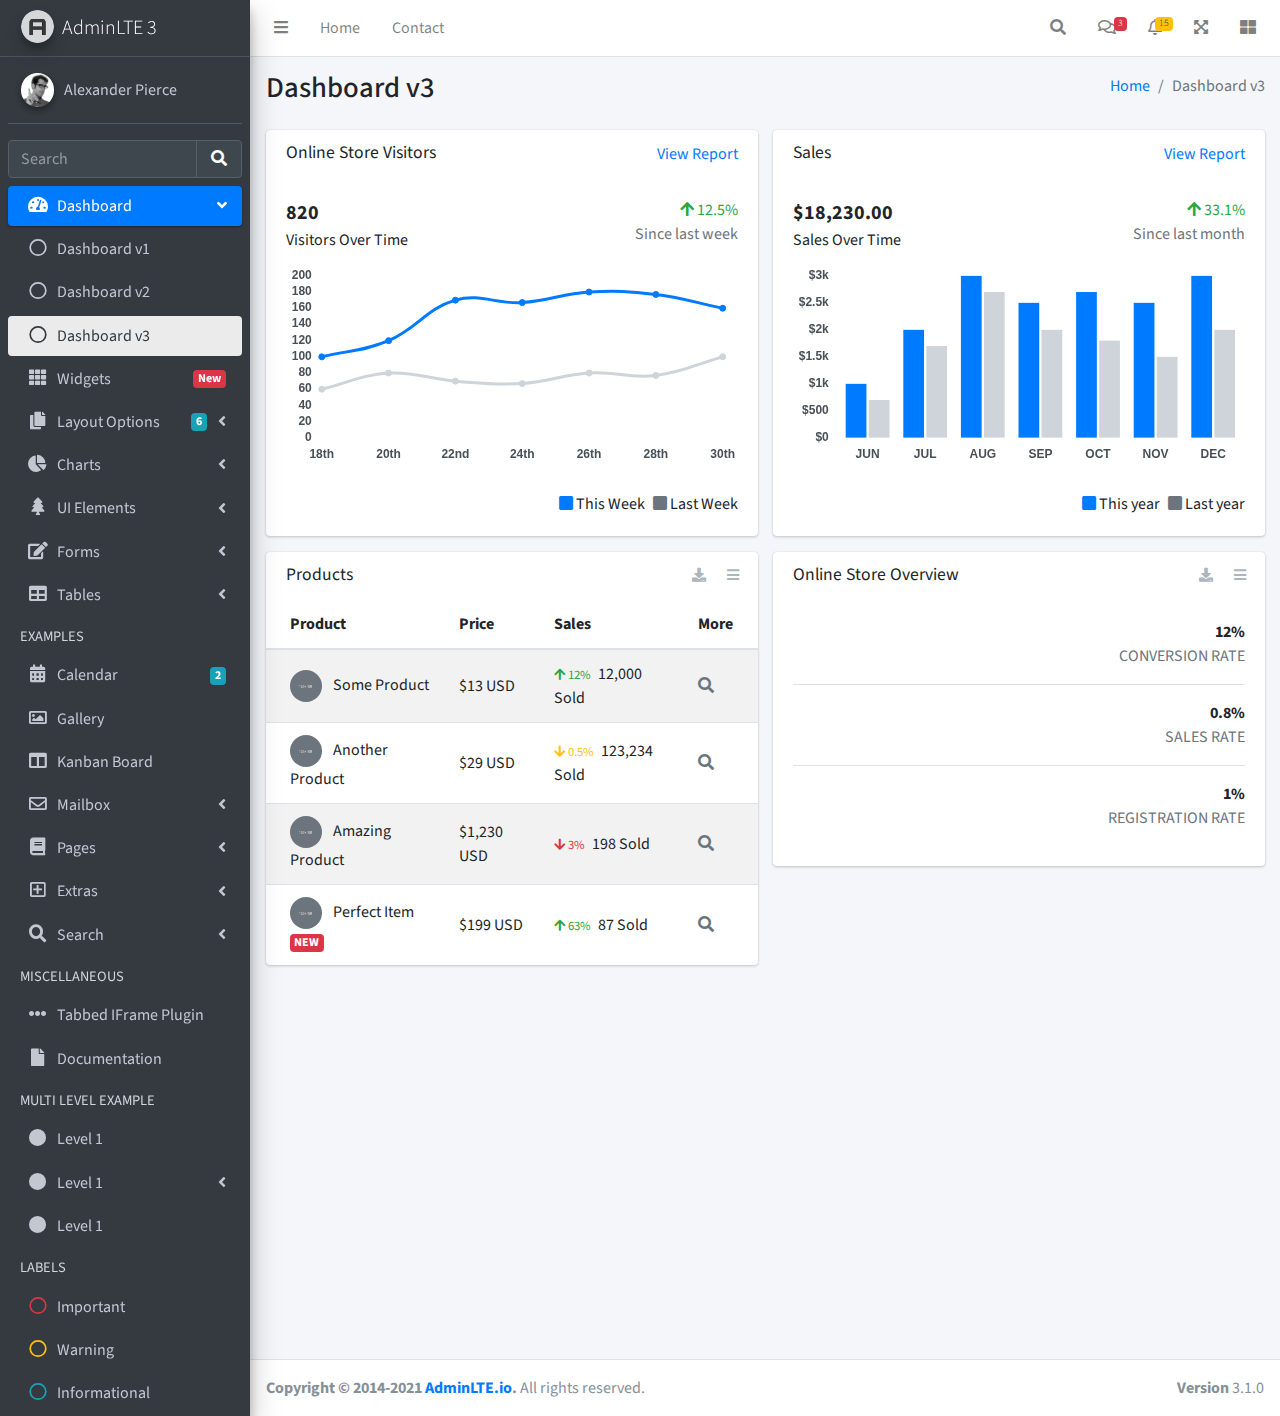
<file: admin/personas/index3.html>
<!DOCTYPE html>
<html lang="en">
<head>
  <meta charset="utf-8">
  <meta name="viewport" content="width=device-width, initial-scale=1">
  <title>AdminLTE 3 | Dashboard 3</title>

  <!-- Google Font: Source Sans Pro -->
  <link rel="stylesheet" href="https://fonts.googleapis.com/css?family=Source+Sans+Pro:300,400,400i,700&display=fallback">
  <!-- Font Awesome Icons -->
  <link rel="stylesheet" href="plugins/fontawesome-free/css/all.min.css">
  <!-- IonIcons -->
  <link rel="stylesheet" href="https://code.ionicframework.com/ionicons/2.0.1/css/ionicons.min.css">
  <!-- Theme style -->
  <link rel="stylesheet" href="dist/css/adminlte.min.css">
</head>
<!--
`body` tag options:

  Apply one or more of the following classes to to the body tag
  to get the desired effect

  * sidebar-collapse
  * sidebar-mini
-->
<body class="hold-transition sidebar-mini">
<div class="wrapper">
  <!-- Navbar -->
  <nav class="main-header navbar navbar-expand navbar-white navbar-light">
    <!-- Left navbar links -->
    <ul class="navbar-nav">
      <li class="nav-item">
        <a class="nav-link" data-widget="pushmenu" href="#" role="button"><i class="fas fa-bars"></i></a>
      </li>
      <li class="nav-item d-none d-sm-inline-block">
        <a href="index3.html" class="nav-link">Home</a>
      </li>
      <li class="nav-item d-none d-sm-inline-block">
        <a href="#" class="nav-link">Contact</a>
      </li>
    </ul>

    <!-- Right navbar links -->
    <ul class="navbar-nav ml-auto">
      <!-- Navbar Search -->
      <li class="nav-item">
        <a class="nav-link" data-widget="navbar-search" href="#" role="button">
          <i class="fas fa-search"></i>
        </a>
        <div class="navbar-search-block">
          <form class="form-inline">
            <div class="input-group input-group-sm">
              <input class="form-control form-control-navbar" type="search" placeholder="Search" aria-label="Search">
              <div class="input-group-append">
                <button class="btn btn-navbar" type="submit">
                  <i class="fas fa-search"></i>
                </button>
                <button class="btn btn-navbar" type="button" data-widget="navbar-search">
                  <i class="fas fa-times"></i>
                </button>
              </div>
            </div>
          </form>
        </div>
      </li>

      <!-- Messages Dropdown Menu -->
      <li class="nav-item dropdown">
        <a class="nav-link" data-toggle="dropdown" href="#">
          <i class="far fa-comments"></i>
          <span class="badge badge-danger navbar-badge">3</span>
        </a>
        <div class="dropdown-menu dropdown-menu-lg dropdown-menu-right">
          <a href="#" class="dropdown-item">
            <!-- Message Start -->
            <div class="media">
              <img src="dist/img/user1-128x128.jpg" alt="User Avatar" class="img-size-50 mr-3 img-circle">
              <div class="media-body">
                <h3 class="dropdown-item-title">
                  Brad Diesel
                  <span class="float-right text-sm text-danger"><i class="fas fa-star"></i></span>
                </h3>
                <p class="text-sm">Call me whenever you can...</p>
                <p class="text-sm text-muted"><i class="far fa-clock mr-1"></i> 4 Hours Ago</p>
              </div>
            </div>
            <!-- Message End -->
          </a>
          <div class="dropdown-divider"></div>
          <a href="#" class="dropdown-item">
            <!-- Message Start -->
            <div class="media">
              <img src="dist/img/user8-128x128.jpg" alt="User Avatar" class="img-size-50 img-circle mr-3">
              <div class="media-body">
                <h3 class="dropdown-item-title">
                  John Pierce
                  <span class="float-right text-sm text-muted"><i class="fas fa-star"></i></span>
                </h3>
                <p class="text-sm">I got your message bro</p>
                <p class="text-sm text-muted"><i class="far fa-clock mr-1"></i> 4 Hours Ago</p>
              </div>
            </div>
            <!-- Message End -->
          </a>
          <div class="dropdown-divider"></div>
          <a href="#" class="dropdown-item">
            <!-- Message Start -->
            <div class="media">
              <img src="dist/img/user3-128x128.jpg" alt="User Avatar" class="img-size-50 img-circle mr-3">
              <div class="media-body">
                <h3 class="dropdown-item-title">
                  Nora Silvester
                  <span class="float-right text-sm text-warning"><i class="fas fa-star"></i></span>
                </h3>
                <p class="text-sm">The subject goes here</p>
                <p class="text-sm text-muted"><i class="far fa-clock mr-1"></i> 4 Hours Ago</p>
              </div>
            </div>
            <!-- Message End -->
          </a>
          <div class="dropdown-divider"></div>
          <a href="#" class="dropdown-item dropdown-footer">See All Messages</a>
        </div>
      </li>
      <!-- Notifications Dropdown Menu -->
      <li class="nav-item dropdown">
        <a class="nav-link" data-toggle="dropdown" href="#">
          <i class="far fa-bell"></i>
          <span class="badge badge-warning navbar-badge">15</span>
        </a>
        <div class="dropdown-menu dropdown-menu-lg dropdown-menu-right">
          <span class="dropdown-item dropdown-header">15 Notifications</span>
          <div class="dropdown-divider"></div>
          <a href="#" class="dropdown-item">
            <i class="fas fa-envelope mr-2"></i> 4 new messages
            <span class="float-right text-muted text-sm">3 mins</span>
          </a>
          <div class="dropdown-divider"></div>
          <a href="#" class="dropdown-item">
            <i class="fas fa-users mr-2"></i> 8 friend requests
            <span class="float-right text-muted text-sm">12 hours</span>
          </a>
          <div class="dropdown-divider"></div>
          <a href="#" class="dropdown-item">
            <i class="fas fa-file mr-2"></i> 3 new reports
            <span class="float-right text-muted text-sm">2 days</span>
          </a>
          <div class="dropdown-divider"></div>
          <a href="#" class="dropdown-item dropdown-footer">See All Notifications</a>
        </div>
      </li>
      <li class="nav-item">
        <a class="nav-link" data-widget="fullscreen" href="#" role="button">
          <i class="fas fa-expand-arrows-alt"></i>
        </a>
      </li>
      <li class="nav-item">
        <a class="nav-link" data-widget="control-sidebar" data-slide="true" href="#" role="button">
          <i class="fas fa-th-large"></i>
        </a>
      </li>
    </ul>
  </nav>
  <!-- /.navbar -->

  <!-- Main Sidebar Container -->
  <aside class="main-sidebar sidebar-dark-primary elevation-4">
    <!-- Brand Logo -->
    <a href="index3.html" class="brand-link">
      <img src="dist/img/AdminLTELogo.png" alt="AdminLTE Logo" class="brand-image img-circle elevation-3" style="opacity: .8">
      <span class="brand-text font-weight-light">AdminLTE 3</span>
    </a>

    <!-- Sidebar -->
    <div class="sidebar">
      <!-- Sidebar user panel (optional) -->
      <div class="user-panel mt-3 pb-3 mb-3 d-flex">
        <div class="image">
          <img src="dist/img/user2-160x160.jpg" class="img-circle elevation-2" alt="User Image">
        </div>
        <div class="info">
          <a href="#" class="d-block">Alexander Pierce</a>
        </div>
      </div>

      <!-- SidebarSearch Form -->
      <div class="form-inline">
        <div class="input-group" data-widget="sidebar-search">
          <input class="form-control form-control-sidebar" type="search" placeholder="Search" aria-label="Search">
          <div class="input-group-append">
            <button class="btn btn-sidebar">
              <i class="fas fa-search fa-fw"></i>
            </button>
          </div>
        </div>
      </div>

      <!-- Sidebar Menu -->
      <nav class="mt-2">
        <ul class="nav nav-pills nav-sidebar flex-column" data-widget="treeview" role="menu" data-accordion="false">
          <!-- Add icons to the links using the .nav-icon class
               with font-awesome or any other icon font library -->
          <li class="nav-item menu-open">
            <a href="#" class="nav-link active">
              <i class="nav-icon fas fa-tachometer-alt"></i>
              <p>
                Dashboard
                <i class="right fas fa-angle-left"></i>
              </p>
            </a>
            <ul class="nav nav-treeview">
              <li class="nav-item">
                <a href="./index.html" class="nav-link">
                  <i class="far fa-circle nav-icon"></i>
                  <p>Dashboard v1</p>
                </a>
              </li>
              <li class="nav-item">
                <a href="./index2.html" class="nav-link">
                  <i class="far fa-circle nav-icon"></i>
                  <p>Dashboard v2</p>
                </a>
              </li>
              <li class="nav-item">
                <a href="./index3.html" class="nav-link active">
                  <i class="far fa-circle nav-icon"></i>
                  <p>Dashboard v3</p>
                </a>
              </li>
            </ul>
          </li>
          <li class="nav-item">
            <a href="pages/widgets.html" class="nav-link">
              <i class="nav-icon fas fa-th"></i>
              <p>
                Widgets
                <span class="right badge badge-danger">New</span>
              </p>
            </a>
          </li>
          <li class="nav-item">
            <a href="#" class="nav-link">
              <i class="nav-icon fas fa-copy"></i>
              <p>
                Layout Options
                <i class="fas fa-angle-left right"></i>
                <span class="badge badge-info right">6</span>
              </p>
            </a>
            <ul class="nav nav-treeview">
              <li class="nav-item">
                <a href="pages/layout/top-nav.html" class="nav-link">
                  <i class="far fa-circle nav-icon"></i>
                  <p>Top Navigation</p>
                </a>
              </li>
              <li class="nav-item">
                <a href="pages/layout/top-nav-sidebar.html" class="nav-link">
                  <i class="far fa-circle nav-icon"></i>
                  <p>Top Navigation + Sidebar</p>
                </a>
              </li>
              <li class="nav-item">
                <a href="pages/layout/boxed.html" class="nav-link">
                  <i class="far fa-circle nav-icon"></i>
                  <p>Boxed</p>
                </a>
              </li>
              <li class="nav-item">
                <a href="pages/layout/fixed-sidebar.html" class="nav-link">
                  <i class="far fa-circle nav-icon"></i>
                  <p>Fixed Sidebar</p>
                </a>
              </li>
              <li class="nav-item">
                <a href="pages/layout/fixed-sidebar-custom.html" class="nav-link">
                  <i class="far fa-circle nav-icon"></i>
                  <p>Fixed Sidebar <small>+ Custom Area</small></p>
                </a>
              </li>
              <li class="nav-item">
                <a href="pages/layout/fixed-topnav.html" class="nav-link">
                  <i class="far fa-circle nav-icon"></i>
                  <p>Fixed Navbar</p>
                </a>
              </li>
              <li class="nav-item">
                <a href="pages/layout/fixed-footer.html" class="nav-link">
                  <i class="far fa-circle nav-icon"></i>
                  <p>Fixed Footer</p>
                </a>
              </li>
              <li class="nav-item">
                <a href="pages/layout/collapsed-sidebar.html" class="nav-link">
                  <i class="far fa-circle nav-icon"></i>
                  <p>Collapsed Sidebar</p>
                </a>
              </li>
            </ul>
          </li>
          <li class="nav-item">
            <a href="#" class="nav-link">
              <i class="nav-icon fas fa-chart-pie"></i>
              <p>
                Charts
                <i class="right fas fa-angle-left"></i>
              </p>
            </a>
            <ul class="nav nav-treeview">
              <li class="nav-item">
                <a href="pages/charts/chartjs.html" class="nav-link">
                  <i class="far fa-circle nav-icon"></i>
                  <p>ChartJS</p>
                </a>
              </li>
              <li class="nav-item">
                <a href="pages/charts/flot.html" class="nav-link">
                  <i class="far fa-circle nav-icon"></i>
                  <p>Flot</p>
                </a>
              </li>
              <li class="nav-item">
                <a href="pages/charts/inline.html" class="nav-link">
                  <i class="far fa-circle nav-icon"></i>
                  <p>Inline</p>
                </a>
              </li>
              <li class="nav-item">
                <a href="pages/charts/uplot.html" class="nav-link">
                  <i class="far fa-circle nav-icon"></i>
                  <p>uPlot</p>
                </a>
              </li>
            </ul>
          </li>
          <li class="nav-item">
            <a href="#" class="nav-link">
              <i class="nav-icon fas fa-tree"></i>
              <p>
                UI Elements
                <i class="fas fa-angle-left right"></i>
              </p>
            </a>
            <ul class="nav nav-treeview">
              <li class="nav-item">
                <a href="pages/UI/general.html" class="nav-link">
                  <i class="far fa-circle nav-icon"></i>
                  <p>General</p>
                </a>
              </li>
              <li class="nav-item">
                <a href="pages/UI/icons.html" class="nav-link">
                  <i class="far fa-circle nav-icon"></i>
                  <p>Icons</p>
                </a>
              </li>
              <li class="nav-item">
                <a href="pages/UI/buttons.html" class="nav-link">
                  <i class="far fa-circle nav-icon"></i>
                  <p>Buttons</p>
                </a>
              </li>
              <li class="nav-item">
                <a href="pages/UI/sliders.html" class="nav-link">
                  <i class="far fa-circle nav-icon"></i>
                  <p>Sliders</p>
                </a>
              </li>
              <li class="nav-item">
                <a href="pages/UI/modals.html" class="nav-link">
                  <i class="far fa-circle nav-icon"></i>
                  <p>Modals & Alerts</p>
                </a>
              </li>
              <li class="nav-item">
                <a href="pages/UI/navbar.html" class="nav-link">
                  <i class="far fa-circle nav-icon"></i>
                  <p>Navbar & Tabs</p>
                </a>
              </li>
              <li class="nav-item">
                <a href="pages/UI/timeline.html" class="nav-link">
                  <i class="far fa-circle nav-icon"></i>
                  <p>Timeline</p>
                </a>
              </li>
              <li class="nav-item">
                <a href="pages/UI/ribbons.html" class="nav-link">
                  <i class="far fa-circle nav-icon"></i>
                  <p>Ribbons</p>
                </a>
              </li>
            </ul>
          </li>
          <li class="nav-item">
            <a href="#" class="nav-link">
              <i class="nav-icon fas fa-edit"></i>
              <p>
                Forms
                <i class="fas fa-angle-left right"></i>
              </p>
            </a>
            <ul class="nav nav-treeview">
              <li class="nav-item">
                <a href="pages/forms/general.html" class="nav-link">
                  <i class="far fa-circle nav-icon"></i>
                  <p>General Elements</p>
                </a>
              </li>
              <li class="nav-item">
                <a href="pages/forms/advanced.html" class="nav-link">
                  <i class="far fa-circle nav-icon"></i>
                  <p>Advanced Elements</p>
                </a>
              </li>
              <li class="nav-item">
                <a href="pages/forms/editors.html" class="nav-link">
                  <i class="far fa-circle nav-icon"></i>
                  <p>Editors</p>
                </a>
              </li>
              <li class="nav-item">
                <a href="pages/forms/validation.html" class="nav-link">
                  <i class="far fa-circle nav-icon"></i>
                  <p>Validation</p>
                </a>
              </li>
            </ul>
          </li>
          <li class="nav-item">
            <a href="#" class="nav-link">
              <i class="nav-icon fas fa-table"></i>
              <p>
                Tables
                <i class="fas fa-angle-left right"></i>
              </p>
            </a>
            <ul class="nav nav-treeview">
              <li class="nav-item">
                <a href="pages/tables/simple.html" class="nav-link">
                  <i class="far fa-circle nav-icon"></i>
                  <p>Simple Tables</p>
                </a>
              </li>
              <li class="nav-item">
                <a href="pages/tables/data.html" class="nav-link">
                  <i class="far fa-circle nav-icon"></i>
                  <p>DataTables</p>
                </a>
              </li>
              <li class="nav-item">
                <a href="pages/tables/jsgrid.html" class="nav-link">
                  <i class="far fa-circle nav-icon"></i>
                  <p>jsGrid</p>
                </a>
              </li>
            </ul>
          </li>
          <li class="nav-header">EXAMPLES</li>
          <li class="nav-item">
            <a href="pages/calendar.html" class="nav-link">
              <i class="nav-icon fas fa-calendar-alt"></i>
              <p>
                Calendar
                <span class="badge badge-info right">2</span>
              </p>
            </a>
          </li>
          <li class="nav-item">
            <a href="pages/gallery.html" class="nav-link">
              <i class="nav-icon far fa-image"></i>
              <p>
                Gallery
              </p>
            </a>
          </li>
          <li class="nav-item">
            <a href="pages/kanban.html" class="nav-link">
              <i class="nav-icon fas fa-columns"></i>
              <p>
                Kanban Board
              </p>
            </a>
          </li>
          <li class="nav-item">
            <a href="#" class="nav-link">
              <i class="nav-icon far fa-envelope"></i>
              <p>
                Mailbox
                <i class="fas fa-angle-left right"></i>
              </p>
            </a>
            <ul class="nav nav-treeview">
              <li class="nav-item">
                <a href="pages/mailbox/mailbox.html" class="nav-link">
                  <i class="far fa-circle nav-icon"></i>
                  <p>Inbox</p>
                </a>
              </li>
              <li class="nav-item">
                <a href="pages/mailbox/compose.html" class="nav-link">
                  <i class="far fa-circle nav-icon"></i>
                  <p>Compose</p>
                </a>
              </li>
              <li class="nav-item">
                <a href="pages/mailbox/read-mail.html" class="nav-link">
                  <i class="far fa-circle nav-icon"></i>
                  <p>Read</p>
                </a>
              </li>
            </ul>
          </li>
          <li class="nav-item">
            <a href="#" class="nav-link">
              <i class="nav-icon fas fa-book"></i>
              <p>
                Pages
                <i class="fas fa-angle-left right"></i>
              </p>
            </a>
            <ul class="nav nav-treeview">
              <li class="nav-item">
                <a href="pages/examples/invoice.html" class="nav-link">
                  <i class="far fa-circle nav-icon"></i>
                  <p>Invoice</p>
                </a>
              </li>
              <li class="nav-item">
                <a href="pages/examples/profile.html" class="nav-link">
                  <i class="far fa-circle nav-icon"></i>
                  <p>Profile</p>
                </a>
              </li>
              <li class="nav-item">
                <a href="pages/examples/e-commerce.html" class="nav-link">
                  <i class="far fa-circle nav-icon"></i>
                  <p>E-commerce</p>
                </a>
              </li>
              <li class="nav-item">
                <a href="pages/examples/projects.html" class="nav-link">
                  <i class="far fa-circle nav-icon"></i>
                  <p>Projects</p>
                </a>
              </li>
              <li class="nav-item">
                <a href="pages/examples/project-add.html" class="nav-link">
                  <i class="far fa-circle nav-icon"></i>
                  <p>Project Add</p>
                </a>
              </li>
              <li class="nav-item">
                <a href="pages/examples/project-edit.html" class="nav-link">
                  <i class="far fa-circle nav-icon"></i>
                  <p>Project Edit</p>
                </a>
              </li>
              <li class="nav-item">
                <a href="pages/examples/project-detail.html" class="nav-link">
                  <i class="far fa-circle nav-icon"></i>
                  <p>Project Detail</p>
                </a>
              </li>
              <li class="nav-item">
                <a href="pages/examples/contacts.html" class="nav-link">
                  <i class="far fa-circle nav-icon"></i>
                  <p>Contacts</p>
                </a>
              </li>
              <li class="nav-item">
                <a href="pages/examples/faq.html" class="nav-link">
                  <i class="far fa-circle nav-icon"></i>
                  <p>FAQ</p>
                </a>
              </li>
              <li class="nav-item">
                <a href="pages/examples/contact-us.html" class="nav-link">
                  <i class="far fa-circle nav-icon"></i>
                  <p>Contact us</p>
                </a>
              </li>
            </ul>
          </li>
          <li class="nav-item">
            <a href="#" class="nav-link">
              <i class="nav-icon far fa-plus-square"></i>
              <p>
                Extras
                <i class="fas fa-angle-left right"></i>
              </p>
            </a>
            <ul class="nav nav-treeview">
              <li class="nav-item">
                <a href="#" class="nav-link">
                  <i class="far fa-circle nav-icon"></i>
                  <p>
                    Login & Register v1
                    <i class="fas fa-angle-left right"></i>
                  </p>
                </a>
                <ul class="nav nav-treeview">
                  <li class="nav-item">
                    <a href="pages/examples/login.html" class="nav-link">
                      <i class="far fa-circle nav-icon"></i>
                      <p>Login v1</p>
                    </a>
                  </li>
                  <li class="nav-item">
                    <a href="pages/examples/register.html" class="nav-link">
                      <i class="far fa-circle nav-icon"></i>
                      <p>Register v1</p>
                    </a>
                  </li>
                  <li class="nav-item">
                    <a href="pages/examples/forgot-password.html" class="nav-link">
                      <i class="far fa-circle nav-icon"></i>
                      <p>Forgot Password v1</p>
                    </a>
                  </li>
                  <li class="nav-item">
                    <a href="pages/examples/recover-password.html" class="nav-link">
                      <i class="far fa-circle nav-icon"></i>
                      <p>Recover Password v1</p>
                    </a>
                  </li>
                </ul>
              </li>
              <li class="nav-item">
                <a href="#" class="nav-link">
                  <i class="far fa-circle nav-icon"></i>
                  <p>
                    Login & Register v2
                    <i class="fas fa-angle-left right"></i>
                  </p>
                </a>
                <ul class="nav nav-treeview">
                  <li class="nav-item">
                    <a href="pages/examples/login-v2.html" class="nav-link">
                      <i class="far fa-circle nav-icon"></i>
                      <p>Login v2</p>
                    </a>
                  </li>
                  <li class="nav-item">
                    <a href="pages/examples/register-v2.html" class="nav-link">
                      <i class="far fa-circle nav-icon"></i>
                      <p>Register v2</p>
                    </a>
                  </li>
                  <li class="nav-item">
                    <a href="pages/examples/forgot-password-v2.html" class="nav-link">
                      <i class="far fa-circle nav-icon"></i>
                      <p>Forgot Password v2</p>
                    </a>
                  </li>
                  <li class="nav-item">
                    <a href="pages/examples/recover-password-v2.html" class="nav-link">
                      <i class="far fa-circle nav-icon"></i>
                      <p>Recover Password v2</p>
                    </a>
                  </li>
                </ul>
              </li>
              <li class="nav-item">
                <a href="pages/examples/lockscreen.html" class="nav-link">
                  <i class="far fa-circle nav-icon"></i>
                  <p>Lockscreen</p>
                </a>
              </li>
              <li class="nav-item">
                <a href="pages/examples/legacy-user-menu.html" class="nav-link">
                  <i class="far fa-circle nav-icon"></i>
                  <p>Legacy User Menu</p>
                </a>
              </li>
              <li class="nav-item">
                <a href="pages/examples/language-menu.html" class="nav-link">
                  <i class="far fa-circle nav-icon"></i>
                  <p>Language Menu</p>
                </a>
              </li>
              <li class="nav-item">
                <a href="pages/examples/404.html" class="nav-link">
                  <i class="far fa-circle nav-icon"></i>
                  <p>Error 404</p>
                </a>
              </li>
              <li class="nav-item">
                <a href="pages/examples/500.html" class="nav-link">
                  <i class="far fa-circle nav-icon"></i>
                  <p>Error 500</p>
                </a>
              </li>
              <li class="nav-item">
                <a href="pages/examples/pace.html" class="nav-link">
                  <i class="far fa-circle nav-icon"></i>
                  <p>Pace</p>
                </a>
              </li>
              <li class="nav-item">
                <a href="pages/examples/blank.html" class="nav-link">
                  <i class="far fa-circle nav-icon"></i>
                  <p>Blank Page</p>
                </a>
              </li>
              <li class="nav-item">
                <a href="starter.html" class="nav-link">
                  <i class="far fa-circle nav-icon"></i>
                  <p>Starter Page</p>
                </a>
              </li>
            </ul>
          </li>
          <li class="nav-item">
            <a href="#" class="nav-link">
              <i class="nav-icon fas fa-search"></i>
              <p>
                Search
                <i class="fas fa-angle-left right"></i>
              </p>
            </a>
            <ul class="nav nav-treeview">
              <li class="nav-item">
                <a href="pages/search/simple.html" class="nav-link">
                  <i class="far fa-circle nav-icon"></i>
                  <p>Simple Search</p>
                </a>
              </li>
              <li class="nav-item">
                <a href="pages/search/enhanced.html" class="nav-link">
                  <i class="far fa-circle nav-icon"></i>
                  <p>Enhanced</p>
                </a>
              </li>
            </ul>
          </li>
          <li class="nav-header">MISCELLANEOUS</li>
          <li class="nav-item">
            <a href="iframe.html" class="nav-link">
              <i class="nav-icon fas fa-ellipsis-h"></i>
              <p>Tabbed IFrame Plugin</p>
            </a>
          </li>
          <li class="nav-item">
            <a href="https://adminlte.io/docs/3.1/" class="nav-link">
              <i class="nav-icon fas fa-file"></i>
              <p>Documentation</p>
            </a>
          </li>
          <li class="nav-header">MULTI LEVEL EXAMPLE</li>
          <li class="nav-item">
            <a href="#" class="nav-link">
              <i class="fas fa-circle nav-icon"></i>
              <p>Level 1</p>
            </a>
          </li>
          <li class="nav-item">
            <a href="#" class="nav-link">
              <i class="nav-icon fas fa-circle"></i>
              <p>
                Level 1
                <i class="right fas fa-angle-left"></i>
              </p>
            </a>
            <ul class="nav nav-treeview">
              <li class="nav-item">
                <a href="#" class="nav-link">
                  <i class="far fa-circle nav-icon"></i>
                  <p>Level 2</p>
                </a>
              </li>
              <li class="nav-item">
                <a href="#" class="nav-link">
                  <i class="far fa-circle nav-icon"></i>
                  <p>
                    Level 2
                    <i class="right fas fa-angle-left"></i>
                  </p>
                </a>
                <ul class="nav nav-treeview">
                  <li class="nav-item">
                    <a href="#" class="nav-link">
                      <i class="far fa-dot-circle nav-icon"></i>
                      <p>Level 3</p>
                    </a>
                  </li>
                  <li class="nav-item">
                    <a href="#" class="nav-link">
                      <i class="far fa-dot-circle nav-icon"></i>
                      <p>Level 3</p>
                    </a>
                  </li>
                  <li class="nav-item">
                    <a href="#" class="nav-link">
                      <i class="far fa-dot-circle nav-icon"></i>
                      <p>Level 3</p>
                    </a>
                  </li>
                </ul>
              </li>
              <li class="nav-item">
                <a href="#" class="nav-link">
                  <i class="far fa-circle nav-icon"></i>
                  <p>Level 2</p>
                </a>
              </li>
            </ul>
          </li>
          <li class="nav-item">
            <a href="#" class="nav-link">
              <i class="fas fa-circle nav-icon"></i>
              <p>Level 1</p>
            </a>
          </li>
          <li class="nav-header">LABELS</li>
          <li class="nav-item">
            <a href="#" class="nav-link">
              <i class="nav-icon far fa-circle text-danger"></i>
              <p class="text">Important</p>
            </a>
          </li>
          <li class="nav-item">
            <a href="#" class="nav-link">
              <i class="nav-icon far fa-circle text-warning"></i>
              <p>Warning</p>
            </a>
          </li>
          <li class="nav-item">
            <a href="#" class="nav-link">
              <i class="nav-icon far fa-circle text-info"></i>
              <p>Informational</p>
            </a>
          </li>
        </ul>
      </nav>
      <!-- /.sidebar-menu -->
    </div>
    <!-- /.sidebar -->
  </aside>

  <!-- Content Wrapper. Contains page content -->
  <div class="content-wrapper">
    <!-- Content Header (Page header) -->
    <div class="content-header">
      <div class="container-fluid">
        <div class="row mb-2">
          <div class="col-sm-6">
            <h1 class="m-0">Dashboard v3</h1>
          </div><!-- /.col -->
          <div class="col-sm-6">
            <ol class="breadcrumb float-sm-right">
              <li class="breadcrumb-item"><a href="#">Home</a></li>
              <li class="breadcrumb-item active">Dashboard v3</li>
            </ol>
          </div><!-- /.col -->
        </div><!-- /.row -->
      </div><!-- /.container-fluid -->
    </div>
    <!-- /.content-header -->

    <!-- Main content -->
    <div class="content">
      <div class="container-fluid">
        <div class="row">
          <div class="col-lg-6">
            <div class="card">
              <div class="card-header border-0">
                <div class="d-flex justify-content-between">
                  <h3 class="card-title">Online Store Visitors</h3>
                  <a href="javascript:void(0);">View Report</a>
                </div>
              </div>
              <div class="card-body">
                <div class="d-flex">
                  <p class="d-flex flex-column">
                    <span class="text-bold text-lg">820</span>
                    <span>Visitors Over Time</span>
                  </p>
                  <p class="ml-auto d-flex flex-column text-right">
                    <span class="text-success">
                      <i class="fas fa-arrow-up"></i> 12.5%
                    </span>
                    <span class="text-muted">Since last week</span>
                  </p>
                </div>
                <!-- /.d-flex -->

                <div class="position-relative mb-4">
                  <canvas id="visitors-chart" height="200"></canvas>
                </div>

                <div class="d-flex flex-row justify-content-end">
                  <span class="mr-2">
                    <i class="fas fa-square text-primary"></i> This Week
                  </span>

                  <span>
                    <i class="fas fa-square text-gray"></i> Last Week
                  </span>
                </div>
              </div>
            </div>
            <!-- /.card -->

            <div class="card">
              <div class="card-header border-0">
                <h3 class="card-title">Products</h3>
                <div class="card-tools">
                  <a href="#" class="btn btn-tool btn-sm">
                    <i class="fas fa-download"></i>
                  </a>
                  <a href="#" class="btn btn-tool btn-sm">
                    <i class="fas fa-bars"></i>
                  </a>
                </div>
              </div>
              <div class="card-body table-responsive p-0">
                <table class="table table-striped table-valign-middle">
                  <thead>
                  <tr>
                    <th>Product</th>
                    <th>Price</th>
                    <th>Sales</th>
                    <th>More</th>
                  </tr>
                  </thead>
                  <tbody>
                  <tr>
                    <td>
                      <img src="dist/img/default-150x150.png" alt="Product 1" class="img-circle img-size-32 mr-2">
                      Some Product
                    </td>
                    <td>$13 USD</td>
                    <td>
                      <small class="text-success mr-1">
                        <i class="fas fa-arrow-up"></i>
                        12%
                      </small>
                      12,000 Sold
                    </td>
                    <td>
                      <a href="#" class="text-muted">
                        <i class="fas fa-search"></i>
                      </a>
                    </td>
                  </tr>
                  <tr>
                    <td>
                      <img src="dist/img/default-150x150.png" alt="Product 1" class="img-circle img-size-32 mr-2">
                      Another Product
                    </td>
                    <td>$29 USD</td>
                    <td>
                      <small class="text-warning mr-1">
                        <i class="fas fa-arrow-down"></i>
                        0.5%
                      </small>
                      123,234 Sold
                    </td>
                    <td>
                      <a href="#" class="text-muted">
                        <i class="fas fa-search"></i>
                      </a>
                    </td>
                  </tr>
                  <tr>
                    <td>
                      <img src="dist/img/default-150x150.png" alt="Product 1" class="img-circle img-size-32 mr-2">
                      Amazing Product
                    </td>
                    <td>$1,230 USD</td>
                    <td>
                      <small class="text-danger mr-1">
                        <i class="fas fa-arrow-down"></i>
                        3%
                      </small>
                      198 Sold
                    </td>
                    <td>
                      <a href="#" class="text-muted">
                        <i class="fas fa-search"></i>
                      </a>
                    </td>
                  </tr>
                  <tr>
                    <td>
                      <img src="dist/img/default-150x150.png" alt="Product 1" class="img-circle img-size-32 mr-2">
                      Perfect Item
                      <span class="badge bg-danger">NEW</span>
                    </td>
                    <td>$199 USD</td>
                    <td>
                      <small class="text-success mr-1">
                        <i class="fas fa-arrow-up"></i>
                        63%
                      </small>
                      87 Sold
                    </td>
                    <td>
                      <a href="#" class="text-muted">
                        <i class="fas fa-search"></i>
                      </a>
                    </td>
                  </tr>
                  </tbody>
                </table>
              </div>
            </div>
            <!-- /.card -->
          </div>
          <!-- /.col-md-6 -->
          <div class="col-lg-6">
            <div class="card">
              <div class="card-header border-0">
                <div class="d-flex justify-content-between">
                  <h3 class="card-title">Sales</h3>
                  <a href="javascript:void(0);">View Report</a>
                </div>
              </div>
              <div class="card-body">
                <div class="d-flex">
                  <p class="d-flex flex-column">
                    <span class="text-bold text-lg">$18,230.00</span>
                    <span>Sales Over Time</span>
                  </p>
                  <p class="ml-auto d-flex flex-column text-right">
                    <span class="text-success">
                      <i class="fas fa-arrow-up"></i> 33.1%
                    </span>
                    <span class="text-muted">Since last month</span>
                  </p>
                </div>
                <!-- /.d-flex -->

                <div class="position-relative mb-4">
                  <canvas id="sales-chart" height="200"></canvas>
                </div>

                <div class="d-flex flex-row justify-content-end">
                  <span class="mr-2">
                    <i class="fas fa-square text-primary"></i> This year
                  </span>

                  <span>
                    <i class="fas fa-square text-gray"></i> Last year
                  </span>
                </div>
              </div>
            </div>
            <!-- /.card -->

            <div class="card">
              <div class="card-header border-0">
                <h3 class="card-title">Online Store Overview</h3>
                <div class="card-tools">
                  <a href="#" class="btn btn-sm btn-tool">
                    <i class="fas fa-download"></i>
                  </a>
                  <a href="#" class="btn btn-sm btn-tool">
                    <i class="fas fa-bars"></i>
                  </a>
                </div>
              </div>
              <div class="card-body">
                <div class="d-flex justify-content-between align-items-center border-bottom mb-3">
                  <p class="text-success text-xl">
                    <i class="ion ion-ios-refresh-empty"></i>
                  </p>
                  <p class="d-flex flex-column text-right">
                    <span class="font-weight-bold">
                      <i class="ion ion-android-arrow-up text-success"></i> 12%
                    </span>
                    <span class="text-muted">CONVERSION RATE</span>
                  </p>
                </div>
                <!-- /.d-flex -->
                <div class="d-flex justify-content-between align-items-center border-bottom mb-3">
                  <p class="text-warning text-xl">
                    <i class="ion ion-ios-cart-outline"></i>
                  </p>
                  <p class="d-flex flex-column text-right">
                    <span class="font-weight-bold">
                      <i class="ion ion-android-arrow-up text-warning"></i> 0.8%
                    </span>
                    <span class="text-muted">SALES RATE</span>
                  </p>
                </div>
                <!-- /.d-flex -->
                <div class="d-flex justify-content-between align-items-center mb-0">
                  <p class="text-danger text-xl">
                    <i class="ion ion-ios-people-outline"></i>
                  </p>
                  <p class="d-flex flex-column text-right">
                    <span class="font-weight-bold">
                      <i class="ion ion-android-arrow-down text-danger"></i> 1%
                    </span>
                    <span class="text-muted">REGISTRATION RATE</span>
                  </p>
                </div>
                <!-- /.d-flex -->
              </div>
            </div>
          </div>
          <!-- /.col-md-6 -->
        </div>
        <!-- /.row -->
      </div>
      <!-- /.container-fluid -->
    </div>
    <!-- /.content -->
  </div>
  <!-- /.content-wrapper -->

  <!-- Control Sidebar -->
  <aside class="control-sidebar control-sidebar-dark">
    <!-- Control sidebar content goes here -->
  </aside>
  <!-- /.control-sidebar -->

  <!-- Main Footer -->
  <footer class="main-footer">
    <strong>Copyright &copy; 2014-2021 <a href="https://adminlte.io">AdminLTE.io</a>.</strong>
    All rights reserved.
    <div class="float-right d-none d-sm-inline-block">
      <b>Version</b> 3.1.0
    </div>
  </footer>
</div>
<!-- ./wrapper -->

<!-- REQUIRED SCRIPTS -->

<!-- jQuery -->
<script src="plugins/jquery/jquery.min.js"></script>
<!-- Bootstrap -->
<script src="plugins/bootstrap/js/bootstrap.bundle.min.js"></script>
<!-- AdminLTE -->
<script src="dist/js/adminlte.js"></script>

<!-- OPTIONAL SCRIPTS -->
<script src="plugins/chart.js/Chart.min.js"></script>
<!-- AdminLTE for demo purposes -->
<script src="dist/js/demo.js"></script>
<!-- AdminLTE dashboard demo (This is only for demo purposes) -->
<script src="dist/js/pages/dashboard3.js"></script>
</body>
</html>
</file>
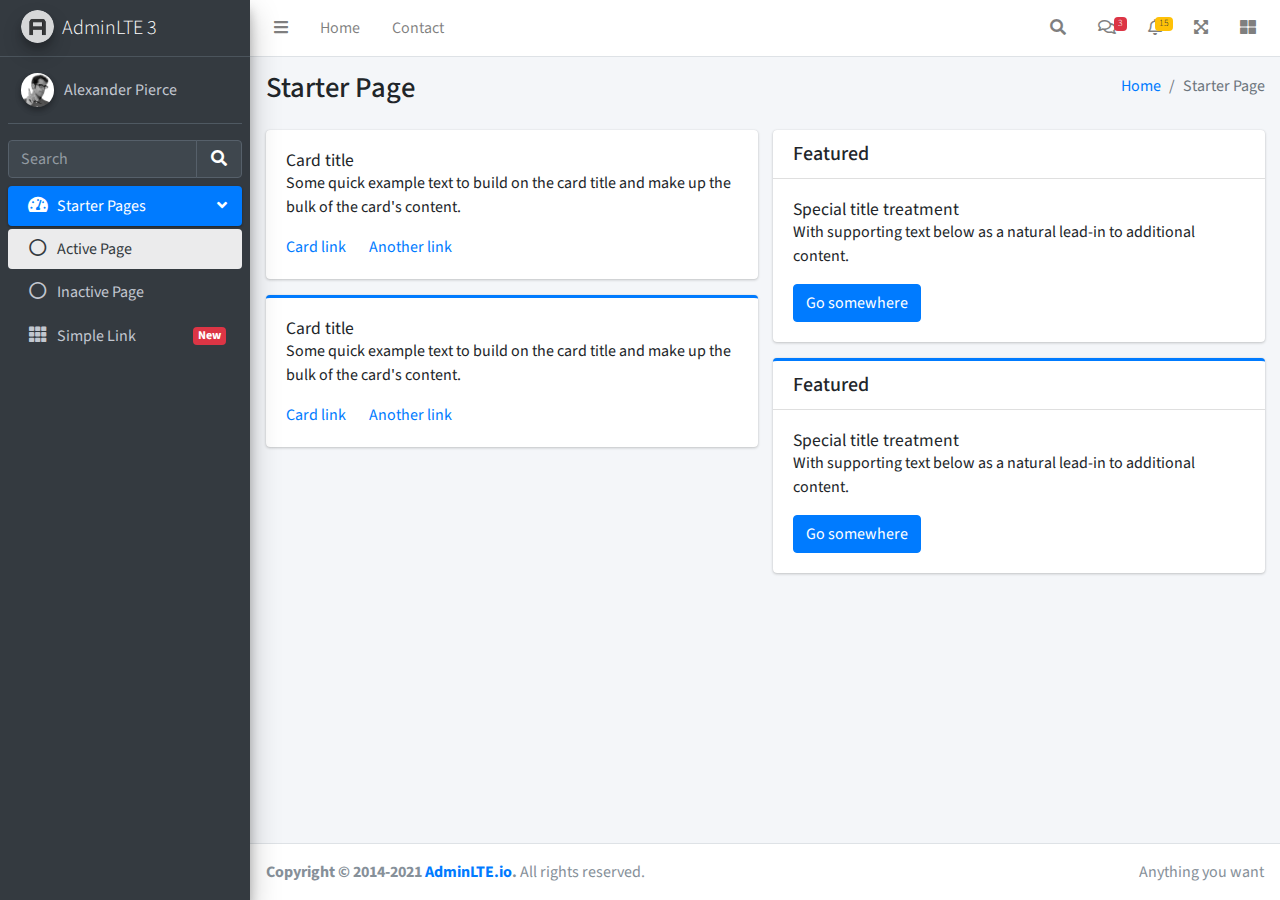
<file: admin/personas/starter.html>
<!DOCTYPE html>
<!--
This is a starter template page. Use this page to start your new project from
scratch. This page gets rid of all links and provides the needed markup only.
-->
<html lang="en">
<head>
  <meta charset="utf-8">
  <meta name="viewport" content="width=device-width, initial-scale=1">
  <title>AdminLTE 3 | Starter</title>

  <!-- Google Font: Source Sans Pro -->
  <link rel="stylesheet" href="https://fonts.googleapis.com/css?family=Source+Sans+Pro:300,400,400i,700&display=fallback">
  <!-- Font Awesome Icons -->
  <link rel="stylesheet" href="plugins/fontawesome-free/css/all.min.css">
  <!-- Theme style -->
  <link rel="stylesheet" href="dist/css/adminlte.min.css">
</head>
<body class="hold-transition sidebar-mini">
<div class="wrapper">

  <!-- Navbar -->
  <nav class="main-header navbar navbar-expand navbar-white navbar-light">
    <!-- Left navbar links -->
    <ul class="navbar-nav">
      <li class="nav-item">
        <a class="nav-link" data-widget="pushmenu" href="#" role="button"><i class="fas fa-bars"></i></a>
      </li>
      <li class="nav-item d-none d-sm-inline-block">
        <a href="index3.html" class="nav-link">Home</a>
      </li>
      <li class="nav-item d-none d-sm-inline-block">
        <a href="#" class="nav-link">Contact</a>
      </li>
    </ul>

    <!-- Right navbar links -->
    <ul class="navbar-nav ml-auto">
      <!-- Navbar Search -->
      <li class="nav-item">
        <a class="nav-link" data-widget="navbar-search" href="#" role="button">
          <i class="fas fa-search"></i>
        </a>
        <div class="navbar-search-block">
          <form class="form-inline">
            <div class="input-group input-group-sm">
              <input class="form-control form-control-navbar" type="search" placeholder="Search" aria-label="Search">
              <div class="input-group-append">
                <button class="btn btn-navbar" type="submit">
                  <i class="fas fa-search"></i>
                </button>
                <button class="btn btn-navbar" type="button" data-widget="navbar-search">
                  <i class="fas fa-times"></i>
                </button>
              </div>
            </div>
          </form>
        </div>
      </li>

      <!-- Messages Dropdown Menu -->
      <li class="nav-item dropdown">
        <a class="nav-link" data-toggle="dropdown" href="#">
          <i class="far fa-comments"></i>
          <span class="badge badge-danger navbar-badge">3</span>
        </a>
        <div class="dropdown-menu dropdown-menu-lg dropdown-menu-right">
          <a href="#" class="dropdown-item">
            <!-- Message Start -->
            <div class="media">
              <img src="dist/img/user1-128x128.jpg" alt="User Avatar" class="img-size-50 mr-3 img-circle">
              <div class="media-body">
                <h3 class="dropdown-item-title">
                  Brad Diesel
                  <span class="float-right text-sm text-danger"><i class="fas fa-star"></i></span>
                </h3>
                <p class="text-sm">Call me whenever you can...</p>
                <p class="text-sm text-muted"><i class="far fa-clock mr-1"></i> 4 Hours Ago</p>
              </div>
            </div>
            <!-- Message End -->
          </a>
          <div class="dropdown-divider"></div>
          <a href="#" class="dropdown-item">
            <!-- Message Start -->
            <div class="media">
              <img src="dist/img/user8-128x128.jpg" alt="User Avatar" class="img-size-50 img-circle mr-3">
              <div class="media-body">
                <h3 class="dropdown-item-title">
                  John Pierce
                  <span class="float-right text-sm text-muted"><i class="fas fa-star"></i></span>
                </h3>
                <p class="text-sm">I got your message bro</p>
                <p class="text-sm text-muted"><i class="far fa-clock mr-1"></i> 4 Hours Ago</p>
              </div>
            </div>
            <!-- Message End -->
          </a>
          <div class="dropdown-divider"></div>
          <a href="#" class="dropdown-item">
            <!-- Message Start -->
            <div class="media">
              <img src="dist/img/user3-128x128.jpg" alt="User Avatar" class="img-size-50 img-circle mr-3">
              <div class="media-body">
                <h3 class="dropdown-item-title">
                  Nora Silvester
                  <span class="float-right text-sm text-warning"><i class="fas fa-star"></i></span>
                </h3>
                <p class="text-sm">The subject goes here</p>
                <p class="text-sm text-muted"><i class="far fa-clock mr-1"></i> 4 Hours Ago</p>
              </div>
            </div>
            <!-- Message End -->
          </a>
          <div class="dropdown-divider"></div>
          <a href="#" class="dropdown-item dropdown-footer">See All Messages</a>
        </div>
      </li>
      <!-- Notifications Dropdown Menu -->
      <li class="nav-item dropdown">
        <a class="nav-link" data-toggle="dropdown" href="#">
          <i class="far fa-bell"></i>
          <span class="badge badge-warning navbar-badge">15</span>
        </a>
        <div class="dropdown-menu dropdown-menu-lg dropdown-menu-right">
          <span class="dropdown-header">15 Notifications</span>
          <div class="dropdown-divider"></div>
          <a href="#" class="dropdown-item">
            <i class="fas fa-envelope mr-2"></i> 4 new messages
            <span class="float-right text-muted text-sm">3 mins</span>
          </a>
          <div class="dropdown-divider"></div>
          <a href="#" class="dropdown-item">
            <i class="fas fa-users mr-2"></i> 8 friend requests
            <span class="float-right text-muted text-sm">12 hours</span>
          </a>
          <div class="dropdown-divider"></div>
          <a href="#" class="dropdown-item">
            <i class="fas fa-file mr-2"></i> 3 new reports
            <span class="float-right text-muted text-sm">2 days</span>
          </a>
          <div class="dropdown-divider"></div>
          <a href="#" class="dropdown-item dropdown-footer">See All Notifications</a>
        </div>
      </li>
      <li class="nav-item">
        <a class="nav-link" data-widget="fullscreen" href="#" role="button">
          <i class="fas fa-expand-arrows-alt"></i>
        </a>
      </li>
      <li class="nav-item">
        <a class="nav-link" data-widget="control-sidebar" data-slide="true" href="#" role="button">
          <i class="fas fa-th-large"></i>
        </a>
      </li>
    </ul>
  </nav>
  <!-- /.navbar -->

  <!-- Main Sidebar Container -->
  <aside class="main-sidebar sidebar-dark-primary elevation-4">
    <!-- Brand Logo -->
    <a href="index3.html" class="brand-link">
      <img src="dist/img/AdminLTELogo.png" alt="AdminLTE Logo" class="brand-image img-circle elevation-3" style="opacity: .8">
      <span class="brand-text font-weight-light">AdminLTE 3</span>
    </a>

    <!-- Sidebar -->
    <div class="sidebar">
      <!-- Sidebar user panel (optional) -->
      <div class="user-panel mt-3 pb-3 mb-3 d-flex">
        <div class="image">
          <img src="dist/img/user2-160x160.jpg" class="img-circle elevation-2" alt="User Image">
        </div>
        <div class="info">
          <a href="#" class="d-block">Alexander Pierce</a>
        </div>
      </div>

      <!-- SidebarSearch Form -->
      <div class="form-inline">
        <div class="input-group" data-widget="sidebar-search">
          <input class="form-control form-control-sidebar" type="search" placeholder="Search" aria-label="Search">
          <div class="input-group-append">
            <button class="btn btn-sidebar">
              <i class="fas fa-search fa-fw"></i>
            </button>
          </div>
        </div>
      </div>

      <!-- Sidebar Menu -->
      <nav class="mt-2">
        <ul class="nav nav-pills nav-sidebar flex-column" data-widget="treeview" role="menu" data-accordion="false">
          <!-- Add icons to the links using the .nav-icon class
               with font-awesome or any other icon font library -->
          <li class="nav-item menu-open">
            <a href="#" class="nav-link active">
              <i class="nav-icon fas fa-tachometer-alt"></i>
              <p>
                Starter Pages
                <i class="right fas fa-angle-left"></i>
              </p>
            </a>
            <ul class="nav nav-treeview">
              <li class="nav-item">
                <a href="#" class="nav-link active">
                  <i class="far fa-circle nav-icon"></i>
                  <p>Active Page</p>
                </a>
              </li>
              <li class="nav-item">
                <a href="#" class="nav-link">
                  <i class="far fa-circle nav-icon"></i>
                  <p>Inactive Page</p>
                </a>
              </li>
            </ul>
          </li>
          <li class="nav-item">
            <a href="#" class="nav-link">
              <i class="nav-icon fas fa-th"></i>
              <p>
                Simple Link
                <span class="right badge badge-danger">New</span>
              </p>
            </a>
          </li>
        </ul>
      </nav>
      <!-- /.sidebar-menu -->
    </div>
    <!-- /.sidebar -->
  </aside>

  <!-- Content Wrapper. Contains page content -->
  <div class="content-wrapper">
    <!-- Content Header (Page header) -->
    <div class="content-header">
      <div class="container-fluid">
        <div class="row mb-2">
          <div class="col-sm-6">
            <h1 class="m-0">Starter Page</h1>
          </div><!-- /.col -->
          <div class="col-sm-6">
            <ol class="breadcrumb float-sm-right">
              <li class="breadcrumb-item"><a href="#">Home</a></li>
              <li class="breadcrumb-item active">Starter Page</li>
            </ol>
          </div><!-- /.col -->
        </div><!-- /.row -->
      </div><!-- /.container-fluid -->
    </div>
    <!-- /.content-header -->

    <!-- Main content -->
    <div class="content">
      <div class="container-fluid">
        <div class="row">
          <div class="col-lg-6">
            <div class="card">
              <div class="card-body">
                <h5 class="card-title">Card title</h5>

                <p class="card-text">
                  Some quick example text to build on the card title and make up the bulk of the card's
                  content.
                </p>

                <a href="#" class="card-link">Card link</a>
                <a href="#" class="card-link">Another link</a>
              </div>
            </div>

            <div class="card card-primary card-outline">
              <div class="card-body">
                <h5 class="card-title">Card title</h5>

                <p class="card-text">
                  Some quick example text to build on the card title and make up the bulk of the card's
                  content.
                </p>
                <a href="#" class="card-link">Card link</a>
                <a href="#" class="card-link">Another link</a>
              </div>
            </div><!-- /.card -->
          </div>
          <!-- /.col-md-6 -->
          <div class="col-lg-6">
            <div class="card">
              <div class="card-header">
                <h5 class="m-0">Featured</h5>
              </div>
              <div class="card-body">
                <h6 class="card-title">Special title treatment</h6>

                <p class="card-text">With supporting text below as a natural lead-in to additional content.</p>
                <a href="#" class="btn btn-primary">Go somewhere</a>
              </div>
            </div>

            <div class="card card-primary card-outline">
              <div class="card-header">
                <h5 class="m-0">Featured</h5>
              </div>
              <div class="card-body">
                <h6 class="card-title">Special title treatment</h6>

                <p class="card-text">With supporting text below as a natural lead-in to additional content.</p>
                <a href="#" class="btn btn-primary">Go somewhere</a>
              </div>
            </div>
          </div>
          <!-- /.col-md-6 -->
        </div>
        <!-- /.row -->
      </div><!-- /.container-fluid -->
    </div>
    <!-- /.content -->
  </div>
  <!-- /.content-wrapper -->

  <!-- Control Sidebar -->
  <aside class="control-sidebar control-sidebar-dark">
    <!-- Control sidebar content goes here -->
    <div class="p-3">
      <h5>Title</h5>
      <p>Sidebar content</p>
    </div>
  </aside>
  <!-- /.control-sidebar -->

  <!-- Main Footer -->
  <footer class="main-footer">
    <!-- To the right -->
    <div class="float-right d-none d-sm-inline">
      Anything you want
    </div>
    <!-- Default to the left -->
    <strong>Copyright &copy; 2014-2021 <a href="https://adminlte.io">AdminLTE.io</a>.</strong> All rights reserved.
  </footer>
</div>
<!-- ./wrapper -->

<!-- REQUIRED SCRIPTS -->

<!-- jQuery -->
<script src="plugins/jquery/jquery.min.js"></script>
<!-- Bootstrap 4 -->
<script src="plugins/bootstrap/js/bootstrap.bundle.min.js"></script>
<!-- AdminLTE App -->
<script src="dist/js/adminlte.min.js"></script>
</body>
</html>
</file>
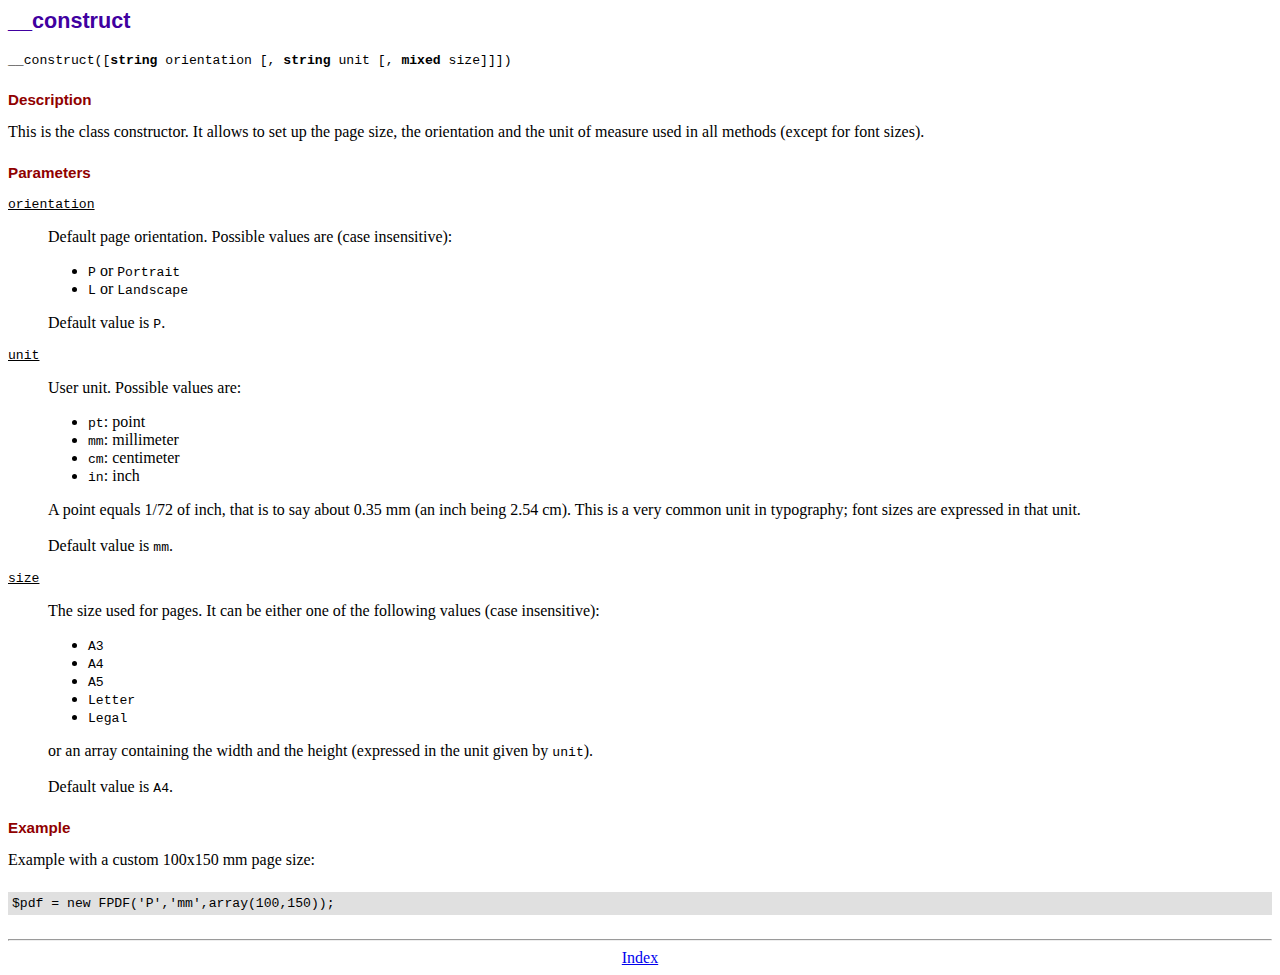
<file: Pdf/doc/__construct.htm>
<!DOCTYPE html PUBLIC "-//W3C//DTD HTML 4.01 Transitional//EN">
<html>
<head>
<meta http-equiv="Content-Type" content="text/html; charset=ISO-8859-1">
<title>__construct</title>
<link type="text/css" rel="stylesheet" href="../fpdf.css">
</head>
<body>
<h1>__construct</h1>
<code>__construct([<b>string</b> orientation [, <b>string</b> unit [, <b>mixed</b> size]]])</code>
<h2>Description</h2>
This is the class constructor. It allows to set up the page size, the orientation and the
unit of measure used in all methods (except for font sizes).
<h2>Parameters</h2>
<dl class="param">
<dt><code>orientation</code></dt>
<dd>
Default page orientation. Possible values are (case insensitive):
<ul>
<li><code>P</code> or <code>Portrait</code></li>
<li><code>L</code> or <code>Landscape</code></li>
</ul>
Default value is <code>P</code>.
</dd>
<dt><code>unit</code></dt>
<dd>
User unit. Possible values are:
<ul>
<li><code>pt</code>: point</li>
<li><code>mm</code>: millimeter</li>
<li><code>cm</code>: centimeter</li>
<li><code>in</code>: inch</li>
</ul>
A point equals 1/72 of inch, that is to say about 0.35 mm (an inch being 2.54 cm). This
is a very common unit in typography; font sizes are expressed in that unit.
<br>
<br>
Default value is <code>mm</code>.
</dd>
<dt><code>size</code></dt>
<dd>
The size used for pages. It can be either one of the following values (case insensitive):
<ul>
<li><code>A3</code></li>
<li><code>A4</code></li>
<li><code>A5</code></li>
<li><code>Letter</code></li>
<li><code>Legal</code></li>
</ul>
or an array containing the width and the height (expressed in the unit given by <code>unit</code>).<br>
<br>
Default value is <code>A4</code>.
</dd>
</dl>
<h2>Example</h2>
Example with a custom 100x150 mm page size:
<div class="doc-source">
<pre><code>$pdf = new FPDF('P','mm',array(100,150));</code></pre>
</div>
<hr style="margin-top:1.5em">
<div style="text-align:center"><a href="index.htm">Index</a></div>
</body>
</html>
</file>
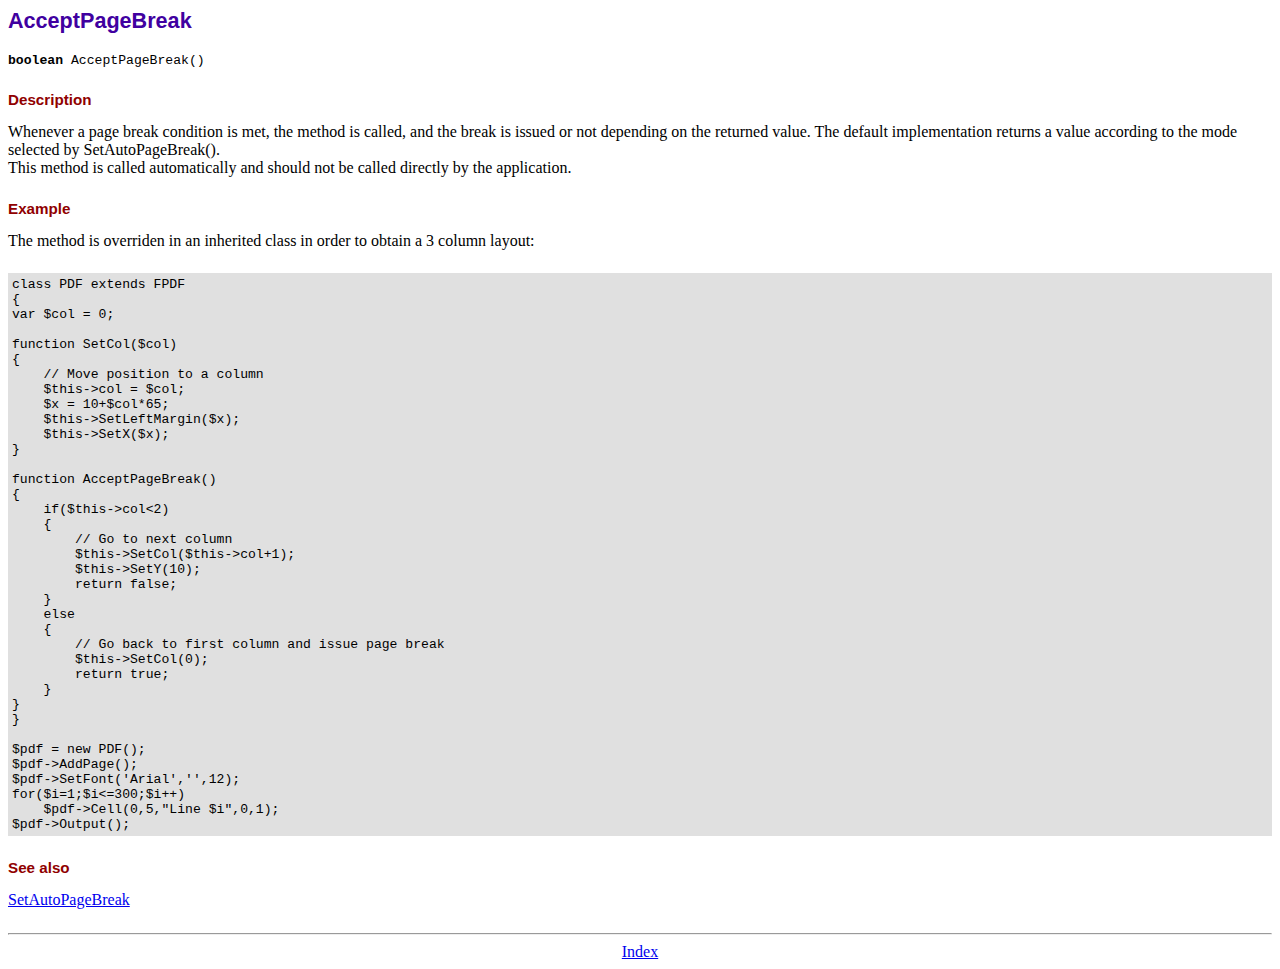
<file: Pdf/doc/acceptpagebreak.htm>
<!DOCTYPE html PUBLIC "-//W3C//DTD HTML 4.01 Transitional//EN">
<html>
<head>
<meta http-equiv="Content-Type" content="text/html; charset=ISO-8859-1">
<title>AcceptPageBreak</title>
<link type="text/css" rel="stylesheet" href="../fpdf.css">
</head>
<body>
<h1>AcceptPageBreak</h1>
<code><b>boolean</b> AcceptPageBreak()</code>
<h2>Description</h2>
Whenever a page break condition is met, the method is called, and the break is issued or not
depending on the returned value. The default implementation returns a value according to the
mode selected by SetAutoPageBreak().
<br>
This method is called automatically and should not be called directly by the application.
<h2>Example</h2>
The method is overriden in an inherited class in order to obtain a 3 column layout:
<div class="doc-source">
<pre><code>class PDF extends FPDF
{
var $col = 0;

function SetCol($col)
{
    // Move position to a column
    $this-&gt;col = $col;
    $x = 10+$col*65;
    $this-&gt;SetLeftMargin($x);
    $this-&gt;SetX($x);
}

function AcceptPageBreak()
{
    if($this-&gt;col&lt;2)
    {
        // Go to next column
        $this-&gt;SetCol($this-&gt;col+1);
        $this-&gt;SetY(10);
        return false;
    }
    else
    {
        // Go back to first column and issue page break
        $this-&gt;SetCol(0);
        return true;
    }
}
}

$pdf = new PDF();
$pdf-&gt;AddPage();
$pdf-&gt;SetFont('Arial','',12);
for($i=1;$i&lt;=300;$i++)
    $pdf-&gt;Cell(0,5,"Line $i",0,1);
$pdf-&gt;Output();</code></pre>
</div>
<h2>See also</h2>
<a href="setautopagebreak.htm">SetAutoPageBreak</a>
<hr style="margin-top:1.5em">
<div style="text-align:center"><a href="index.htm">Index</a></div>
</body>
</html>
</file>
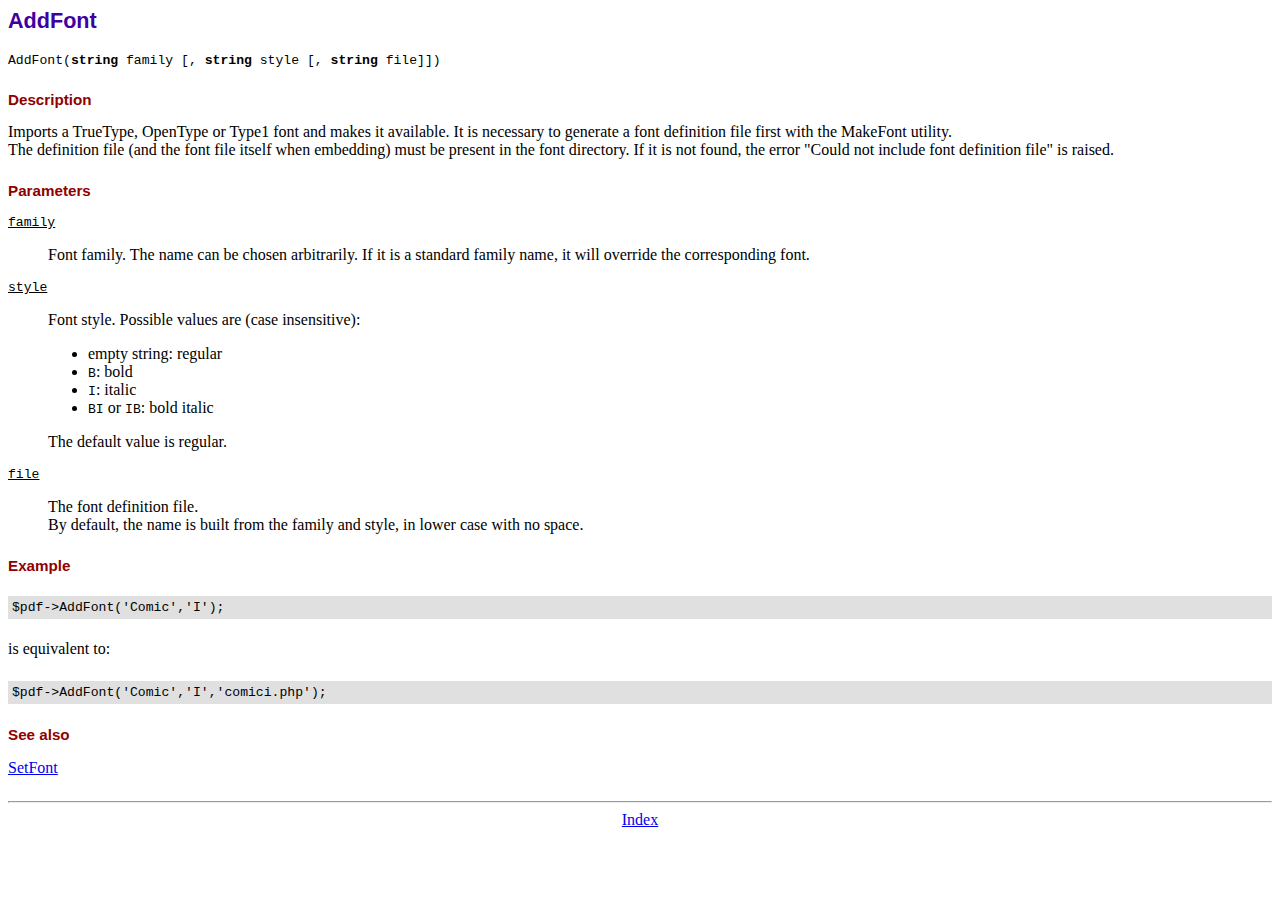
<file: Pdf/doc/addfont.htm>
<!DOCTYPE html PUBLIC "-//W3C//DTD HTML 4.01 Transitional//EN">
<html>
<head>
<meta http-equiv="Content-Type" content="text/html; charset=ISO-8859-1">
<title>AddFont</title>
<link type="text/css" rel="stylesheet" href="../fpdf.css">
</head>
<body>
<h1>AddFont</h1>
<code>AddFont(<b>string</b> family [, <b>string</b> style [, <b>string</b> file]])</code>
<h2>Description</h2>
Imports a TrueType, OpenType or Type1 font and makes it available. It is necessary to generate a font
definition file first with the MakeFont utility.
<br>
The definition file (and the font file itself when embedding) must be present in the font directory.
If it is not found, the error "Could not include font definition file" is raised.
<h2>Parameters</h2>
<dl class="param">
<dt><code>family</code></dt>
<dd>
Font family. The name can be chosen arbitrarily. If it is a standard family name, it will
override the corresponding font.
</dd>
<dt><code>style</code></dt>
<dd>
Font style. Possible values are (case insensitive):
<ul>
<li>empty string: regular</li>
<li><code>B</code>: bold</li>
<li><code>I</code>: italic</li>
<li><code>BI</code> or <code>IB</code>: bold italic</li>
</ul>
The default value is regular.
</dd>
<dt><code>file</code></dt>
<dd>
The font definition file.
<br>
By default, the name is built from the family and style, in lower case with no space.
</dd>
</dl>
<h2>Example</h2>
<div class="doc-source">
<pre><code>$pdf-&gt;AddFont('Comic','I');</code></pre>
</div>
is equivalent to:
<div class="doc-source">
<pre><code>$pdf-&gt;AddFont('Comic','I','comici.php');</code></pre>
</div>
<h2>See also</h2>
<a href="setfont.htm">SetFont</a>
<hr style="margin-top:1.5em">
<div style="text-align:center"><a href="index.htm">Index</a></div>
</body>
</html>
</file>
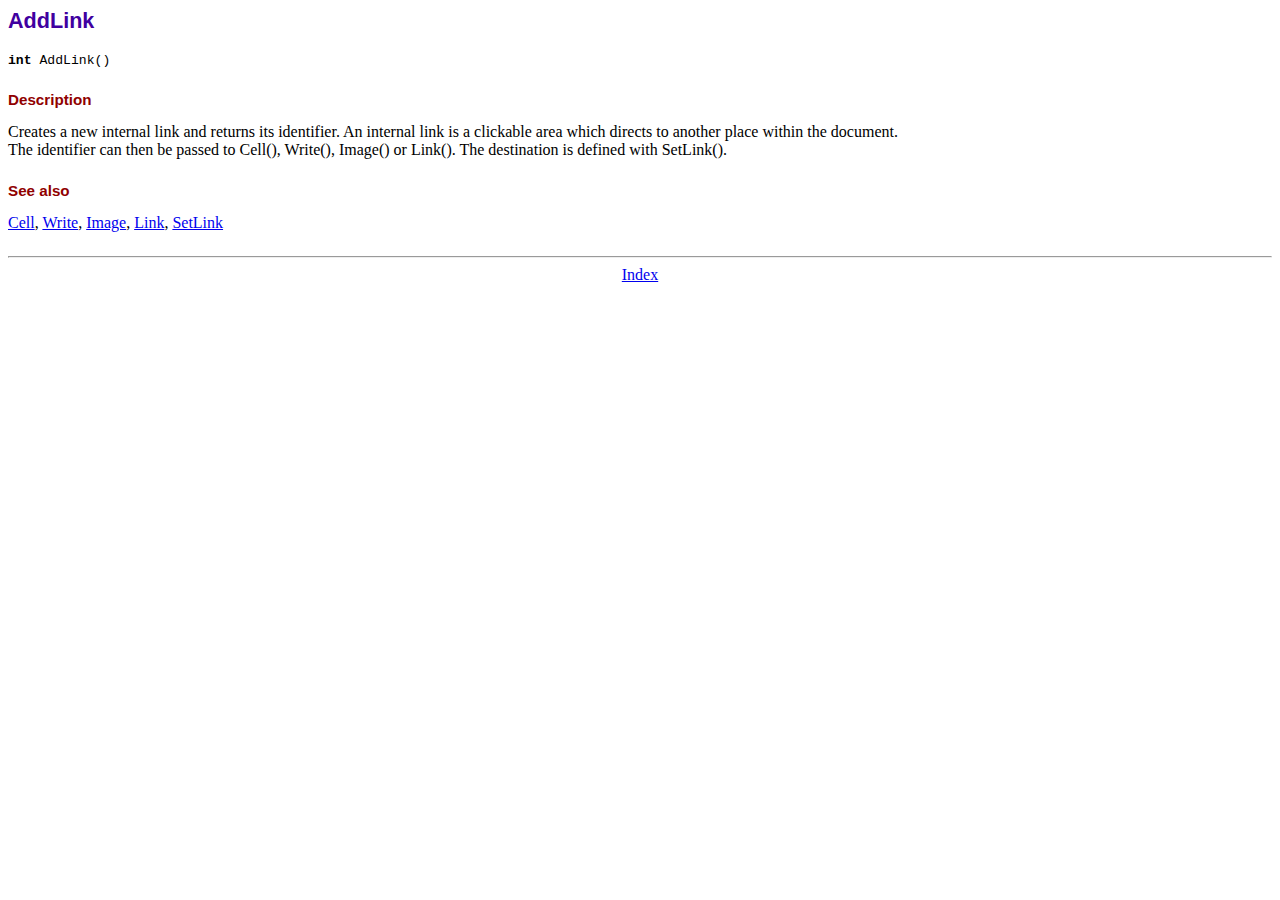
<file: Pdf/doc/addlink.htm>
<!DOCTYPE html PUBLIC "-//W3C//DTD HTML 4.01 Transitional//EN">
<html>
<head>
<meta http-equiv="Content-Type" content="text/html; charset=ISO-8859-1">
<title>AddLink</title>
<link type="text/css" rel="stylesheet" href="../fpdf.css">
</head>
<body>
<h1>AddLink</h1>
<code><b>int</b> AddLink()</code>
<h2>Description</h2>
Creates a new internal link and returns its identifier. An internal link is a clickable area
which directs to another place within the document.
<br>
The identifier can then be passed to Cell(), Write(), Image() or Link(). The destination is
defined with SetLink().
<h2>See also</h2>
<a href="cell.htm">Cell</a>,
<a href="write.htm">Write</a>,
<a href="image.htm">Image</a>,
<a href="link.htm">Link</a>,
<a href="setlink.htm">SetLink</a>
<hr style="margin-top:1.5em">
<div style="text-align:center"><a href="index.htm">Index</a></div>
</body>
</html>
</file>
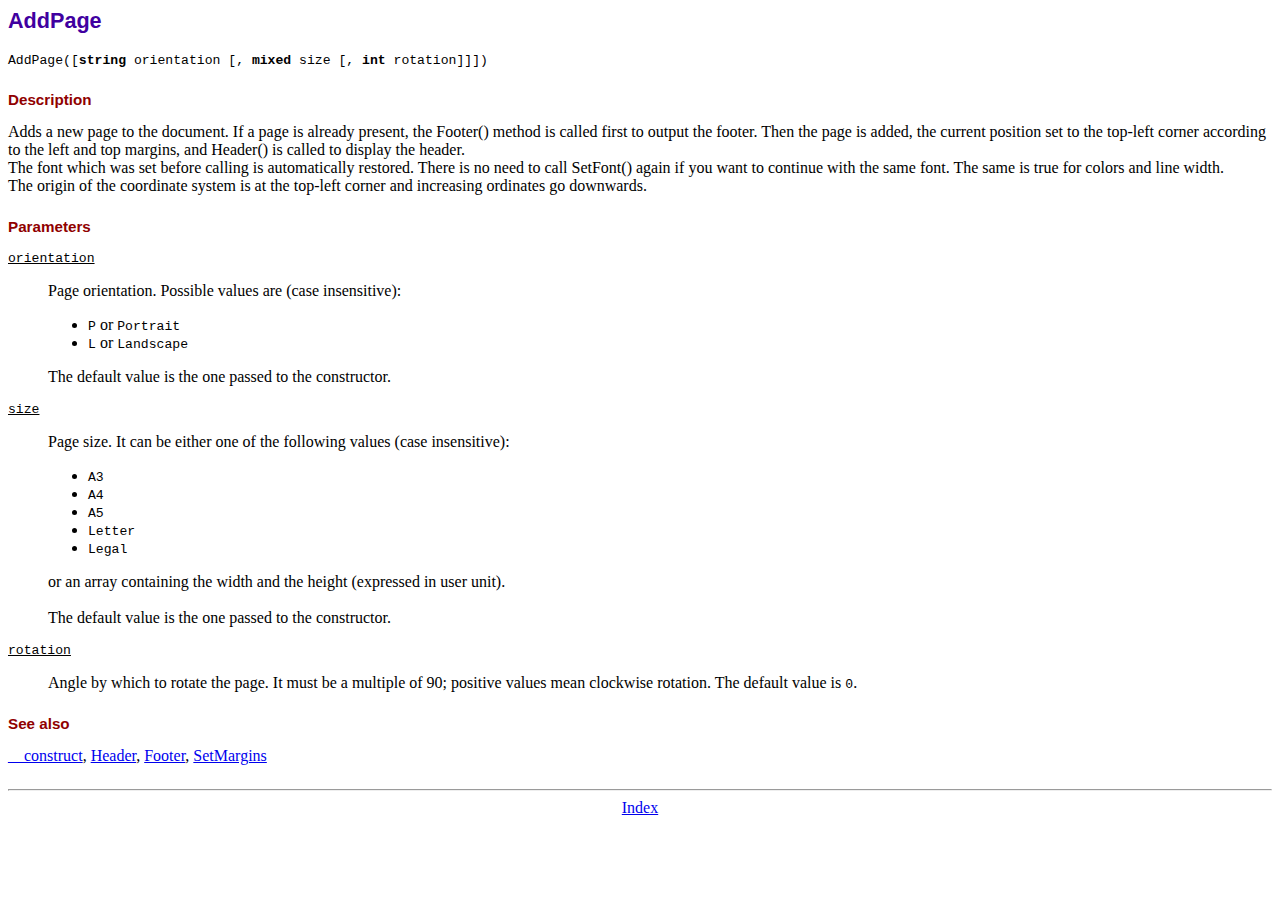
<file: Pdf/doc/addpage.htm>
<!DOCTYPE html PUBLIC "-//W3C//DTD HTML 4.01 Transitional//EN">
<html>
<head>
<meta http-equiv="Content-Type" content="text/html; charset=ISO-8859-1">
<title>AddPage</title>
<link type="text/css" rel="stylesheet" href="../fpdf.css">
</head>
<body>
<h1>AddPage</h1>
<code>AddPage([<b>string</b> orientation [, <b>mixed</b> size [, <b>int</b> rotation]]])</code>
<h2>Description</h2>
Adds a new page to the document. If a page is already present, the Footer() method is called
first to output the footer. Then the page is added, the current position set to the top-left
corner according to the left and top margins, and Header() is called to display the header.
<br>
The font which was set before calling is automatically restored. There is no need to call
SetFont() again if you want to continue with the same font. The same is true for colors and
line width.
<br>
The origin of the coordinate system is at the top-left corner and increasing ordinates go
downwards.
<h2>Parameters</h2>
<dl class="param">
<dt><code>orientation</code></dt>
<dd>
Page orientation. Possible values are (case insensitive):
<ul>
<li><code>P</code> or <code>Portrait</code></li>
<li><code>L</code> or <code>Landscape</code></li>
</ul>
The default value is the one passed to the constructor.
</dd>
<dt><code>size</code></dt>
<dd>
Page size. It can be either one of the following values (case insensitive):
<ul>
<li><code>A3</code></li>
<li><code>A4</code></li>
<li><code>A5</code></li>
<li><code>Letter</code></li>
<li><code>Legal</code></li>
</ul>
or an array containing the width and the height (expressed in user unit).<br>
<br>
The default value is the one passed to the constructor.
</dd>
<dt><code>rotation</code></dt>
<dd>
Angle by which to rotate the page. It must be a multiple of 90; positive values
mean clockwise rotation. The default value is <code>0</code>.
</dd>
</dl>
<h2>See also</h2>
<a href="__construct.htm">__construct</a>,
<a href="header.htm">Header</a>,
<a href="footer.htm">Footer</a>,
<a href="setmargins.htm">SetMargins</a>
<hr style="margin-top:1.5em">
<div style="text-align:center"><a href="index.htm">Index</a></div>
</body>
</html>
</file>
<file: admin/personas/plugins/daterangepicker/daterangepicker.css>
.daterangepicker {
  position: absolute;
  color: inherit;
  background-color: #fff;
  border-radius: 4px;
  border: 1px solid #ddd;
  width: 278px;
  max-width: none;
  padding: 0;
  margin-top: 7px;
  top: 100px;
  left: 20px;
  z-index: 3001;
  display: none;
  font-family: arial;
  font-size: 15px;
  line-height: 1em;
}

.daterangepicker:before, .daterangepicker:after {
  position: absolute;
  display: inline-block;
  border-bottom-color: rgba(0, 0, 0, 0.2);
  content: '';
}

.daterangepicker:before {
  top: -7px;
  border-right: 7px solid transparent;
  border-left: 7px solid transparent;
  border-bottom: 7px solid #ccc;
}

.daterangepicker:after {
  top: -6px;
  border-right: 6px solid transparent;
  border-bottom: 6px solid #fff;
  border-left: 6px solid transparent;
}

.daterangepicker.opensleft:before {
  right: 9px;
}

.daterangepicker.opensleft:after {
  right: 10px;
}

.daterangepicker.openscenter:before {
  left: 0;
  right: 0;
  width: 0;
  margin-left: auto;
  margin-right: auto;
}

.daterangepicker.openscenter:after {
  left: 0;
  right: 0;
  width: 0;
  margin-left: auto;
  margin-right: auto;
}

.daterangepicker.opensright:before {
  left: 9px;
}

.daterangepicker.opensright:after {
  left: 10px;
}

.daterangepicker.drop-up {
  margin-top: -7px;
}

.daterangepicker.drop-up:before {
  top: initial;
  bottom: -7px;
  border-bottom: initial;
  border-top: 7px solid #ccc;
}

.daterangepicker.drop-up:after {
  top: initial;
  bottom: -6px;
  border-bottom: initial;
  border-top: 6px solid #fff;
}

.daterangepicker.single .daterangepicker .ranges, .daterangepicker.single .drp-calendar {
  float: none;
}

.daterangepicker.single .drp-selected {
  display: none;
}

.daterangepicker.show-calendar .drp-calendar {
  display: block;
}

.daterangepicker.show-calendar .drp-buttons {
  display: block;
}

.daterangepicker.auto-apply .drp-buttons {
  display: none;
}

.daterangepicker .drp-calendar {
  display: none;
  max-width: 270px;
}

.daterangepicker .drp-calendar.left {
  padding: 8px 0 8px 8px;
}

.daterangepicker .drp-calendar.right {
  padding: 8px;
}

.daterangepicker .drp-calendar.single .calendar-table {
  border: none;
}

.daterangepicker .calendar-table .next span, .daterangepicker .calendar-table .prev span {
  color: #fff;
  border: solid black;
  border-width: 0 2px 2px 0;
  border-radius: 0;
  display: inline-block;
  padding: 3px;
}

.daterangepicker .calendar-table .next span {
  transform: rotate(-45deg);
  -webkit-transform: rotate(-45deg);
}

.daterangepicker .calendar-table .prev span {
  transform: rotate(135deg);
  -webkit-transform: rotate(135deg);
}

.daterangepicker .calendar-table th, .daterangepicker .calendar-table td {
  white-space: nowrap;
  text-align: center;
  vertical-align: middle;
  min-width: 32px;
  width: 32px;
  height: 24px;
  line-height: 24px;
  font-size: 12px;
  border-radius: 4px;
  border: 1px solid transparent;
  white-space: nowrap;
  cursor: pointer;
}

.daterangepicker .calendar-table {
  border: 1px solid #fff;
  border-radius: 4px;
  background-color: #fff;
}

.daterangepicker .calendar-table table {
  width: 100%;
  margin: 0;
  border-spacing: 0;
  border-collapse: collapse;
}

.daterangepicker td.available:hover, .daterangepicker th.available:hover {
  background-color: #eee;
  border-color: transparent;
  color: inherit;
}

.daterangepicker td.week, .daterangepicker th.week {
  font-size: 80%;
  color: #ccc;
}

.daterangepicker td.off, .daterangepicker td.off.in-range, .daterangepicker td.off.start-date, .daterangepicker td.off.end-date {
  background-color: #fff;
  border-color: transparent;
  color: #999;
}

.daterangepicker td.in-range {
  background-color: #ebf4f8;
  border-color: transparent;
  color: #000;
  border-radius: 0;
}

.daterangepicker td.start-date {
  border-radius: 4px 0 0 4px;
}

.daterangepicker td.end-date {
  border-radius: 0 4px 4px 0;
}

.daterangepicker td.start-date.end-date {
  border-radius: 4px;
}

.daterangepicker td.active, .daterangepicker td.active:hover {
  background-color: #357ebd;
  border-color: transparent;
  color: #fff;
}

.daterangepicker th.month {
  width: auto;
}

.daterangepicker td.disabled, .daterangepicker option.disabled {
  color: #999;
  cursor: not-allowed;
  text-decoration: line-through;
}

.daterangepicker select.monthselect, .daterangepicker select.yearselect {
  font-size: 12px;
  padding: 1px;
  height: auto;
  margin: 0;
  cursor: default;
}

.daterangepicker select.monthselect {
  margin-right: 2%;
  width: 56%;
}

.daterangepicker select.yearselect {
  width: 40%;
}

.daterangepicker select.hourselect, .daterangepicker select.minuteselect, .daterangepicker select.secondselect, .daterangepicker select.ampmselect {
  width: 50px;
  margin: 0 auto;
  background: #eee;
  border: 1px solid #eee;
  padding: 2px;
  outline: 0;
  font-size: 12px;
}

.daterangepicker .calendar-time {
  text-align: center;
  margin: 4px auto 0 auto;
  line-height: 30px;
  position: relative;
}

.daterangepicker .calendar-time select.disabled {
  color: #ccc;
  cursor: not-allowed;
}

.daterangepicker .drp-buttons {
  clear: both;
  text-align: right;
  padding: 8px;
  border-top: 1px solid #ddd;
  display: none;
  line-height: 12px;
  vertical-align: middle;
}

.daterangepicker .drp-selected {
  display: inline-block;
  font-size: 12px;
  padding-right: 8px;
}

.daterangepicker .drp-buttons .btn {
  margin-left: 8px;
  font-size: 12px;
  font-weight: bold;
  padding: 4px 8px;
}

.daterangepicker.show-ranges.single.rtl .drp-calendar.left {
  border-right: 1px solid #ddd;
}

.daterangepicker.show-ranges.single.ltr .drp-calendar.left {
  border-left: 1px solid #ddd;
}

.daterangepicker.show-ranges.rtl .drp-calendar.right {
  border-right: 1px solid #ddd;
}

.daterangepicker.show-ranges.ltr .drp-calendar.left {
  border-left: 1px solid #ddd;
}

.daterangepicker .ranges {
  float: none;
  text-align: left;
  margin: 0;
}

.daterangepicker.show-calendar .ranges {
  margin-top: 8px;
}

.daterangepicker .ranges ul {
  list-style: none;
  margin: 0 auto;
  padding: 0;
  width: 100%;
}

.daterangepicker .ranges li {
  font-size: 12px;
  padding: 8px 12px;
  cursor: pointer;
}

.daterangepicker .ranges li:hover {
  background-color: #eee;
}

.daterangepicker .ranges li.active {
  background-color: #08c;
  color: #fff;
}

/*  Larger Screen Styling */
@media (min-width: 564px) {
  .daterangepicker {
    width: auto;
  }

  .daterangepicker .ranges ul {
    width: 140px;
  }

  .daterangepicker.single .ranges ul {
    width: 100%;
  }

  .daterangepicker.single .drp-calendar.left {
    clear: none;
  }

  .daterangepicker.single .ranges, .daterangepicker.single .drp-calendar {
    float: left;
  }

  .daterangepicker {
    direction: ltr;
    text-align: left;
  }

  .daterangepicker .drp-calendar.left {
    clear: left;
    margin-right: 0;
  }

  .daterangepicker .drp-calendar.left .calendar-table {
    border-right: none;
    border-top-right-radius: 0;
    border-bottom-right-radius: 0;
  }

  .daterangepicker .drp-calendar.right {
    margin-left: 0;
  }

  .daterangepicker .drp-calendar.right .calendar-table {
    border-left: none;
    border-top-left-radius: 0;
    border-bottom-left-radius: 0;
  }

  .daterangepicker .drp-calendar.left .calendar-table {
    padding-right: 8px;
  }

  .daterangepicker .ranges, .daterangepicker .drp-calendar {
    float: left;
  }
}

@media (min-width: 730px) {
  .daterangepicker .ranges {
    width: auto;
  }

  .daterangepicker .ranges {
    float: left;
  }

  .daterangepicker.rtl .ranges {
    float: right;
  }

  .daterangepicker .drp-calendar.left {
    clear: none !important;
  }
}
</file>
<file: Pdf/fpdf.css>
body {font-family:"Times New Roman",serif}
h1 {font:bold 135% Arial,sans-serif; color:#4000A0; margin-bottom:0.9em}
h2 {font:bold 95% Arial,sans-serif; color:#900000; margin-top:1.5em; margin-bottom:1em}
dl.param dt {text-decoration:underline}
dl.param dd {margin-top:1em; margin-bottom:1em}
dl.param ul {margin-top:1em; margin-bottom:1em}
tt, code, kbd {font-family:"Courier New",Courier,monospace; font-size:82%}
div.source {margin-top:1.4em; margin-bottom:1.3em}
div.source pre {display:table; border:1px solid #24246A; width:100%; margin:0em; font-family:inherit; font-size:100%}
div.source code {display:block; border:1px solid #C5C5EC; background-color:#F0F5FF; padding:6px; color:#000000}
div.doc-source {margin-top:1.4em; margin-bottom:1.3em}
div.doc-source pre {display:table; width:100%; margin:0em; font-family:inherit; font-size:100%}
div.doc-source code {display:block; background-color:#E0E0E0; padding:4px}
.kw {color:#000080; font-weight:bold}
.str {color:#CC0000}
.cmt {color:#008000}
p.demo {text-align:center; margin-top:-0.9em}
a.demo {text-decoration:none; font-weight:bold; color:#0000CC}
a.demo:link {text-decoration:none; font-weight:bold; color:#0000CC}
a.demo:hover {text-decoration:none; font-weight:bold; color:#0000FF}
a.demo:active {text-decoration:none; font-weight:bold; color:#0000FF}
</file>
<file: admin/personas/plugins/jqvmap/jqvmap.min.css>
.jqvmap-label,.jqvmap-pin{pointer-events:none}.jqvmap-label{position:absolute;display:none;-webkit-border-radius:3px;-moz-border-radius:3px;border-radius:3px;background:#292929;color:#fff;font-family:sans-serif,Verdana;font-size:smaller;padding:3px}.jqvmap-zoomin,.jqvmap-zoomout{position:absolute;left:10px;-webkit-border-radius:3px;-moz-border-radius:3px;border-radius:3px;background:#000;padding:3px;color:#fff;width:10px;height:10px;cursor:pointer;line-height:10px;text-align:center}.jqvmap-zoomin{top:10px}.jqvmap-zoomout{top:30px}.jqvmap-region{cursor:pointer}.jqvmap-ajax_response{width:100%;height:500px}
</file>
<file: admin/personas/plugins/overlayScrollbars/css/OverlayScrollbars.min.css>
/*!
 * OverlayScrollbars
 * https://github.com/KingSora/OverlayScrollbars
 *
 * Version: 1.13.0
 *
 * Copyright KingSora | Rene Haas.
 * https://github.com/KingSora
 *
 * Released under the MIT license.
 * Date: 02.08.2020
 */
html.os-html,html.os-html>.os-host{display:block;overflow:hidden;box-sizing:border-box;height:100%!important;width:100%!important;min-width:100%!important;min-height:100%!important;margin:0!important;position:absolute!important}html.os-html>.os-host>.os-padding{position:absolute}body.os-dragging,body.os-dragging *{cursor:default}.os-host,.os-host-textarea{position:relative;overflow:visible!important;-webkit-box-orient:vertical;-webkit-box-direction:normal;-ms-flex-direction:column;flex-direction:column;-ms-flex-wrap:nowrap;flex-wrap:nowrap;-webkit-box-pack:start;-ms-flex-pack:start;justify-content:flex-start;-ms-flex-line-pack:start;align-content:flex-start;-webkit-box-align:start;-ms-flex-align:start;-ms-grid-row-align:flex-start;align-items:flex-start}.os-host-flexbox{overflow:hidden!important;display:-webkit-box;display:-ms-flexbox;display:flex}.os-host-flexbox>.os-size-auto-observer{height:inherit!important}.os-host-flexbox>.os-content-glue{-webkit-box-flex:1;-ms-flex-positive:1;flex-grow:1;-ms-flex-negative:0;flex-shrink:0}.os-host-flexbox>.os-size-auto-observer,.os-host-flexbox>.os-content-glue{min-height:0;min-width:0;-webkit-box-flex:0;-ms-flex-positive:0;flex-grow:0;-ms-flex-negative:1;flex-shrink:1;-ms-flex-preferred-size:auto;flex-basis:auto}#os-dummy-scrollbar-size{position:fixed;opacity:0;-ms-filter:'progid:DXImageTransform.Microsoft.Alpha(Opacity=0)';visibility:hidden;overflow:scroll;height:500px;width:500px}#os-dummy-scrollbar-size>div{width:200%;height:200%;margin:10px 0}#os-dummy-scrollbar-size:before,#os-dummy-scrollbar-size:after,.os-content:before,.os-content:after{content:'';display:table;width:.01px;height:.01px;line-height:0;font-size:0;flex-grow:0;flex-shrink:0;visibility:hidden}#os-dummy-scrollbar-size,.os-viewport{-ms-overflow-style:scrollbar!important}.os-viewport-native-scrollbars-invisible#os-dummy-scrollbar-size,.os-viewport-native-scrollbars-invisible.os-viewport{scrollbar-width:none!important}.os-viewport-native-scrollbars-invisible#os-dummy-scrollbar-size::-webkit-scrollbar,.os-viewport-native-scrollbars-invisible.os-viewport::-webkit-scrollbar,.os-viewport-native-scrollbars-invisible#os-dummy-scrollbar-size::-webkit-scrollbar-corner,.os-viewport-native-scrollbars-invisible.os-viewport::-webkit-scrollbar-corner{display:none!important;width:0!important;height:0!important;visibility:hidden!important;background:0 0!important}.os-content-glue{box-sizing:inherit;max-height:100%;max-width:100%;width:100%;pointer-events:none}.os-padding{box-sizing:inherit;direction:inherit;position:absolute;overflow:visible;padding:0;margin:0;left:0;top:0;bottom:0;right:0;width:auto!important;height:auto!important;z-index:0}.os-host-overflow>.os-padding{overflow:hidden}.os-viewport{direction:inherit!important;box-sizing:inherit!important;resize:none!important;outline:0!important;position:absolute;overflow:hidden;top:0;left:0;bottom:0;right:0;padding:0;margin:0;-webkit-overflow-scrolling:touch}.os-content-arrange{position:absolute;z-index:-1;min-height:1px;min-width:1px;pointer-events:none}.os-content{direction:inherit;box-sizing:border-box!important;position:relative;display:block;height:100%;width:100%;height:100%;width:100%;visibility:visible}.os-content>.os-textarea{box-sizing:border-box!important;direction:inherit!important;background:0 0!important;outline:0 transparent!important;overflow:hidden!important;position:absolute!important;display:block!important;top:0!important;left:0!important;margin:0!important;border-radius:0!important;float:none!important;-webkit-filter:none!important;filter:none!important;border:0!important;resize:none!important;-webkit-transform:none!important;transform:none!important;max-width:none!important;max-height:none!important;box-shadow:none!important;-webkit-perspective:none!important;perspective:none!important;opacity:1!important;z-index:1!important;clip:auto!important;vertical-align:baseline!important;padding:0}.os-host-rtl>.os-padding>.os-viewport>.os-content>.os-textarea{right:0!important}.os-content>.os-textarea-cover{z-index:-1;pointer-events:none}.os-content>.os-textarea[wrap=off]{white-space:pre!important;margin:0!important}.os-text-inherit{font-family:inherit;font-size:inherit;font-weight:inherit;font-style:inherit;font-variant:inherit;text-transform:inherit;text-decoration:inherit;text-indent:inherit;text-align:inherit;text-shadow:inherit;text-overflow:inherit;letter-spacing:inherit;word-spacing:inherit;line-height:inherit;unicode-bidi:inherit;direction:inherit;color:inherit;cursor:text}.os-resize-observer,.os-resize-observer-host{box-sizing:inherit;display:block;visibility:hidden;position:absolute;top:0;left:0;height:100%;width:100%;overflow:hidden;pointer-events:none;z-index:-1}.os-resize-observer-host{padding:inherit;border:inherit;border-color:transparent;border-style:solid;box-sizing:border-box}.os-resize-observer-host.observed{display:flex;flex-direction:column;justify-content:flex-start;align-items:flex-start}.os-resize-observer-host>.os-resize-observer,.os-resize-observer-host.observed>.os-resize-observer{height:200%;width:200%;padding:inherit;border:inherit;margin:0;display:block;box-sizing:content-box}.os-resize-observer-host.observed>.os-resize-observer,.os-resize-observer-host.observed>.os-resize-observer:before{display:flex;position:relative;flex-grow:1;flex-shrink:0;flex-basis:auto;box-sizing:border-box}.os-resize-observer-host.observed>.os-resize-observer:before{content:'';box-sizing:content-box;padding:inherit;border:inherit;margin:0}.os-size-auto-observer{box-sizing:inherit!important;height:100%;width:inherit;max-width:1px;position:relative;float:left;max-height:1px;overflow:hidden;z-index:-1;padding:0;margin:0;pointer-events:none;-webkit-box-flex:inherit;-ms-flex-positive:inherit;flex-grow:inherit;-ms-flex-negative:0;flex-shrink:0;-ms-flex-preferred-size:0;flex-basis:0}.os-size-auto-observer>.os-resize-observer{width:1000%;height:1000%;min-height:1px;min-width:1px}.os-resize-observer-item{position:absolute;top:0;right:0;bottom:0;left:0;overflow:hidden;z-index:-1;opacity:0;direction:ltr!important;-webkit-box-flex:0!important;-ms-flex:none!important;flex:none!important}.os-resize-observer-item-final{position:absolute;left:0;top:0;-webkit-transition:none!important;transition:none!important;-webkit-box-flex:0!important;-ms-flex:none!important;flex:none!important}.os-resize-observer{-webkit-animation-duration:.001s;animation-duration:.001s;-webkit-animation-name:os-resize-observer-dummy-animation;animation-name:os-resize-observer-dummy-animation}object.os-resize-observer{box-sizing:border-box!important}@-webkit-keyframes os-resize-observer-dummy-animation{0%{z-index:0}to{z-index:-1}}@keyframes os-resize-observer-dummy-animation{0%{z-index:0}to{z-index:-1}}.os-host-transition>.os-scrollbar,.os-host-transition>.os-scrollbar-corner{-webkit-transition:opacity .3s,visibility .3s,top .3s,right .3s,bottom .3s,left .3s;transition:opacity .3s,visibility .3s,top .3s,right .3s,bottom .3s,left .3s}html.os-html>.os-host>.os-scrollbar{position:absolute;z-index:999999}.os-scrollbar,.os-scrollbar-corner{position:absolute;opacity:1;-ms-filter:'progid:DXImageTransform.Microsoft.Alpha(Opacity=100)';z-index:1}.os-scrollbar-corner{bottom:0;right:0}.os-scrollbar{pointer-events:none}.os-scrollbar-track{pointer-events:auto;position:relative;height:100%;width:100%;padding:0!important;border:0!important}.os-scrollbar-handle{pointer-events:auto;position:absolute;width:100%;height:100%}.os-scrollbar-handle-off,.os-scrollbar-track-off{pointer-events:none}.os-scrollbar.os-scrollbar-unusable,.os-scrollbar.os-scrollbar-unusable *{pointer-events:none!important}.os-scrollbar.os-scrollbar-unusable .os-scrollbar-handle{opacity:0!important}.os-scrollbar-horizontal{bottom:0;left:0}.os-scrollbar-vertical{top:0;right:0}.os-host-rtl>.os-scrollbar-horizontal{right:0}.os-host-rtl>.os-scrollbar-vertical{right:auto;left:0}.os-host-rtl>.os-scrollbar-corner{right:auto;left:0}.os-scrollbar-auto-hidden,.os-padding+.os-scrollbar-corner,.os-host-resize-disabled.os-host-scrollbar-horizontal-hidden>.os-scrollbar-corner,.os-host-scrollbar-horizontal-hidden>.os-scrollbar-horizontal,.os-host-resize-disabled.os-host-scrollbar-vertical-hidden>.os-scrollbar-corner,.os-host-scrollbar-vertical-hidden>.os-scrollbar-vertical,.os-scrollbar-horizontal.os-scrollbar-auto-hidden+.os-scrollbar-vertical+.os-scrollbar-corner,.os-scrollbar-horizontal+.os-scrollbar-vertical.os-scrollbar-auto-hidden+.os-scrollbar-corner,.os-scrollbar-horizontal.os-scrollbar-auto-hidden+.os-scrollbar-vertical.os-scrollbar-auto-hidden+.os-scrollbar-corner{opacity:0;visibility:hidden;pointer-events:none}.os-scrollbar-corner-resize-both{cursor:nwse-resize}.os-host-rtl>.os-scrollbar-corner-resize-both{cursor:nesw-resize}.os-scrollbar-corner-resize-horizontal{cursor:ew-resize}.os-scrollbar-corner-resize-vertical{cursor:ns-resize}.os-dragging .os-scrollbar-corner.os-scrollbar-corner-resize{cursor:default}.os-host-resize-disabled.os-host-scrollbar-horizontal-hidden>.os-scrollbar-vertical{top:0;bottom:0}.os-host-resize-disabled.os-host-scrollbar-vertical-hidden>.os-scrollbar-horizontal,.os-host-rtl.os-host-resize-disabled.os-host-scrollbar-vertical-hidden>.os-scrollbar-horizontal{right:0;left:0}.os-scrollbar:hover,.os-scrollbar-corner.os-scrollbar-corner-resize{opacity:1!important;visibility:visible!important}.os-scrollbar-corner.os-scrollbar-corner-resize{background-image:url([data-uri]);background-repeat:no-repeat;background-position:100% 100%;pointer-events:auto!important}.os-host-rtl>.os-scrollbar-corner.os-scrollbar-corner-resize{-webkit-transform:scale(-1,1);transform:scale(-1,1)}.os-host-overflow{overflow:hidden!important}.os-theme-none>.os-scrollbar-horizontal,.os-theme-none>.os-scrollbar-vertical,.os-theme-none>.os-scrollbar-corner{display:none!important}.os-theme-none>.os-scrollbar-corner-resize{display:block!important;min-width:10px;min-height:10px}.os-theme-dark>.os-scrollbar-horizontal,.os-theme-light>.os-scrollbar-horizontal{right:10px;height:10px}.os-theme-dark>.os-scrollbar-vertical,.os-theme-light>.os-scrollbar-vertical{bottom:10px;width:10px}.os-theme-dark.os-host-rtl>.os-scrollbar-horizontal,.os-theme-light.os-host-rtl>.os-scrollbar-horizontal{left:10px;right:0}.os-theme-dark>.os-scrollbar-corner,.os-theme-light>.os-scrollbar-corner{height:10px;width:10px}.os-theme-dark>.os-scrollbar-corner,.os-theme-light>.os-scrollbar-corner{background-color:transparent}.os-theme-dark>.os-scrollbar,.os-theme-light>.os-scrollbar{padding:2px;box-sizing:border-box;background:0 0}.os-theme-dark>.os-scrollbar.os-scrollbar-unusable,.os-theme-light>.os-scrollbar.os-scrollbar-unusable{background:0 0}.os-theme-dark>.os-scrollbar>.os-scrollbar-track,.os-theme-light>.os-scrollbar>.os-scrollbar-track{background:0 0}.os-theme-dark>.os-scrollbar-horizontal>.os-scrollbar-track>.os-scrollbar-handle,.os-theme-light>.os-scrollbar-horizontal>.os-scrollbar-track>.os-scrollbar-handle{min-width:30px}.os-theme-dark>.os-scrollbar-vertical>.os-scrollbar-track>.os-scrollbar-handle,.os-theme-light>.os-scrollbar-vertical>.os-scrollbar-track>.os-scrollbar-handle{min-height:30px}.os-theme-dark.os-host-transition>.os-scrollbar>.os-scrollbar-track>.os-scrollbar-handle,.os-theme-light.os-host-transition>.os-scrollbar>.os-scrollbar-track>.os-scrollbar-handle{-webkit-transition:background-color .3s;transition:background-color .3s}.os-theme-dark>.os-scrollbar>.os-scrollbar-track>.os-scrollbar-handle,.os-theme-light>.os-scrollbar>.os-scrollbar-track>.os-scrollbar-handle,.os-theme-dark>.os-scrollbar>.os-scrollbar-track,.os-theme-light>.os-scrollbar>.os-scrollbar-track{border-radius:10px}.os-theme-dark>.os-scrollbar>.os-scrollbar-track>.os-scrollbar-handle{background:rgba(0,0,0,.4)}.os-theme-light>.os-scrollbar>.os-scrollbar-track>.os-scrollbar-handle{background:rgba(255,255,255,.4)}.os-theme-dark>.os-scrollbar:hover>.os-scrollbar-track>.os-scrollbar-handle{background:rgba(0,0,0,.55)}.os-theme-light>.os-scrollbar:hover>.os-scrollbar-track>.os-scrollbar-handle{background:rgba(255,255,255,.55)}.os-theme-dark>.os-scrollbar>.os-scrollbar-track>.os-scrollbar-handle.active{background:rgba(0,0,0,.7)}.os-theme-light>.os-scrollbar>.os-scrollbar-track>.os-scrollbar-handle.active{background:rgba(255,255,255,.7)}.os-theme-dark>.os-scrollbar-horizontal .os-scrollbar-handle:before,.os-theme-dark>.os-scrollbar-vertical .os-scrollbar-handle:before,.os-theme-light>.os-scrollbar-horizontal .os-scrollbar-handle:before,.os-theme-light>.os-scrollbar-vertical .os-scrollbar-handle:before{content:'';position:absolute;left:0;right:0;top:0;bottom:0;display:block}.os-theme-dark.os-host-scrollbar-horizontal-hidden>.os-scrollbar-horizontal .os-scrollbar-handle:before,.os-theme-dark.os-host-scrollbar-vertical-hidden>.os-scrollbar-vertical .os-scrollbar-handle:before,.os-theme-light.os-host-scrollbar-horizontal-hidden>.os-scrollbar-horizontal .os-scrollbar-handle:before,.os-theme-light.os-host-scrollbar-vertical-hidden>.os-scrollbar-vertical .os-scrollbar-handle:before{display:none}.os-theme-dark>.os-scrollbar-horizontal .os-scrollbar-handle:before,.os-theme-light>.os-scrollbar-horizontal .os-scrollbar-handle:before{top:-6px;bottom:-2px}.os-theme-dark>.os-scrollbar-vertical .os-scrollbar-handle:before,.os-theme-light>.os-scrollbar-vertical .os-scrollbar-handle:before{left:-6px;right:-2px}.os-host-rtl.os-theme-dark>.os-scrollbar-vertical .os-scrollbar-handle:before,.os-host-rtl.os-theme-light>.os-scrollbar-vertical .os-scrollbar-handle:before{right:-6px;left:-2px}
</file>
<file: admin/personas/plugins/summernote/summernote-bs4.min.css>
@font-face{font-family:summernote;font-style:normal;font-weight:400;font-display:auto;src:url(font/summernote.eot);src:url(font/summernote.eot?#iefix) format("embedded-opentype"),url(font/summernote.woff2) format("woff2"),url(font/summernote.woff) format("woff"),url(font/summernote.ttf) format("truetype")}[class*=" note-icon"]:before,[class^=note-icon]:before{display:inline-block;font-family:summernote;font-style:normal;font-size:inherit;text-decoration:inherit;text-rendering:auto;text-transform:none;vertical-align:middle;-moz-osx-font-smoothing:grayscale;-webkit-font-smoothing:antialiased;speak:none}.note-icon-fw{text-align:center;width:1.25em}.note-icon-border{border:.08em solid #eee;border-radius:.1em;padding:.2em .25em .15em}.note-icon-pull-left{float:left}.note-icon-pull-right{float:right}.note-icon.note-icon-pull-left{margin-right:.3em}.note-icon.note-icon-pull-right{margin-left:.3em}.note-icon-align:before{content:""}.note-icon-align-center:before{content:""}.note-icon-align-indent:before{content:""}.note-icon-align-justify:before{content:""}.note-icon-align-left:before{content:""}.note-icon-align-outdent:before{content:""}.note-icon-align-right:before{content:""}.note-icon-arrow-circle-down:before{content:""}.note-icon-arrow-circle-left:before{content:""}.note-icon-arrow-circle-right:before{content:""}.note-icon-arrow-circle-up:before{content:""}.note-icon-arrows-alt:before{content:""}.note-icon-arrows-h:before{content:""}.note-icon-arrows-v:before{content:""}.note-icon-bold:before{content:""}.note-icon-caret:before{content:""}.note-icon-chain-broken:before{content:""}.note-icon-circle:before{content:""}.note-icon-close:before{content:""}.note-icon-code:before{content:""}.note-icon-col-after:before{content:""}.note-icon-col-before:before{content:""}.note-icon-col-remove:before{content:""}.note-icon-eraser:before{content:""}.note-icon-float-left:before{content:""}.note-icon-float-none:before{content:""}.note-icon-float-right:before{content:""}.note-icon-font:before{content:""}.note-icon-frame:before{content:""}.note-icon-italic:before{content:""}.note-icon-link:before{content:""}.note-icon-magic:before{content:""}.note-icon-menu-check:before{content:""}.note-icon-minus:before{content:""}.note-icon-orderedlist:before{content:""}.note-icon-pencil:before{content:""}.note-icon-picture:before{content:""}.note-icon-question:before{content:""}.note-icon-redo:before{content:""}.note-icon-rollback:before{content:""}.note-icon-row-above:before{content:""}.note-icon-row-below:before{content:""}.note-icon-row-remove:before{content:""}.note-icon-special-character:before{content:""}.note-icon-square:before{content:""}.note-icon-strikethrough:before{content:""}.note-icon-subscript:before{content:""}.note-icon-summernote:before{content:""}.note-icon-superscript:before{content:""}.note-icon-table:before{content:""}.note-icon-text-height:before{content:""}.note-icon-trash:before{content:""}.note-icon-underline:before{content:""}.note-icon-undo:before{content:""}.note-icon-unorderedlist:before{content:""}.note-icon-video:before{content:""}.note-editor{position:relative}.note-editor .note-dropzone{position:absolute;display:none;z-index:100;color:#87cefa;background-color:#fff;opacity:.95}.note-editor .note-dropzone .note-dropzone-message{display:table-cell;vertical-align:middle;text-align:center;font-size:28px;font-weight:700}.note-editor .note-dropzone.hover{color:#098ddf}.note-editor.dragover .note-dropzone{display:table}.note-editor .note-editing-area{position:relative}.note-editor .note-editing-area .note-editable{outline:none}.note-editor .note-editing-area .note-editable sup{vertical-align:super}.note-editor .note-editing-area .note-editable sub{vertical-align:sub}.note-editor .note-editing-area .note-editable img.note-float-left{margin-right:10px}.note-editor .note-editing-area .note-editable img.note-float-right{margin-left:10px}.note-editor.note-airframe,.note-editor.note-frame{border:1px solid rgba(0,0,0,.2)}.note-editor.note-airframe.codeview .note-editing-area .note-editable,.note-editor.note-frame.codeview .note-editing-area .note-editable{display:none}.note-editor.note-airframe.codeview .note-editing-area .note-codable,.note-editor.note-frame.codeview .note-editing-area .note-codable{display:block}.note-editor.note-airframe .note-editing-area,.note-editor.note-frame .note-editing-area{overflow:hidden}.note-editor.note-airframe .note-editing-area .note-editable,.note-editor.note-frame .note-editing-area .note-editable{padding:10px;overflow:auto;word-wrap:break-word}.note-editor.note-airframe .note-editing-area .note-editable[contenteditable=false],.note-editor.note-frame .note-editing-area .note-editable[contenteditable=false]{background-color:hsla(0,0%,50.2%,.11)}.note-editor.note-airframe .note-editing-area .note-codable,.note-editor.note-frame .note-editing-area .note-codable{display:none;width:100%;padding:10px;border:none;box-shadow:none;font-family:Menlo,Monaco,monospace,sans-serif;font-size:14px;color:#ccc;background-color:#222;resize:none;outline:none;-ms-box-sizing:border-box;box-sizing:border-box;border-radius:0;margin-bottom:0}.note-editor.note-airframe.fullscreen,.note-editor.note-frame.fullscreen{position:fixed;top:0;left:0;width:100%!important;z-index:1050}.note-editor.note-airframe.fullscreen .note-resizebar,.note-editor.note-frame.fullscreen .note-resizebar{display:none}.note-editor.note-airframe .note-status-output,.note-editor.note-frame .note-status-output{display:block;width:100%;font-size:14px;line-height:1.42857143;height:20px;margin-bottom:0;color:#000;border:0;border-top:1px solid #e2e2e2}.note-editor.note-airframe .note-status-output:empty,.note-editor.note-frame .note-status-output:empty{height:0;border-top:0 solid transparent}.note-editor.note-airframe .note-status-output .pull-right,.note-editor.note-frame .note-status-output .pull-right{float:right!important}.note-editor.note-airframe .note-status-output .text-muted,.note-editor.note-frame .note-status-output .text-muted{color:#777}.note-editor.note-airframe .note-status-output .text-primary,.note-editor.note-frame .note-status-output .text-primary{color:#286090}.note-editor.note-airframe .note-status-output .text-success,.note-editor.note-frame .note-status-output .text-success{color:#3c763d}.note-editor.note-airframe .note-status-output .text-info,.note-editor.note-frame .note-status-output .text-info{color:#31708f}.note-editor.note-airframe .note-status-output .text-warning,.note-editor.note-frame .note-status-output .text-warning{color:#8a6d3b}.note-editor.note-airframe .note-status-output .text-danger,.note-editor.note-frame .note-status-output .text-danger{color:#a94442}.note-editor.note-airframe .note-status-output .alert,.note-editor.note-frame .note-status-output .alert{margin:-7px 0 0;padding:7px 10px 2px;border-radius:0;color:#000;background-color:#f5f5f5}.note-editor.note-airframe .note-status-output .alert .note-icon,.note-editor.note-frame .note-status-output .alert .note-icon{margin-right:5px}.note-editor.note-airframe .note-status-output .alert-success,.note-editor.note-frame .note-status-output .alert-success{color:#3c763d!important;background-color:#dff0d8!important}.note-editor.note-airframe .note-status-output .alert-info,.note-editor.note-frame .note-status-output .alert-info{color:#31708f!important;background-color:#d9edf7!important}.note-editor.note-airframe .note-status-output .alert-warning,.note-editor.note-frame .note-status-output .alert-warning{color:#8a6d3b!important;background-color:#fcf8e3!important}.note-editor.note-airframe .note-status-output .alert-danger,.note-editor.note-frame .note-status-output .alert-danger{color:#a94442!important;background-color:#f2dede!important}.note-editor.note-airframe .note-statusbar,.note-editor.note-frame .note-statusbar{background-color:hsla(0,0%,50.2%,.11);border-bottom-left-radius:4px;border-bottom-right-radius:4px;border-top:1px solid rgba(0,0,0,.2)}.note-editor.note-airframe .note-statusbar .note-resizebar,.note-editor.note-frame .note-statusbar .note-resizebar{padding-top:1px;height:9px;width:100%;cursor:ns-resize}.note-editor.note-airframe .note-statusbar .note-resizebar .note-icon-bar,.note-editor.note-frame .note-statusbar .note-resizebar .note-icon-bar{width:20px;margin:1px auto;border-top:1px solid rgba(0,0,0,.2)}.note-editor.note-airframe .note-statusbar.locked .note-resizebar,.note-editor.note-frame .note-statusbar.locked .note-resizebar{cursor:default}.note-editor.note-airframe .note-statusbar.locked .note-resizebar .note-icon-bar,.note-editor.note-frame .note-statusbar.locked .note-resizebar .note-icon-bar{display:none}.note-editor.note-airframe .note-placeholder,.note-editor.note-frame .note-placeholder{padding:10px}.note-editor.note-airframe{border:0}.note-editor.note-airframe .note-editing-area .note-editable{padding:0}.note-popover.popover{display:none;max-width:none}.note-popover.popover .popover-content a{display:inline-block;max-width:200px;overflow:hidden;text-overflow:ellipsis;white-space:nowrap;vertical-align:middle}.note-popover.popover .arrow{left:20px!important}.note-toolbar{position:relative}.note-editor .note-toolbar,.note-popover .popover-content{margin:0;padding:0 0 5px 5px}.note-editor .note-toolbar>.note-btn-group,.note-popover .popover-content>.note-btn-group{margin-top:5px;margin-left:0;margin-right:5px}.note-editor .note-toolbar .note-btn-group .note-table,.note-popover .popover-content .note-btn-group .note-table{min-width:0;padding:5px}.note-editor .note-toolbar .note-btn-group .note-table .note-dimension-picker,.note-popover .popover-content .note-btn-group .note-table .note-dimension-picker{font-size:18px}.note-editor .note-toolbar .note-btn-group .note-table .note-dimension-picker .note-dimension-picker-mousecatcher,.note-popover .popover-content .note-btn-group .note-table .note-dimension-picker .note-dimension-picker-mousecatcher{position:absolute!important;z-index:3;width:10em;height:10em;cursor:pointer}.note-editor .note-toolbar .note-btn-group .note-table .note-dimension-picker .note-dimension-picker-unhighlighted,.note-popover .popover-content .note-btn-group .note-table .note-dimension-picker .note-dimension-picker-unhighlighted{position:relative!important;z-index:1;width:5em;height:5em;background:url("[data-uri]") repeat}.note-editor .note-toolbar .note-btn-group .note-table .note-dimension-picker .note-dimension-picker-highlighted,.note-popover .popover-content .note-btn-group .note-table .note-dimension-picker .note-dimension-picker-highlighted{position:absolute!important;z-index:2;width:1em;height:1em;background:url("[data-uri]") repeat}.note-editor .note-toolbar .note-style .dropdown-style blockquote,.note-editor .note-toolbar .note-style .dropdown-style pre,.note-popover .popover-content .note-style .dropdown-style blockquote,.note-popover .popover-content .note-style .dropdown-style pre{margin:0;padding:5px 10px}.note-editor .note-toolbar .note-style .dropdown-style h1,.note-editor .note-toolbar .note-style .dropdown-style h2,.note-editor .note-toolbar .note-style .dropdown-style h3,.note-editor .note-toolbar .note-style .dropdown-style h4,.note-editor .note-toolbar .note-style .dropdown-style h5,.note-editor .note-toolbar .note-style .dropdown-style h6,.note-editor .note-toolbar .note-style .dropdown-style p,.note-popover .popover-content .note-style .dropdown-style h1,.note-popover .popover-content .note-style .dropdown-style h2,.note-popover .popover-content .note-style .dropdown-style h3,.note-popover .popover-content .note-style .dropdown-style h4,.note-popover .popover-content .note-style .dropdown-style h5,.note-popover .popover-content .note-style .dropdown-style h6,.note-popover .popover-content .note-style .dropdown-style p{margin:0;padding:0}.note-editor .note-toolbar .note-color-all .note-dropdown-menu,.note-popover .popover-content .note-color-all .note-dropdown-menu{min-width:337px}.note-editor .note-toolbar .note-color .dropdown-toggle,.note-popover .popover-content .note-color .dropdown-toggle{width:20px;padding-left:5px}.note-editor .note-toolbar .note-color .note-dropdown-menu .note-palette,.note-popover .popover-content .note-color .note-dropdown-menu .note-palette{display:inline-block;margin:0;width:160px}.note-editor .note-toolbar .note-color .note-dropdown-menu .note-palette:first-child,.note-popover .popover-content .note-color .note-dropdown-menu .note-palette:first-child{margin:0 5px}.note-editor .note-toolbar .note-color .note-dropdown-menu .note-palette .note-palette-title,.note-popover .popover-content .note-color .note-dropdown-menu .note-palette .note-palette-title{font-size:12px;margin:2px 7px;text-align:center;border-bottom:1px solid #eee}.note-editor .note-toolbar .note-color .note-dropdown-menu .note-palette .note-color-reset,.note-editor .note-toolbar .note-color .note-dropdown-menu .note-palette .note-color-select,.note-popover .popover-content .note-color .note-dropdown-menu .note-palette .note-color-reset,.note-popover .popover-content .note-color .note-dropdown-menu .note-palette .note-color-select{font-size:11px;margin:3px;padding:0 3px;cursor:pointer;width:100%;border-radius:5px}.note-editor .note-toolbar .note-color .note-dropdown-menu .note-palette .note-color-reset:hover,.note-editor .note-toolbar .note-color .note-dropdown-menu .note-palette .note-color-select:hover,.note-popover .popover-content .note-color .note-dropdown-menu .note-palette .note-color-reset:hover,.note-popover .popover-content .note-color .note-dropdown-menu .note-palette .note-color-select:hover{background:#eee}.note-editor .note-toolbar .note-color .note-dropdown-menu .note-palette .note-color-row,.note-popover .popover-content .note-color .note-dropdown-menu .note-palette .note-color-row{height:20px}.note-editor .note-toolbar .note-color .note-dropdown-menu .note-palette .note-color-select-btn,.note-popover .popover-content .note-color .note-dropdown-menu .note-palette .note-color-select-btn{display:none}.note-editor .note-toolbar .note-color .note-dropdown-menu .note-palette .note-holder-custom .note-color-btn,.note-popover .popover-content .note-color .note-dropdown-menu .note-palette .note-holder-custom .note-color-btn{border:1px solid #eee}.note-editor .note-toolbar .note-para .note-dropdown-menu,.note-popover .popover-content .note-para .note-dropdown-menu{min-width:228px;padding:5px}.note-editor .note-toolbar .note-para .note-dropdown-menu>div+div,.note-popover .popover-content .note-para .note-dropdown-menu>div+div{margin-left:5px}.note-editor .note-toolbar .note-dropdown-menu,.note-popover .popover-content .note-dropdown-menu{min-width:160px}.note-editor .note-toolbar .note-dropdown-menu.right,.note-popover .popover-content .note-dropdown-menu.right{right:0;left:auto}.note-editor .note-toolbar .note-dropdown-menu.right:before,.note-popover .popover-content .note-dropdown-menu.right:before{right:9px;left:auto!important}.note-editor .note-toolbar .note-dropdown-menu.right:after,.note-popover .popover-content .note-dropdown-menu.right:after{right:10px;left:auto!important}.note-editor .note-toolbar .note-dropdown-menu.note-check a i,.note-popover .popover-content .note-dropdown-menu.note-check a i{color:#00bfff;visibility:hidden}.note-editor .note-toolbar .note-dropdown-menu.note-check a.checked i,.note-popover .popover-content .note-dropdown-menu.note-check a.checked i{visibility:visible}.note-editor .note-toolbar .note-fontsize-10,.note-popover .popover-content .note-fontsize-10{font-size:10px}.note-editor .note-toolbar .note-color-palette,.note-popover .popover-content .note-color-palette{line-height:1}.note-editor .note-toolbar .note-color-palette div .note-color-btn,.note-popover .popover-content .note-color-palette div .note-color-btn{width:20px;height:20px;padding:0;margin:0;border:0;border-radius:0}.note-editor .note-toolbar .note-color-palette div .note-color-btn:hover,.note-popover .popover-content .note-color-palette div .note-color-btn:hover{transform:scale(1.2);transition:all .2s}.note-modal .modal-dialog{outline:0;border-radius:5px;box-shadow:0 3px 9px rgba(0,0,0,.5)}.note-modal .form-group{margin-left:0;margin-right:0}.note-modal .note-modal-form{margin:0}.note-modal .note-image-dialog .note-dropzone{min-height:100px;font-size:30px;line-height:4;color:#d3d3d3;text-align:center;border:4px dashed #d3d3d3;margin-bottom:10px}@-moz-document url-prefix(){.note-modal .note-image-input{height:auto}}.note-placeholder{position:absolute;display:none;color:grey}.note-handle .note-control-selection{position:absolute;display:none;border:1px solid #000}.note-handle .note-control-selection>div{position:absolute}.note-handle .note-control-selection .note-control-selection-bg{width:100%;height:100%;background-color:#000;-webkit-opacity:.3;-khtml-opacity:.3;-moz-opacity:.3;opacity:.3;-ms-filter:progid:DXImageTransform.Microsoft.Alpha(opacity=30);filter:alpha(opacity=30)}.note-handle .note-control-selection .note-control-handle,.note-handle .note-control-selection .note-control-holder,.note-handle .note-control-selection .note-control-sizing{width:7px;height:7px;border:1px solid #000}.note-handle .note-control-selection .note-control-sizing{background-color:#000}.note-handle .note-control-selection .note-control-nw{top:-5px;left:-5px;border-right:none;border-bottom:none}.note-handle .note-control-selection .note-control-ne{top:-5px;right:-5px;border-bottom:none;border-left:none}.note-handle .note-control-selection .note-control-sw{bottom:-5px;left:-5px;border-top:none;border-right:none}.note-handle .note-control-selection .note-control-se{right:-5px;bottom:-5px;cursor:se-resize}.note-handle .note-control-selection .note-control-se.note-control-holder{cursor:default;border-top:none;border-left:none}.note-handle .note-control-selection .note-control-selection-info{right:0;bottom:0;padding:5px;margin:5px;color:#fff;background-color:#000;font-size:12px;border-radius:5px;-webkit-opacity:.7;-khtml-opacity:.7;-moz-opacity:.7;opacity:.7;-ms-filter:progid:DXImageTransform.Microsoft.Alpha(opacity=70);filter:alpha(opacity=70)}.note-hint-popover{min-width:100px;padding:2px}.note-hint-popover .popover-content{padding:3px;max-height:150px;overflow:auto}.note-hint-popover .popover-content .note-hint-group .note-hint-item{display:block!important;padding:3px}.note-hint-popover .popover-content .note-hint-group .note-hint-item.active,.note-hint-popover .popover-content .note-hint-group .note-hint-item:hover{display:block;clear:both;font-weight:400;line-height:1.4;color:#fff;white-space:nowrap;text-decoration:none;background-color:#428bca;outline:0;cursor:pointer}.note-toolbar{background:hsla(0,0%,50.2%,.11)}.note-btn-group .note-btn{border-color:rgba(0,0,0,.2);padding:.28rem .65rem;font-size:13px}
</file>
